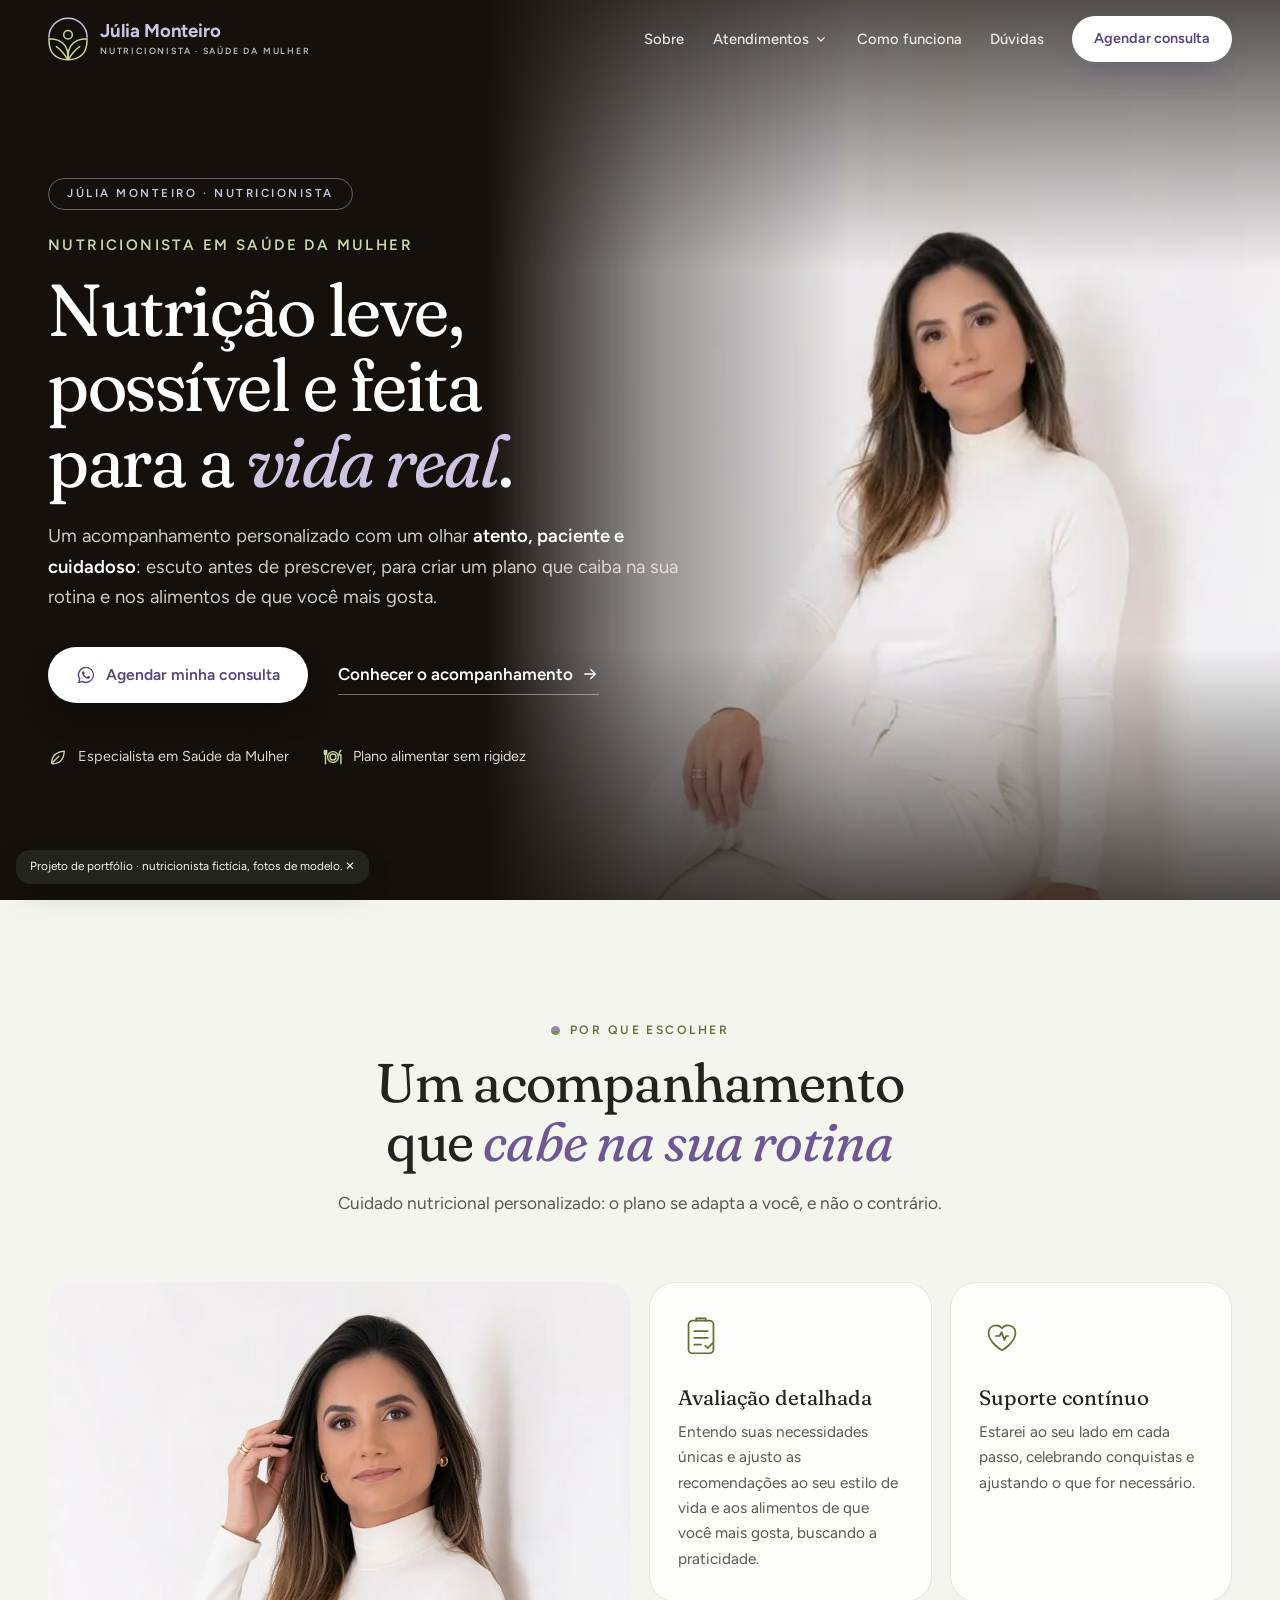
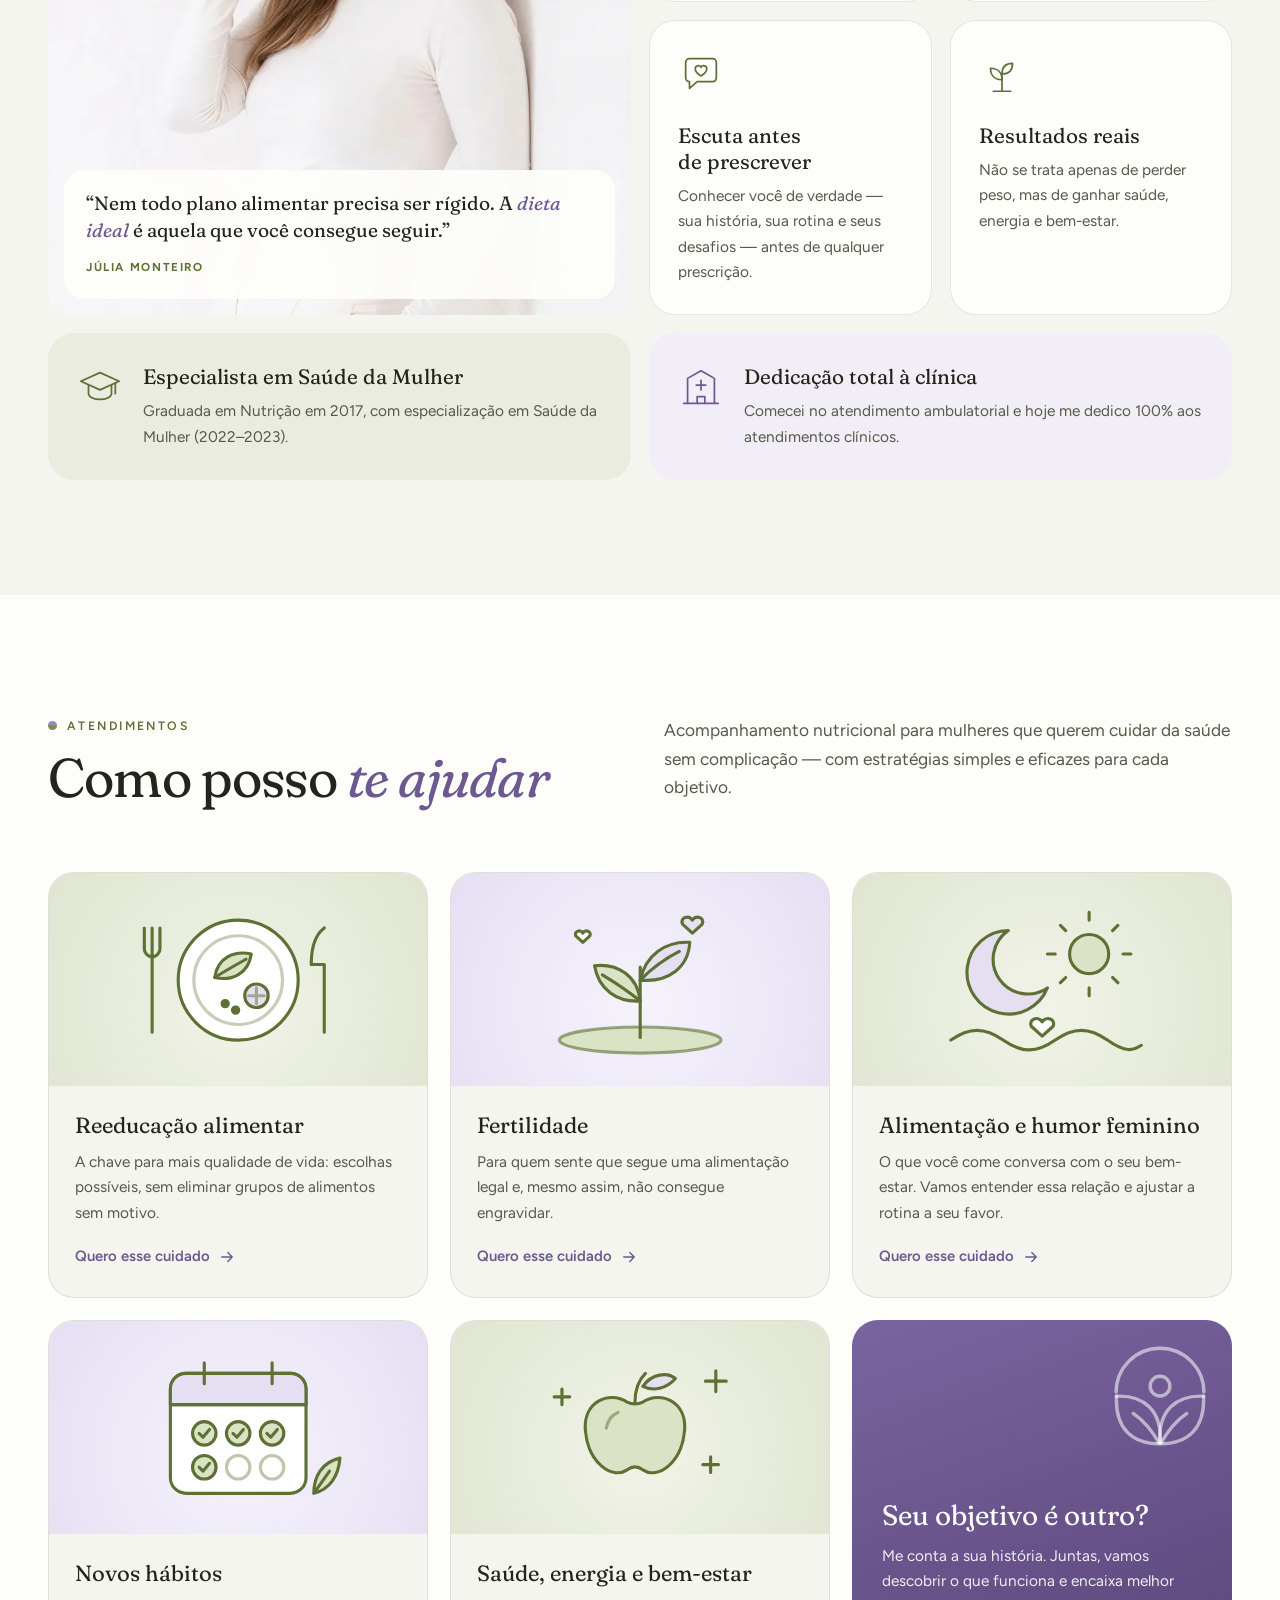
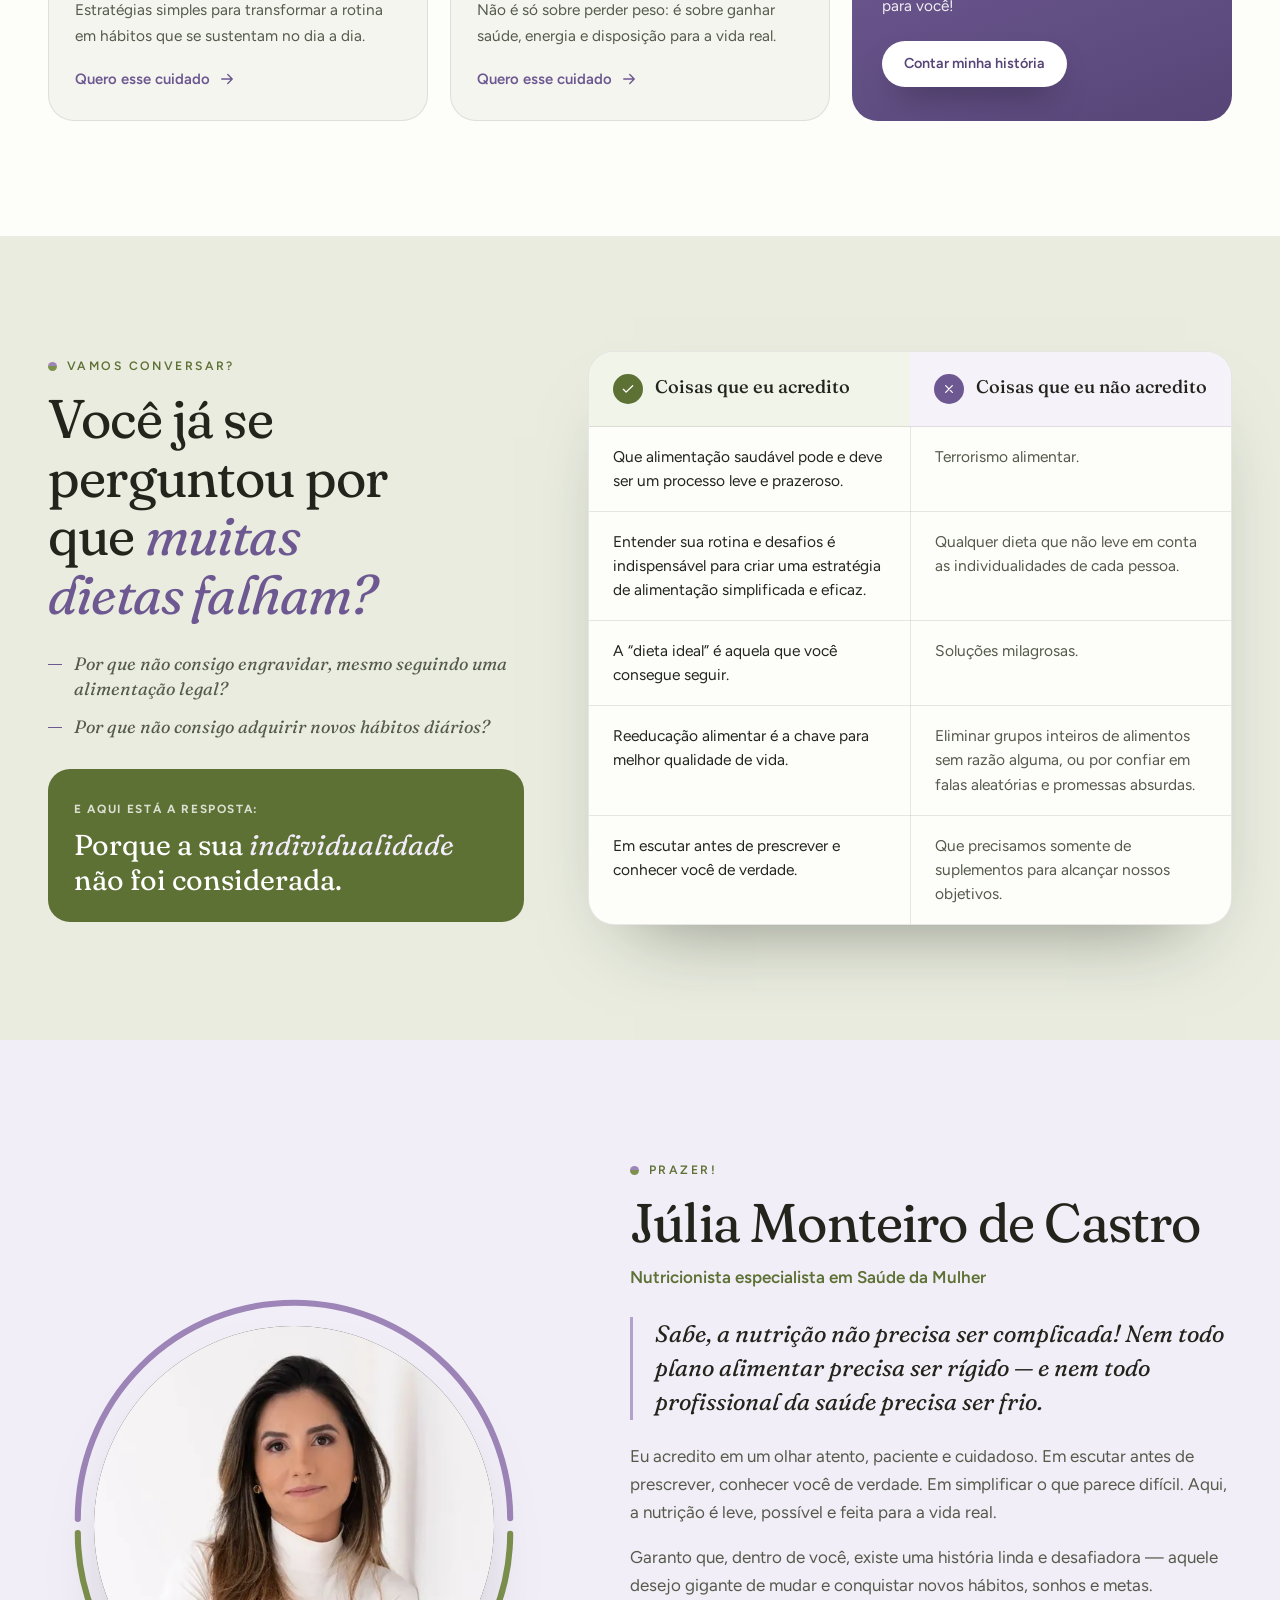
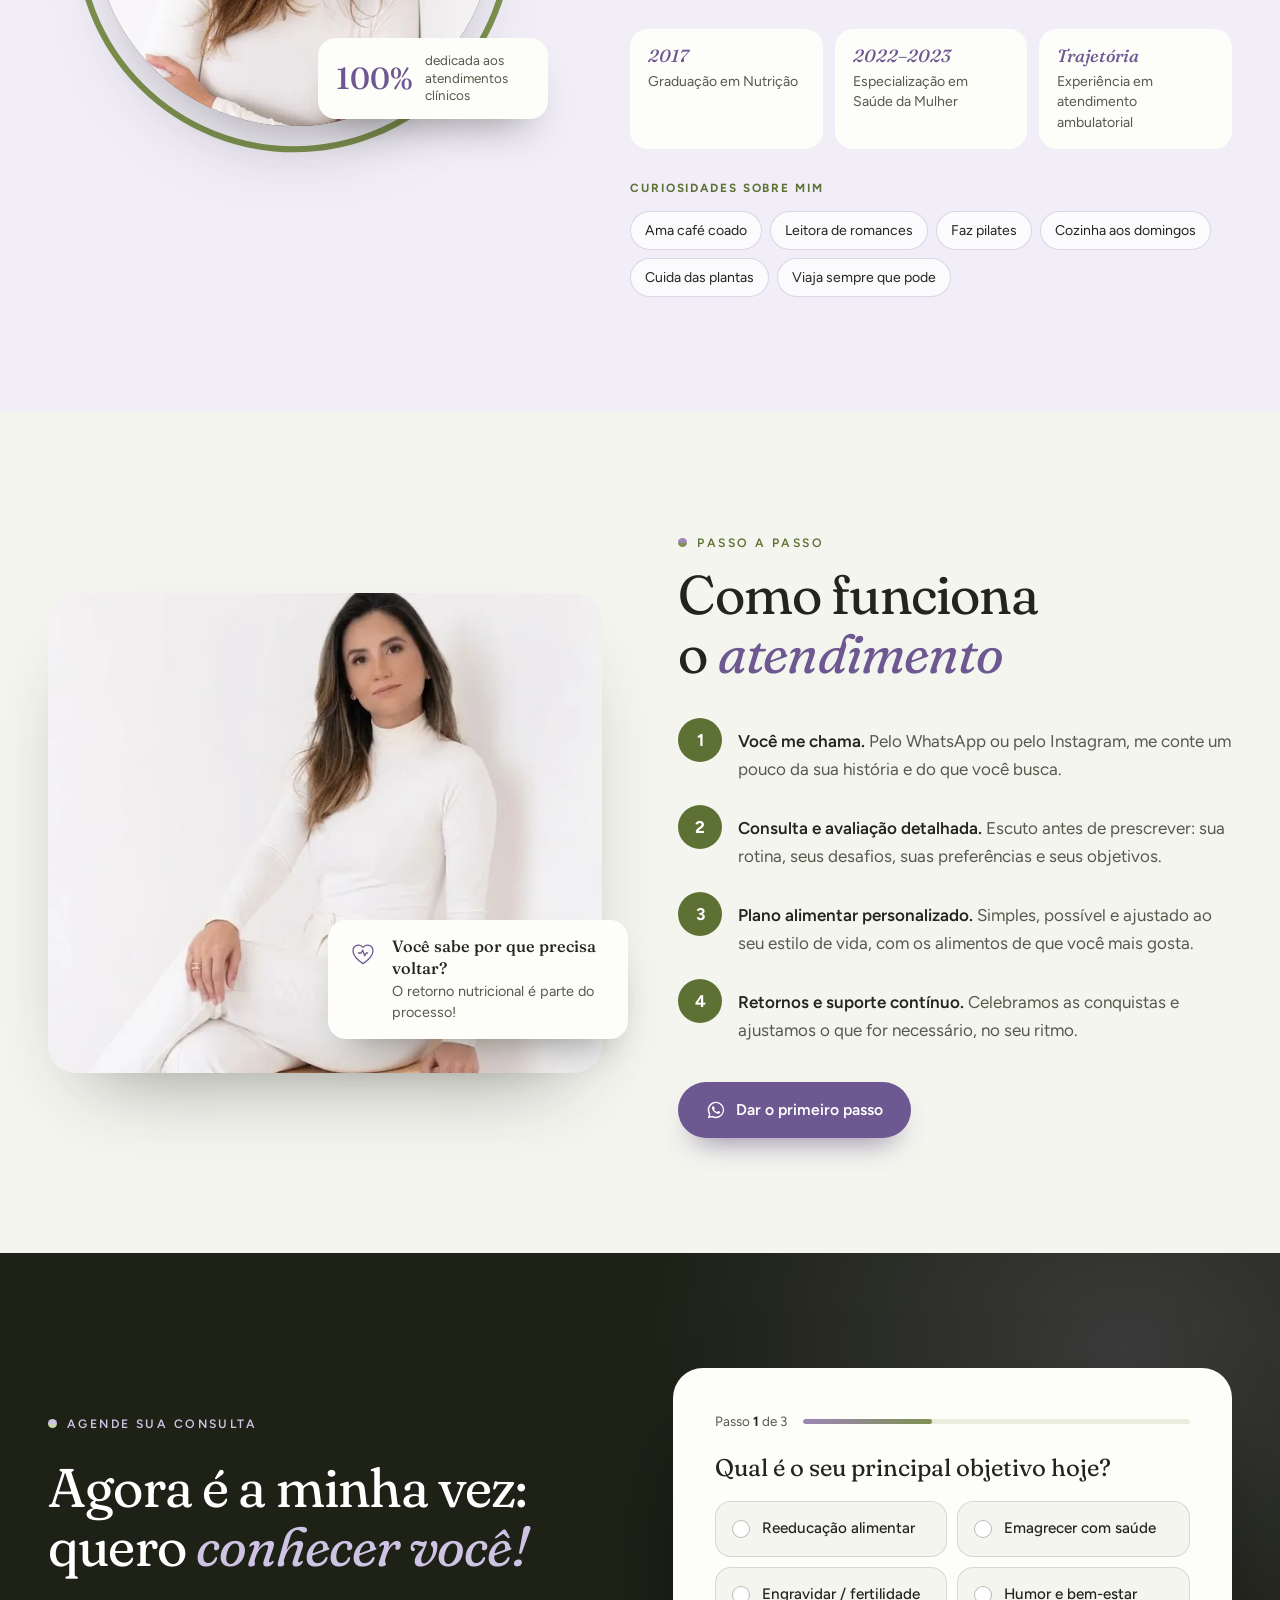
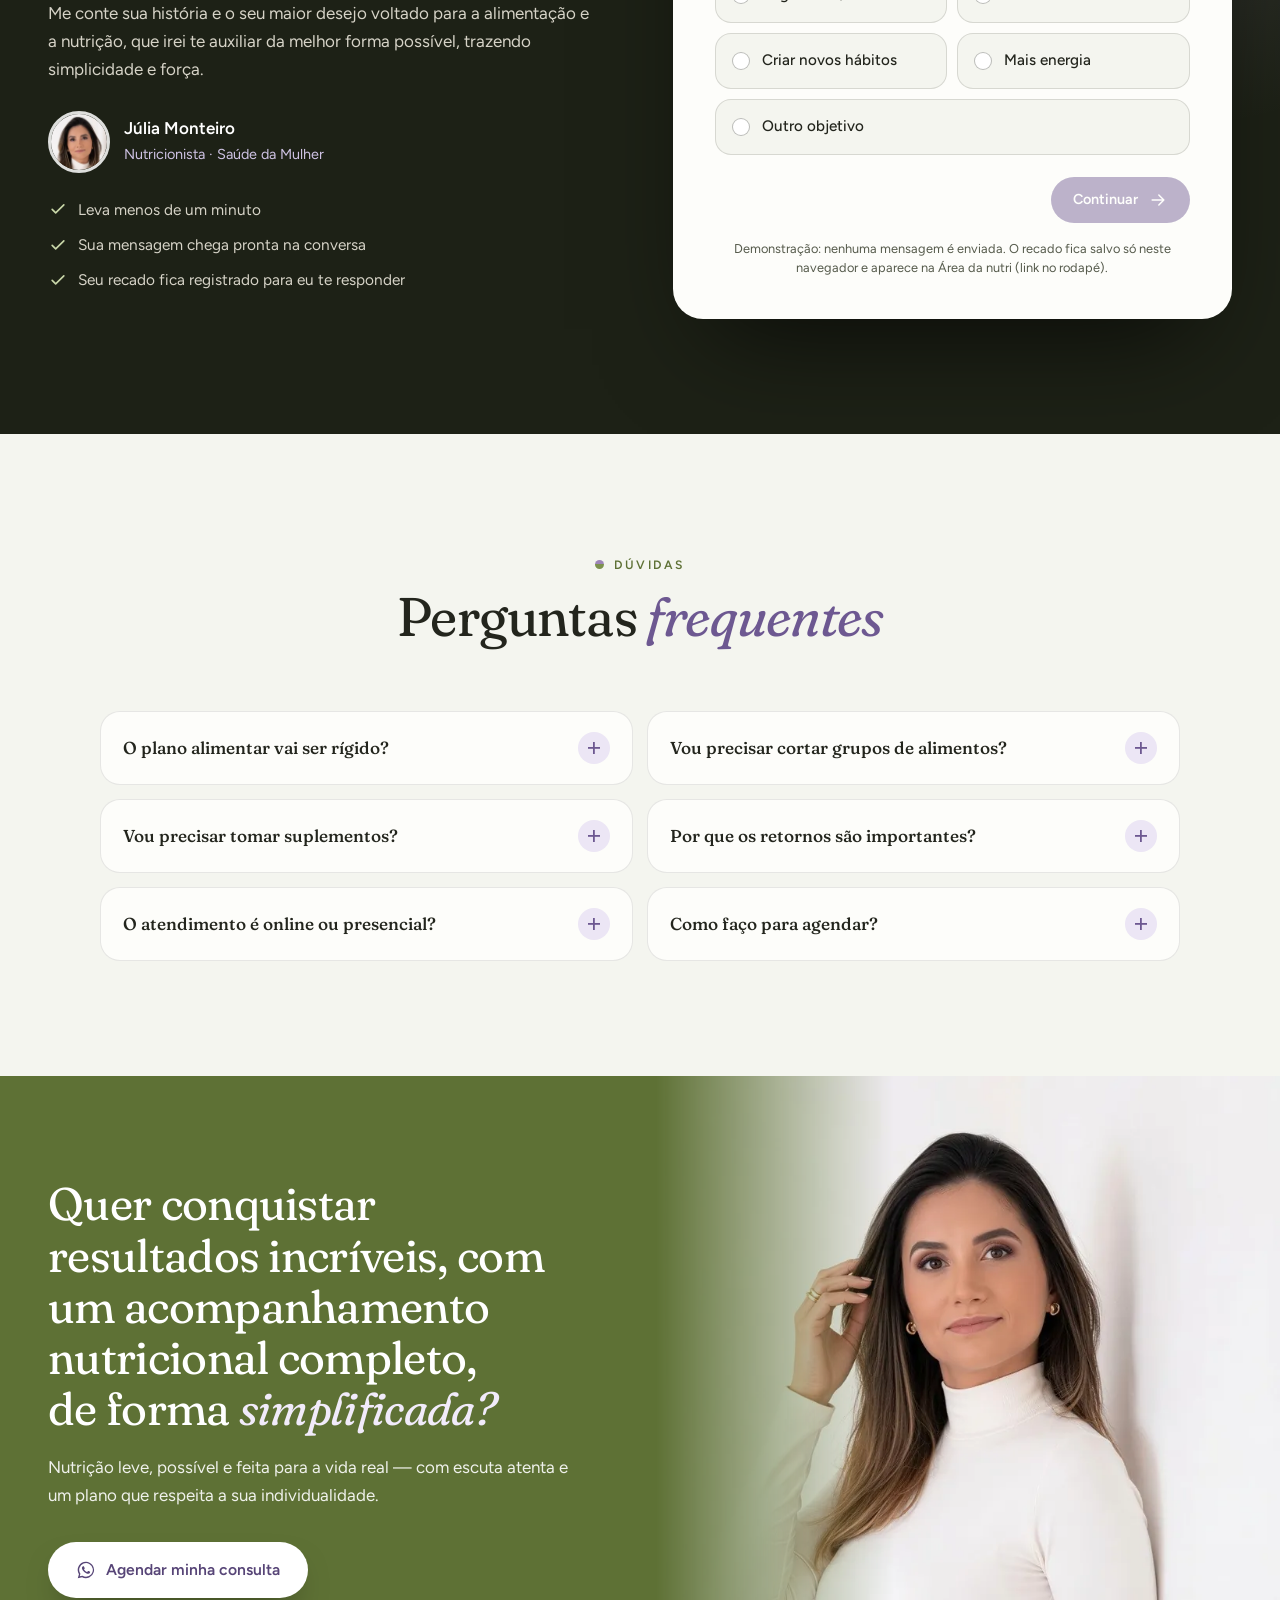
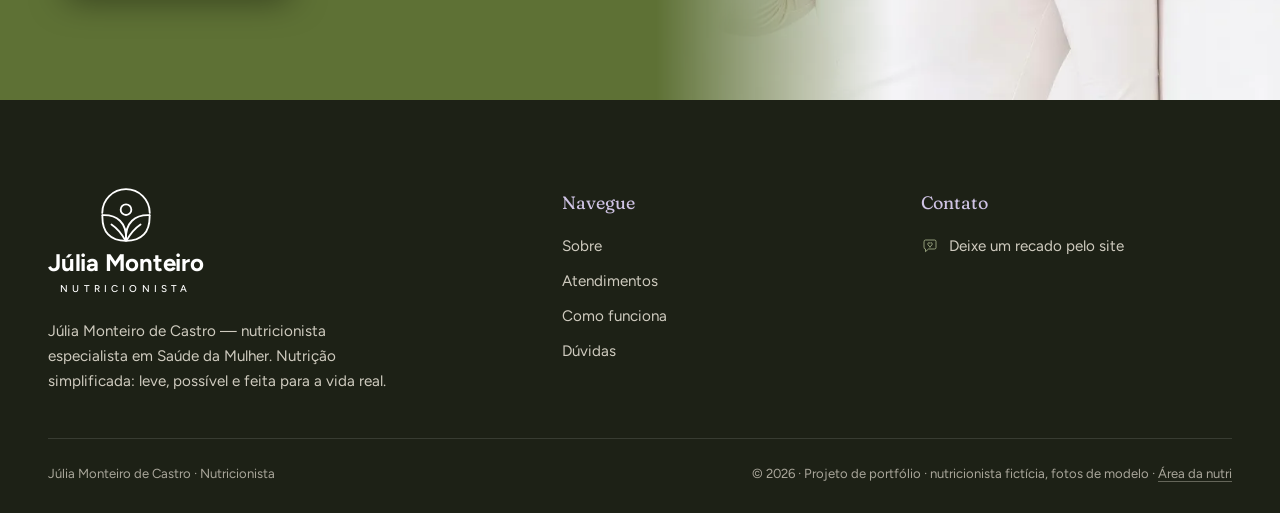
<file: index.html>
<!doctype html>
<html lang="pt-BR">
<head>
  <meta charset="utf-8">
  <meta name="viewport" content="width=device-width, initial-scale=1, viewport-fit=cover">
  <title>Júlia Monteiro | Nutricionista em Saúde da Mulher</title>
  <meta name="description" content="Nutricionista especialista em Saúde da Mulher. Acompanhamento nutricional personalizado, leve e possível, feito para a sua rotina: reeducação alimentar, fertilidade, humor e bem-estar. Agende sua consulta.">
  <!-- Prévia: tirar o noindex quando o site tiver domínio próprio -->
  <meta name="robots" content="noindex, nofollow">
  <meta name="theme-color" content="#15100c">
  <link rel="icon" href="assets/img/favicon.svg" type="image/svg+xml">
  <link rel="apple-touch-icon" href="assets/img/icone-180.png">

  <meta property="og:type" content="website">
  <meta property="og:locale" content="pt_BR">
  <meta property="og:title" content="Júlia Monteiro | Nutricionista em Saúde da Mulher">
  <meta property="og:description" content="Nutrição leve, possível e feita para a vida real. Acompanhamento personalizado com especialista em Saúde da Mulher.">
  <meta property="og:image" content="assets/img/og.jpg">
  <meta property="og:image:width" content="1200">
  <meta property="og:image:height" content="630">
  <meta name="twitter:card" content="summary_large_image">

  <link rel="preconnect" href="https://fonts.googleapis.com">
  <link rel="preconnect" href="https://fonts.gstatic.com" crossorigin>
  <link href="https://fonts.googleapis.com/css2?family=Figtree:ital,wght@0,400;0,500;0,600;0,700;1,400&family=Fraunces:ital,opsz,wght,SOFT@0,9..144,300..600,0..100;1,9..144,300..600,0..100&display=swap" rel="stylesheet">
  <link rel="preload" as="image" href="assets/img/topo.webp" type="image/webp" fetchpriority="high">
  <link rel="stylesheet" href="css/style.css?v=6">

  <script type="application/ld+json">
  {
    "@context": "https://schema.org",
    "@type": "MedicalBusiness",
    "name": "Júlia Monteiro | Nutricionista",
    "description": "Acompanhamento nutricional personalizado com nutricionista especialista em Saúde da Mulher.",
    "medicalSpecialty": "DietNutrition",
    "image": "assets/img/og.jpg",
    "logo": "assets/img/simbolo.svg",
    "founder": {
      "@type": "Person",
      "name": "Júlia Monteiro de Castro",
      "jobTitle": "Nutricionista especialista em Saúde da Mulher"
    }
  }
  </script>
  <script>document.documentElement.classList.add('js')</script>
</head>
<body>
  <svg width="0" height="0" style="position:absolute" aria-hidden="true" focusable="false">
    <symbol id="i-simbolo" viewBox="37.2 29.2 636.5 690.5"><g fill="none" stroke-linecap="round" stroke-linejoin="round" stroke-width="23.5"><path style="stroke:var(--logo-p,#9d85b8)" d="M52 347.5A303.5 303.5 0 0 1 659 347.5"/><g style="stroke:var(--logo-g,#7d914e)"><path d="M54.2 375.8C44.5 594 157.8 705 355.5 705C553.2 705 666.5 594 656.8 375.8"/><path d="M54.2 375.8C234.5 367 372 468.5 355.5 698"/><path d="M656.8 375.8C476.5 367 339 468.5 355.5 698"/><path d="M169.8 495.2C248.5 547.8 303.8 620.8 347.5 699.2"/><path d="M541.2 495.2C462.5 547.8 407.2 620.8 363.5 699.2"/><circle cx="355.5" cy="306.2" r="68.2"/></g></g></symbol>
    <!-- ícones de linha -->
    <symbol id="i-folha" viewBox="0 0 24 24"><path fill="none" stroke="currentColor" stroke-width="1.7" stroke-linecap="round" stroke-linejoin="round" d="M4.5 19.5c0-8 5-13.5 15-14.5-.5 10-6 15-14 15M4.5 19.5 13 11"/></symbol>
    <symbol id="i-check" viewBox="0 0 24 24"><path fill="none" stroke="currentColor" stroke-width="2" stroke-linecap="round" stroke-linejoin="round" d="m5 12.5 4.2 4.2L19 7"/></symbol>
    <symbol id="i-x" viewBox="0 0 24 24"><path fill="none" stroke="currentColor" stroke-width="1.9" stroke-linecap="round" d="M7 7l10 10M17 7 7 17"/></symbol>
    <symbol id="i-seta" viewBox="0 0 24 24"><path fill="none" stroke="currentColor" stroke-width="1.8" stroke-linecap="round" stroke-linejoin="round" d="M5 12h14M13 6l6 6-6 6"/></symbol>
    <symbol id="i-volta" viewBox="0 0 24 24"><path fill="none" stroke="currentColor" stroke-width="1.8" stroke-linecap="round" stroke-linejoin="round" d="M19 12H5M11 6l-6 6 6 6"/></symbol>
    <symbol id="i-baixo" viewBox="0 0 24 24"><path fill="none" stroke="currentColor" stroke-width="1.8" stroke-linecap="round" stroke-linejoin="round" d="m7 10 5 5 5-5"/></symbol>
    <symbol id="i-pin" viewBox="0 0 24 24"><g fill="none" stroke="currentColor" stroke-width="1.7" stroke-linecap="round" stroke-linejoin="round"><path d="M12 21s-6.5-6.1-6.5-11.2a6.5 6.5 0 0 1 13 0C18.5 14.9 12 21 12 21Z"/><circle cx="12" cy="9.8" r="2.4"/></g></symbol>
    <symbol id="i-tela" viewBox="0 0 24 24"><g fill="none" stroke="currentColor" stroke-width="1.7" stroke-linecap="round" stroke-linejoin="round"><rect x="3" y="4.5" width="18" height="12" rx="2.5"/><path d="M9 20h6M12 16.5V20"/></g></symbol>
    <symbol id="i-id" viewBox="0 0 24 24"><g fill="none" stroke="currentColor" stroke-width="1.7" stroke-linecap="round" stroke-linejoin="round"><rect x="3" y="5" width="18" height="14" rx="2.5"/><circle cx="8.5" cy="11" r="2"/><path d="M5.8 16c.6-1.4 1.6-2 2.7-2s2.1.6 2.7 2M14 10h4M14 13.5h3"/></g></symbol>
    <symbol id="i-prato" viewBox="0 0 24 24"><g fill="none" stroke="currentColor" stroke-width="1.7" stroke-linecap="round"><circle cx="12" cy="12" r="6.5"/><circle cx="12" cy="12" r="3.6"/><path d="M3 4v6.5M3 4v16M1.6 4v3.8a1.4 1.4 0 0 0 2.8 0V4M21.5 4c-1.6 1.2-2 3.5-2 5.5h2V20"/></g></symbol>
    <symbol id="i-whats" viewBox="0 0 24 24"><path fill="currentColor" d="M12.04 2a9.9 9.9 0 0 0-8.5 15l-1.4 5 5.1-1.3A9.9 9.9 0 1 0 12.04 2Zm0 18.1a8.2 8.2 0 0 1-4.2-1.15l-.3-.18-3.04.8.81-2.96-.2-.31a8.2 8.2 0 1 1 6.93 3.8Zm4.5-6.14c-.25-.12-1.46-.72-1.69-.8-.23-.08-.39-.12-.55.12-.17.25-.64.8-.78.97-.14.16-.29.18-.53.06a6.7 6.7 0 0 1-3.34-2.92c-.25-.43.25-.4.72-1.34.08-.16.04-.3-.02-.43-.06-.12-.55-1.33-.76-1.82-.2-.48-.4-.41-.55-.42h-.47a.9.9 0 0 0-.65.3 2.7 2.7 0 0 0-.85 2.02 4.7 4.7 0 0 0 .99 2.5 10.8 10.8 0 0 0 4.14 3.66c1.54.66 2.14.72 2.91.6.47-.07 1.46-.6 1.66-1.17.2-.58.2-1.07.15-1.17-.06-.1-.22-.16-.47-.28Z"/></symbol>
    <symbol id="i-insta" viewBox="0 0 24 24"><g fill="none" stroke="currentColor" stroke-width="1.7"><rect x="3.5" y="3.5" width="17" height="17" rx="5"/><circle cx="12" cy="12" r="4"/><circle cx="17.2" cy="6.8" r=".6" fill="currentColor"/></g></symbol>
    <symbol id="i-avaliacao" viewBox="0 0 48 48"><g fill="none" stroke="currentColor" stroke-width="1.8" stroke-linecap="round" stroke-linejoin="round"><rect x="11" y="8" width="26" height="34" rx="4"/><path d="M19 8V5.5h10V8M17 19h14M17 26h14M17 33h7"/><path d="m28.5 34 2.6 2.6 5-5.2"/></g></symbol>
    <symbol id="i-suporte" viewBox="0 0 48 48"><g fill="none" stroke="currentColor" stroke-width="1.8" stroke-linecap="round" stroke-linejoin="round"><path d="M24 39s-14-8.2-14-18.2A7.8 7.8 0 0 1 24 16a7.8 7.8 0 0 1 14 4.8C38 30.8 24 39 24 39Z"/><path d="M17.5 24h4l2-4 3 8 2-4h2"/></g></symbol>
    <symbol id="i-resultado" viewBox="0 0 48 48"><g fill="none" stroke="currentColor" stroke-width="1.8" stroke-linecap="round" stroke-linejoin="round"><path d="M24 42V24"/><path d="M24 30c-8 0-12-5-12-12 8 0 12 5 12 12ZM24 24c0-7 4-11 11-11 0 7-4 11-11 11Z"/><path d="M15 42h18"/></g></symbol>
    <symbol id="i-escuta" viewBox="0 0 48 48"><g fill="none" stroke="currentColor" stroke-width="1.8" stroke-linecap="round" stroke-linejoin="round"><path d="M8 12a4 4 0 0 1 4-4h24a4 4 0 0 1 4 4v16a4 4 0 0 1-4 4H20l-8 7v-7a4 4 0 0 1-4-4Z"/><path d="M24 26s-6-3.4-6-7.4a3.2 3.2 0 0 1 6-1.6 3.2 3.2 0 0 1 6 1.6C30 22.6 24 26 24 26Z"/></g></symbol>
    <symbol id="i-formacao" viewBox="0 0 48 48"><g fill="none" stroke="currentColor" stroke-width="1.8" stroke-linecap="round" stroke-linejoin="round"><path d="m4 18 20-9 20 9-20 9Z"/><path d="M12 22v9c0 3 5.4 6 12 6s12-3 12-6v-9M40 20v11"/></g></symbol>
    <symbol id="i-clinica" viewBox="0 0 48 48"><g fill="none" stroke="currentColor" stroke-width="1.8" stroke-linecap="round" stroke-linejoin="round"><path d="M10 41V15l14-8 14 8v26M6 41h36"/><path d="M24 17v10M19 22h10M20 41v-7h8v7"/></g></symbol>
    <!-- ilustrações dos atendimentos -->
    <symbol id="il-prato" viewBox="0 0 220 150"><g fill="none" stroke="#5e7135" stroke-width="2.4" stroke-linecap="round" stroke-linejoin="round"><circle cx="110" cy="76" r="46" fill="#fff"/><circle cx="110" cy="76" r="34" stroke-opacity=".35"/><path d="M92 74c2-15 15-21 28-18-2 15-15 21-28 18Z" fill="#dbe3c6"/><path d="M92 74c8-5 15-9 24-14"/><circle cx="124" cy="88" r="9" fill="#e6dff2"/><path d="M118 88h12M124 82v12" stroke-opacity=".5"/><circle cx="100" cy="94" r="2.4" fill="#5e7135"/><circle cx="108" cy="99" r="2.4" fill="#5e7135"/><path d="M44 36v80M38 36v16a6 6 0 0 0 12 0V36"/><path d="M176 36c-8 6-10 18-10 28h10v52"/></g></symbol>
    <symbol id="il-broto" viewBox="0 0 220 150"><g fill="none" stroke="#5e7135" stroke-width="2.4" stroke-linecap="round" stroke-linejoin="round"><ellipse cx="110" cy="122" rx="62" ry="10" fill="#dbe3c6" stroke-opacity=".6"/><path d="M110 120V66"/><path d="M110 92c-18 1-32-9-35-27 18-2 33 8 35 27Z" fill="#dbe3c6"/><path d="M110 92c-10-8-19-14-29-20"/><path d="M110 76c4-19 19-30 38-29-1 19-16 31-38 29Z" fill="#e6dff2"/><path d="M110 76c9-9 18-16 30-22"/><path d="M150 30c-2.6-4.2-9.6-2.2-7.6 3l7.6 7 7.6-7c2-5.2-5-7.2-7.6-3Z" fill="#e6dff2"/><path d="M66 40c-1.8-3-6.8-1.6-5.4 2.1L66 47l5.4-4.9c1.4-3.7-3.6-5.1-5.4-2.1Z" fill="#fff"/></g></symbol>
    <symbol id="il-humor" viewBox="0 0 220 150"><g fill="none" stroke="#5e7135" stroke-width="2.4" stroke-linecap="round" stroke-linejoin="round"><path d="M84 38a32 32 0 1 0 30 44 26 26 0 0 1-30-44Z" fill="#e6dff2"/><circle cx="146" cy="56" r="15" fill="#dbe3c6"/><path d="M146 30v-6M146 88v-6M120 56h-6M178 56h-6M128 38l-4-4M168 78l-4-4M164 38l4-4M124 78l4-4"/><path d="M40 122c14-10 26-10 40 0s26 10 40 0 26-10 40 0 20 8 26 4"/><path d="M110 108c-2.8-4.6-10.6-2.4-8.4 3.4l8.4 7.6 8.4-7.6c2.2-5.8-5.6-8-8.4-3.4Z" fill="#fff"/></g></symbol>
    <symbol id="il-habitos" viewBox="0 0 220 150"><g fill="none" stroke="#5e7135" stroke-width="2.4" stroke-linecap="round" stroke-linejoin="round"><rect x="58" y="34" width="104" height="92" rx="12" fill="#fff"/><path d="M58 58h104" /><path d="M70 34h80a12 12 0 0 1 12 12v12H58V46a12 12 0 0 1 12-12Z" fill="#e6dff2"/><path d="M84 26v16M136 26v16"/><circle cx="84" cy="80" r="9" fill="#dbe3c6"/><path d="m80 80 3 3 5-6"/><circle cx="110" cy="80" r="9" fill="#dbe3c6"/><path d="m106 80 3 3 5-6"/><circle cx="136" cy="80" r="9" fill="#dbe3c6"/><path d="m132 80 3 3 5-6"/><circle cx="84" cy="106" r="9" fill="#dbe3c6"/><path d="m80 106 3 3 5-6"/><circle cx="110" cy="106" r="9" stroke-opacity=".4"/><circle cx="136" cy="106" r="9" stroke-opacity=".4"/><path d="M168 126c0-14 7-24 20-27-1 14-8 24-20 27ZM168 126l12-17" fill="#dbe3c6"/></g></symbol>
    <symbol id="il-energia" viewBox="0 0 220 150"><g fill="none" stroke="#5e7135" stroke-width="2.4" stroke-linecap="round" stroke-linejoin="round"><path d="M100 56c-14-9-34 0-32 22 2 24 20 38 32 30 4-3 8-3 12 0 12 8 30-6 32-30 2-22-18-31-32-22-4 2-8 2-12 0Z" fill="#dbe3c6"/><path d="M106 56c0-10 3-17 8-22"/><path d="M112 44c7-10 19-11 25-6-7 8-17 10-25 6Z" fill="#e6dff2"/><path d="M84 76c1-6 4-10 9-12" stroke-opacity=".5"/><path d="M168 32v16M160 40h16M50 46v12M44 52h12M164 98v12M158 104h12"/></g></symbol>
    <symbol id="il-online" viewBox="0 0 220 150"><g fill="none" stroke="#5e7135" stroke-width="2.4" stroke-linecap="round" stroke-linejoin="round"><rect x="48" y="22" width="124" height="84" rx="10" fill="#fff"/><path d="M34 112h152l-9 12H43Z" fill="#dbe3c6"/><circle cx="110" cy="56" r="13" fill="#e6dff2"/><path d="M84 106c3-16 13-25 26-25s23 9 26 25" fill="#e6dff2"/><rect x="138" y="32" width="24" height="17" rx="4" fill="#dbe3c6"/><path d="M60 34h22M60 42h14" stroke-opacity=".45"/><path d="M180 40c-1.6-2.6-6-1.4-4.8 1.8l4.8 4.4 4.8-4.4c1.2-3.2-3.2-4.4-4.8-1.8Z" fill="#e6dff2"/></g></symbol>
  </svg>

  <a class="skip" href="#conteudo">Pular para o conteúdo</a>

  <header class="hdr" id="topo">
    <div class="wrap hdr__in">
      <a class="brand" href="#topo" aria-label="Júlia Monteiro, Nutricionista — início">
        <svg class="brand__sym" aria-hidden="true"><use href="#i-simbolo"/></svg>
        <span class="brand__txt" aria-hidden="true">
          <span class="brand__nome">Júlia Monteiro</span>
          <span class="brand__cargo">Nutricionista · Saúde da Mulher</span>
        </span>
      </a>
      <nav class="nav" id="menu" aria-label="Seções">
        <a href="#sobre">Sobre</a>
        <div class="dd">
          <button class="dd__btn" type="button" aria-expanded="false" aria-controls="dd-atend">Atendimentos <svg aria-hidden="true"><use href="#i-baixo"/></svg></button>
          <div class="dd__panel" id="dd-atend">
            <span class="dd__title">Como posso te ajudar</span>
            <a href="#at-reeducacao">Reeducação alimentar</a>
            <a href="#at-fertilidade">Fertilidade</a>
            <a href="#at-humor">Alimentação e humor</a>
            <a href="#at-habitos">Novos hábitos</a>
            <a href="#at-energia">Saúde, energia e bem-estar</a>
          </div>
        </div>
        <a href="#como-funciona">Como funciona</a>
        <a href="#onde">Onde atendo</a>
        <a href="#duvidas">Dúvidas</a>
        <a class="nav__tel" href="#agendar" data-cta="tel" data-cfg-wrap="whatsapp"><svg aria-hidden="true"><use href="#i-whats"/></svg><span data-cfg="whatsappTexto" data-silent></span></a>
        <a class="btn btn--sm nav__cta" href="#agendar" data-cta="menu">Agendar consulta</a>
      </nav>
      <button class="burger" type="button" aria-expanded="false" aria-controls="menu" aria-label="Abrir menu"><span></span><span></span></button>
    </div>
  </header>

  <main id="conteudo">

    <!-- ===== TOPO (foto em tela cheia) ===== -->
    <section class="hero" aria-labelledby="hero-t">
      <picture class="hero__bg">
        <source srcset="assets/img/topo.webp" type="image/webp">
        <img src="assets/img/topo.jpg" width="700" height="1193" alt="Foto ilustrativa: modelo de roupa clara sentada num banquinho de madeira" fetchpriority="high">
      </picture>
      <div class="wrap hero__in">
        <p class="pill">Júlia Monteiro · Nutricionista</p>
        <h1 id="hero-t" class="hero__h">
          <span class="hero__kicker">Nutricionista em Saúde da Mulher</span>
          Nutrição leve, possível e feita para a <em>vida real</em>.
        </h1>
        <p class="hero__lead">Um acompanhamento personalizado com um olhar <strong>atento, paciente e cuidadoso</strong>: escuto antes de prescrever, para criar um plano que caiba na sua rotina e nos alimentos de que você mais gosta.</p>
        <div class="hero__ctas">
          <a class="btn btn--white" href="#agendar" data-cta="topo"><svg class="btn__ic" aria-hidden="true"><use href="#i-whats"/></svg>Agendar minha consulta</a>
          <a class="hero__link" href="#por-que">Conhecer o acompanhamento <svg aria-hidden="true"><use href="#i-seta"/></svg></a>
        </div>
        <ul class="badges" aria-label="Destaques">
          <li><svg aria-hidden="true"><use href="#i-folha"/></svg>Especialista em Saúde da Mulher</li>
          <li><svg aria-hidden="true"><use href="#i-prato"/></svg>Plano alimentar sem rigidez</li>
          <li><svg aria-hidden="true"><use href="#i-tela"/></svg><span>Atendimento: <span data-cfg="atendimentoCurto"></span></span></li>
          <li><svg aria-hidden="true"><use href="#i-id"/></svg><span>Nutricionista · <span data-cfg="crn"></span></span></li>
        </ul>
      </div>
    </section>

    <!-- ===== POR QUE ESCOLHER (mosaico) ===== -->
    <section class="sec por-que" id="por-que" aria-labelledby="pq-t">
      <div class="wrap">
        <header class="sec-head sec-head--center">
          <p class="kicker reveal">Por que escolher</p>
          <h2 id="pq-t" class="h2 reveal">Um acompanhamento que <em>cabe na sua rotina</em></h2>
          <p class="sec-head__sub reveal">Cuidado nutricional personalizado: o plano se adapta a você, e não o contrário.</p>
        </header>
        <div class="bento">
          <figure class="tile tile--photo reveal">
            <picture>
              <source srcset="assets/img/mosaico.webp" type="image/webp">
              <img src="assets/img/mosaico.jpg" width="900" height="1268" alt="Foto ilustrativa: modelo sorrindo, encostada numa parede clara, com a mão no cabelo" loading="lazy">
            </picture>
            <figcaption>
              <p>“Nem todo plano alimentar precisa ser rígido. A <em>dieta ideal</em> é aquela que você consegue seguir.”</p>
              <span>Júlia Monteiro</span>
            </figcaption>
          </figure>
          <article class="tile reveal">
            <svg class="tile__ic" aria-hidden="true"><use href="#i-avaliacao"/></svg>
            <h3>Avaliação detalhada</h3>
            <p>Entendo suas necessidades únicas e ajusto as recomendações ao seu estilo de vida e aos alimentos de que você mais gosta, buscando a praticidade.</p>
          </article>
          <article class="tile reveal">
            <svg class="tile__ic" aria-hidden="true"><use href="#i-suporte"/></svg>
            <h3>Suporte contínuo</h3>
            <p>Estarei ao seu lado em cada passo, celebrando conquistas e ajustando o que for necessário.</p>
          </article>
          <article class="tile reveal">
            <svg class="tile__ic" aria-hidden="true"><use href="#i-escuta"/></svg>
            <h3>Escuta antes de prescrever</h3>
            <p>Conhecer você de verdade — sua história, sua rotina e seus desafios — antes de qualquer prescrição.</p>
          </article>
          <article class="tile reveal">
            <svg class="tile__ic" aria-hidden="true"><use href="#i-resultado"/></svg>
            <h3>Resultados reais</h3>
            <p>Não se trata apenas de perder peso, mas de ganhar saúde, energia e bem-estar.</p>
          </article>
          <article class="tile tile--wide tile--sage reveal">
            <svg class="tile__ic" aria-hidden="true"><use href="#i-formacao"/></svg>
            <div>
              <h3>Especialista em Saúde da Mulher</h3>
              <p>Graduada em Nutrição em 2017, com especialização em Saúde da Mulher (2022–2023).</p>
            </div>
          </article>
          <article class="tile tile--wide tile--lav reveal">
            <svg class="tile__ic" aria-hidden="true"><use href="#i-clinica"/></svg>
            <div>
              <h3>Dedicação total à clínica</h3>
              <p>Comecei no atendimento ambulatorial e hoje me dedico 100% aos atendimentos clínicos.</p>
            </div>
          </article>
        </div>
      </div>
    </section>

    <!-- ===== ATENDIMENTOS ===== -->
    <section class="sec atend" id="atendimentos" aria-labelledby="at-t">
      <div class="wrap">
        <header class="sec-head sec-head--split">
          <div>
            <p class="kicker reveal">Atendimentos</p>
            <h2 id="at-t" class="h2 reveal">Como posso <em>te ajudar</em></h2>
          </div>
          <p class="sec-head__sub reveal">Acompanhamento nutricional para mulheres que querem cuidar da saúde sem complicação — com estratégias simples e eficazes para cada objetivo.</p>
        </header>
        <div class="cards">
          <article class="card reveal" id="at-reeducacao">
            <div class="card__art card__art--sage"><svg aria-hidden="true"><use href="#il-prato"/></svg></div>
            <div class="card__body">
              <h3>Reeducação alimentar</h3>
              <p>A chave para mais qualidade de vida: escolhas possíveis, sem eliminar grupos de alimentos sem motivo.</p>
              <a class="card__link" href="#agendar" data-objetivo="Reeducação alimentar">Quero esse cuidado <svg aria-hidden="true"><use href="#i-seta"/></svg></a>
            </div>
          </article>
          <article class="card reveal" id="at-fertilidade">
            <div class="card__art card__art--lav"><svg aria-hidden="true"><use href="#il-broto"/></svg></div>
            <div class="card__body">
              <h3>Fertilidade</h3>
              <p>Para quem sente que segue uma alimentação legal e, mesmo assim, não consegue engravidar.</p>
              <a class="card__link" href="#agendar" data-objetivo="Engravidar / fertilidade">Quero esse cuidado <svg aria-hidden="true"><use href="#i-seta"/></svg></a>
            </div>
          </article>
          <article class="card reveal" id="at-humor">
            <div class="card__art card__art--sage"><svg aria-hidden="true"><use href="#il-humor"/></svg></div>
            <div class="card__body">
              <h3>Alimentação e humor feminino</h3>
              <p>O que você come conversa com o seu bem-estar. Vamos entender essa relação e ajustar a rotina a seu favor.</p>
              <a class="card__link" href="#agendar" data-objetivo="Humor e bem-estar">Quero esse cuidado <svg aria-hidden="true"><use href="#i-seta"/></svg></a>
            </div>
          </article>
          <article class="card reveal" id="at-habitos">
            <div class="card__art card__art--lav"><svg aria-hidden="true"><use href="#il-habitos"/></svg></div>
            <div class="card__body">
              <h3>Novos hábitos</h3>
              <p>Estratégias simples para transformar a rotina em hábitos que se sustentam no dia a dia.</p>
              <a class="card__link" href="#agendar" data-objetivo="Criar novos hábitos">Quero esse cuidado <svg aria-hidden="true"><use href="#i-seta"/></svg></a>
            </div>
          </article>
          <article class="card reveal" id="at-energia">
            <div class="card__art card__art--sage"><svg aria-hidden="true"><use href="#il-energia"/></svg></div>
            <div class="card__body">
              <h3>Saúde, energia e bem-estar</h3>
              <p>Não é só sobre perder peso: é sobre ganhar saúde, energia e disposição para a vida real.</p>
              <a class="card__link" href="#agendar" data-objetivo="Mais energia e bem-estar">Quero esse cuidado <svg aria-hidden="true"><use href="#i-seta"/></svg></a>
            </div>
          </article>
          <article class="card card--cta reveal">
            <svg class="card--cta__sym" aria-hidden="true"><use href="#i-simbolo"/></svg>
            <h3>Seu objetivo é outro?</h3>
            <p>Me conta a sua história. Juntas, vamos descobrir o que funciona e encaixa melhor para você!</p>
            <a class="btn btn--white btn--sm" href="#agendar" data-objetivo="Outro objetivo">Contar minha história</a>
          </article>
        </div>
      </div>
    </section>

    <!-- ===== DIETAS × ACREDITO ===== -->
    <section class="sec crencas" id="crencas" aria-labelledby="cr-t">
      <div class="wrap crencas__grid">
        <div class="crencas__head">
          <p class="kicker reveal">Vamos conversar?</p>
          <h2 id="cr-t" class="h2 reveal">Você já se perguntou por que <em>muitas dietas falham?</em></h2>
          <ul class="duvidas-dor reveal">
            <li>Por que não consigo engravidar, mesmo seguindo uma alimentação legal?</li>
            <li>Por que não consigo adquirir novos hábitos diários?</li>
          </ul>
          <div class="resposta reveal">
            <span>E aqui está a resposta:</span>
            <p>Porque a sua <em>individualidade</em> não foi considerada.</p>
          </div>
        </div>
        <div class="compare reveal">
          <table>
            <caption class="sr-only">No que a Júlia acredita e no que não acredita</caption>
            <thead>
              <tr>
                <th scope="col"><span class="compare__ic compare__ic--sim"><svg aria-hidden="true"><use href="#i-check"/></svg></span>Coisas que eu acredito</th>
                <th scope="col"><span class="compare__ic compare__ic--nao"><svg aria-hidden="true"><use href="#i-x"/></svg></span>Coisas que eu não acredito</th>
              </tr>
            </thead>
            <tbody>
              <tr><td>Que alimentação saudável pode e deve ser um processo leve e prazeroso.</td><td>Terrorismo alimentar.</td></tr>
              <tr><td>Entender sua rotina e desafios é indispensável para criar uma estratégia de alimentação simplificada e eficaz.</td><td>Qualquer dieta que não leve em conta as individualidades de cada pessoa.</td></tr>
              <tr><td>A “dieta ideal” é aquela que você consegue seguir.</td><td>Soluções milagrosas.</td></tr>
              <tr><td>Reeducação alimentar é a chave para melhor qualidade de vida.</td><td>Eliminar grupos inteiros de alimentos sem razão alguma, ou por confiar em falas aleatórias e promessas absurdas.</td></tr>
              <tr><td>Em escutar antes de prescrever e conhecer você de verdade.</td><td>Que precisamos somente de suplementos para alcançar nossos objetivos.</td></tr>
            </tbody>
          </table>
        </div>
      </div>
    </section>

    <!-- ===== SOBRE ===== -->
    <section class="sec sobre" id="sobre" aria-labelledby="sobre-t">
      <div class="wrap sobre__grid">
        <figure class="retrato reveal">
          <svg class="retrato__anel" viewBox="0 0 200 200" aria-hidden="true">
            <path class="retrato__p" pathLength="1" d="M8 97 A92 92 0 0 1 192 97"/>
            <path class="retrato__g" pathLength="1" d="M8 103 A92 92 0 0 0 192 103"/>
          </svg>
          <div class="retrato__foto">
            <picture>
              <source srcset="assets/img/sobre.webp" type="image/webp">
              <img src="assets/img/sobre.jpg" width="540" height="761" alt="Foto ilustrativa: modelo de blusa branca com os braços cruzados" loading="lazy">
            </picture>
          </div>
          <figcaption class="retrato__selo"><b>100%</b><span>dedicada aos atendimentos clínicos</span></figcaption>
        </figure>
        <div class="sobre__txt">
          <p class="kicker reveal">Prazer!</p>
          <h2 id="sobre-t" class="h2 reveal">Júlia Monteiro de Castro</h2>
          <p class="sobre__cargo reveal">Nutricionista especialista em Saúde da Mulher<span class="crn" data-cfg="crn" data-prefix=" · "></span></p>
          <blockquote class="sobre__quote reveal">Sabe, a nutrição não precisa ser complicada! Nem todo plano alimentar precisa ser rígido — e nem todo profissional da saúde precisa ser frio.</blockquote>
          <p class="reveal">Eu acredito em um olhar atento, paciente e cuidadoso. Em escutar antes de prescrever, conhecer você de verdade. Em simplificar o que parece difícil. Aqui, a nutrição é leve, possível e feita para a vida real.</p>
          <p class="reveal">Garanto que, dentro de você, existe uma história linda e desafiadora — aquele desejo gigante de mudar e conquistar novos hábitos, sonhos e metas.</p>
          <dl class="fatos reveal">
            <div><dt>2017</dt><dd>Graduação em Nutrição</dd></div>
            <div><dt>2022–2023</dt><dd>Especialização em Saúde da Mulher</dd></div>
            <div><dt>Trajetória</dt><dd>Experiência em atendimento ambulatorial</dd></div>
          </dl>
          <div class="curiosidades reveal">
            <span class="curiosidades__t">Curiosidades sobre mim</span>
            <ul>
              <li>Ama café coado</li><li>Leitora de romances</li><li>Faz pilates</li><li>Cozinha aos domingos</li><li>Cuida das plantas</li><li>Viaja sempre que pode</li>
            </ul>
          </div>
        </div>
      </div>
    </section>

    <!-- ===== COMO FUNCIONA ===== -->
    <section class="sec funciona" id="como-funciona" aria-labelledby="func-t">
      <div class="wrap funciona__grid">
        <figure class="funciona__foto reveal">
          <picture>
            <source srcset="assets/img/funciona.webp" type="image/webp">
            <img src="assets/img/funciona.jpg" width="700" height="610" alt="Foto ilustrativa: modelo sentada, sorrindo, com as mãos sobre o joelho" loading="lazy">
          </picture>
          <figcaption class="funciona__nota">
            <svg aria-hidden="true"><use href="#i-suporte"/></svg>
            <span><b>Você sabe por que precisa voltar?</b> O retorno nutricional é parte do processo!</span>
          </figcaption>
        </figure>
        <div>
          <p class="kicker reveal">Passo a passo</p>
          <h2 id="func-t" class="h2 reveal">Como funciona o <em>atendimento</em></h2>
          <ol class="passos">
            <li class="reveal"><span class="passo__n">1</span><p><b>Você me chama.</b> Pelo WhatsApp ou pelo Instagram, me conte um pouco da sua história e do que você busca.</p></li>
            <li class="reveal"><span class="passo__n">2</span><p><b>Consulta e avaliação detalhada.</b> Escuto antes de prescrever: sua rotina, seus desafios, suas preferências e seus objetivos.</p></li>
            <li class="reveal"><span class="passo__n">3</span><p><b>Plano alimentar personalizado.</b> Simples, possível e ajustado ao seu estilo de vida, com os alimentos de que você mais gosta.</p></li>
            <li class="reveal"><span class="passo__n">4</span><p><b>Retornos e suporte contínuo.</b> Celebramos as conquistas e ajustamos o que for necessário, no seu ritmo.</p></li>
          </ol>
          <a class="btn reveal" href="#agendar" data-cta="passos"><svg class="btn__ic" aria-hidden="true"><use href="#i-whats"/></svg>Dar o primeiro passo</a>
        </div>
      </div>
    </section>

    <!-- ===== AGENDAR (quiz em 3 passos) ===== -->
    <section class="sec agendar" id="agendar" aria-labelledby="ag-t">
      <div class="wrap agendar__grid">
        <div class="agendar__txt">
          <p class="kicker kicker--light reveal">Agende sua consulta</p>
          <h2 id="ag-t" class="h2 reveal">Agora é a minha vez: quero <em>conhecer você!</em></h2>
          <p class="reveal">Me conte sua história e o seu maior desejo voltado para a alimentação e a nutrição, que irei te auxiliar da melhor forma possível, trazendo simplicidade e força.</p>
          <div class="perfil reveal">
            <picture>
              <source srcset="assets/img/avatar.webp" type="image/webp">
              <img src="assets/img/avatar.jpg" width="240" height="240" alt="" loading="lazy">
            </picture>
            <div><b>Júlia Monteiro</b><span>Nutricionista · Saúde da Mulher</span></div>
          </div>
          <ul class="agendar__lista reveal">
            <li><svg aria-hidden="true"><use href="#i-check"/></svg>Leva menos de um minuto</li>
            <li><svg aria-hidden="true"><use href="#i-check"/></svg>Sua mensagem chega pronta na conversa</li>
            <li><svg aria-hidden="true"><use href="#i-check"/></svg>Seu recado fica registrado para eu te responder</li>
          </ul>
        </div>

        <form class="quiz reveal" id="quiz" novalidate>
          <div class="quiz__top" aria-hidden="true">
            <span>Passo <b data-step-n>1</b> de 3</span>
            <span class="quiz__bar"><i></i></span>
          </div>

          <fieldset class="quiz__step" data-step="1">
            <legend tabindex="-1">Qual é o seu principal objetivo hoje?</legend>
            <div class="opts">
              <label class="opt"><input type="radio" name="objetivo" value="Reeducação alimentar"><span>Reeducação alimentar</span></label>
              <label class="opt"><input type="radio" name="objetivo" value="Emagrecer com saúde"><span>Emagrecer com saúde</span></label>
              <label class="opt"><input type="radio" name="objetivo" value="Engravidar / fertilidade"><span>Engravidar / fertilidade</span></label>
              <label class="opt"><input type="radio" name="objetivo" value="Humor e bem-estar"><span>Humor e bem-estar</span></label>
              <label class="opt"><input type="radio" name="objetivo" value="Criar novos hábitos"><span>Criar novos hábitos</span></label>
              <label class="opt"><input type="radio" name="objetivo" value="Mais energia e bem-estar"><span>Mais energia</span></label>
              <label class="opt opt--full"><input type="radio" name="objetivo" value="Outro objetivo"><span>Outro objetivo</span></label>
            </div>
            <div class="quiz__nav"><span></span><button class="btn btn--sm" type="button" data-next>Continuar <svg class="btn__ic" aria-hidden="true"><use href="#i-seta"/></svg></button></div>
          </fieldset>

          <fieldset class="quiz__step" data-step="2">
            <legend tabindex="-1">Como tem sido a sua relação com dietas?</legend>
            <div class="opts opts--list">
              <label class="opt"><input type="radio" name="dietas" value="Já fiz várias dietas e não consegui manter"><span>Já fiz várias dietas e não consegui manter</span></label>
              <label class="opt"><input type="radio" name="dietas" value="Comecei algumas vezes, mas parei no meio"><span>Comecei algumas vezes, mas parei no meio</span></label>
              <label class="opt"><input type="radio" name="dietas" value="Nunca fiz acompanhamento nutricional"><span>Nunca fiz acompanhamento nutricional</span></label>
              <label class="opt"><input type="radio" name="dietas" value="Prefiro contar na consulta"><span>Prefiro contar na consulta</span></label>
            </div>
            <div class="quiz__nav"><button class="quiz__back" type="button" data-back><svg aria-hidden="true"><use href="#i-volta"/></svg>Voltar</button><button class="btn btn--sm" type="button" data-next>Continuar <svg class="btn__ic" aria-hidden="true"><use href="#i-seta"/></svg></button></div>
          </fieldset>

          <fieldset class="quiz__step" data-step="3">
            <legend tabindex="-1">Para eu te conhecer melhor</legend>
            <div class="chips" id="modalidade" hidden>
              <span class="chips__t">Como prefere ser atendida?</span>
            </div>
            <label class="field"><span>Seu nome</span><input type="text" name="nome" autocomplete="given-name" maxlength="60" placeholder="Como posso te chamar?"></label>
            <label class="field"><span>Seu WhatsApp <i>(opcional, para eu te responder)</i></span><input type="tel" name="telefone" autocomplete="tel" inputmode="tel" maxlength="20" placeholder="(11) 91234-5678"></label>
            <label class="field"><span>Quer me contar algo mais? <i>(opcional)</i></span><textarea name="historia" rows="3" maxlength="600" placeholder="Sua rotina, o que mais deseja mudar…"></textarea></label>
            <div class="quiz__nav"><button class="quiz__back" type="button" data-back><svg aria-hidden="true"><use href="#i-volta"/></svg>Voltar</button><button class="btn" type="submit"><svg class="btn__ic" aria-hidden="true" data-form-ic><use href="#i-whats"/></svg><span data-form-label>Enviar pelo WhatsApp</span></button></div>
          </fieldset>

          <p class="quiz__erro" role="alert" aria-live="assertive"></p>
          <p class="quiz__nota" data-form-nota>Sua mensagem abre direto na conversa com a nutricionista.</p>
        </form>
      </div>
    </section>

    <!-- ===== ONDE ATENDO ===== -->
    <section class="sec onde" id="onde" aria-labelledby="onde-t">
      <div class="wrap">
        <header class="sec-head sec-head--center">
          <p class="kicker reveal">Onde atendo</p>
          <h2 id="onde-t" class="h2 reveal">Onde e como eu <em>atendo</em></h2>
          <p class="sec-head__sub reveal" data-onde-sub>As opções de atendimento serão confirmadas em breve. Me chame para saber mais.</p>
        </header>
        <div class="onde__grid" data-onde></div>
      </div>
    </section>

    <!-- ===== DÚVIDAS ===== -->
    <section class="sec duvidas" id="duvidas" aria-labelledby="duv-t">
      <div class="wrap">
        <header class="sec-head sec-head--center">
          <p class="kicker reveal">Dúvidas</p>
          <h2 id="duv-t" class="h2 reveal">Perguntas <em>frequentes</em></h2>
        </header>
        <div class="faq">
          <details class="reveal"><summary>O plano alimentar vai ser rígido?</summary><p>Não. Nem todo plano alimentar precisa ser rígido! A “dieta ideal” é aquela que você consegue seguir — por isso o plano é montado a partir da sua rotina, dos seus desafios e dos alimentos de que você mais gosta.</p></details>
          <details class="reveal"><summary>Vou precisar cortar grupos de alimentos?</summary><p>Não sem uma razão. Eliminar grupos inteiros de alimentos sem motivo, por falas aleatórias ou promessas absurdas, não faz parte do meu trabalho.</p></details>
          <details class="reveal"><summary>Vou precisar tomar suplementos?</summary><p>Suplemento não é atalho nem solução milagrosa. A base do acompanhamento é a sua alimentação do dia a dia; qualquer outra indicação é avaliada individualmente.</p></details>
          <details class="reveal"><summary>Por que os retornos são importantes?</summary><p>Porque o retorno nutricional é parte do processo. É nele que acompanhamos a sua evolução, celebramos as conquistas e ajustamos o que for necessário.</p></details>
          <details class="reveal"><summary>O atendimento é online ou presencial?</summary><p><span data-cfg="atendimentoFaq">Me chama no WhatsApp ou no Instagram que eu te explico as opções de atendimento disponíveis.</span></p></details>
          <details class="reveal"><summary>Como faço para agendar?</summary><p>É só responder às três perguntinhas em “Agende sua consulta” e enviar a mensagem — ou tocar em “Agendar consulta” em qualquer parte do site. Eu te respondo para combinarmos o melhor horário.</p></details>
        </div>
      </div>
    </section>

    <!-- ===== FAIXA FINAL ===== -->
    <section class="final" aria-labelledby="final-t">
      <div class="wrap final__in">
        <div class="final__txt">
          <h2 id="final-t" class="h2">Quer conquistar resultados incríveis, com um acompanhamento nutricional completo, de forma <em>simplificada?</em></h2>
          <p>Nutrição leve, possível e feita para a vida real — com escuta atenta e um plano que respeita a sua individualidade.</p>
          <a class="btn btn--white" href="#agendar" data-cta="final"><svg class="btn__ic" aria-hidden="true"><use href="#i-whats"/></svg>Agendar minha consulta</a>
        </div>
      </div>
      <picture class="final__foto">
        <source srcset="assets/img/final.webp" type="image/webp">
        <img src="assets/img/final.jpg" width="800" height="800" alt="" loading="lazy">
      </picture>
    </section>
  </main>

  <footer class="rodape">
    <div class="wrap rodape__grid">
      <div class="rodape__marca">
        <span class="rodape__logo" role="img" aria-label="Júlia Monteiro — Nutricionista">
          <svg aria-hidden="true"><use href="#i-simbolo"/></svg>
          <b aria-hidden="true">Júlia Monteiro</b>
          <small aria-hidden="true">Nutricionista</small>
        </span>
        <p>Júlia Monteiro de Castro — nutricionista especialista em Saúde da Mulher. Nutrição simplificada: leve, possível e feita para a vida real.</p>
      </div>
      <div>
        <h3>Navegue</h3>
        <nav class="rodape__nav" aria-label="Rodapé">
          <a href="#sobre">Sobre</a>
          <a href="#atendimentos">Atendimentos</a>
          <a href="#como-funciona">Como funciona</a>
          <a href="#onde">Onde atendo</a>
          <a href="#duvidas">Dúvidas</a>
        </nav>
      </div>
      <div>
        <h3>Contato</h3>
        <ul class="rodape__contato">
          <li data-cfg-wrap="whatsapp"><svg aria-hidden="true"><use href="#i-whats"/></svg><a href="#agendar" data-cta="rodape"><span data-cfg="whatsappTexto"></span></a></li>
          <li><svg aria-hidden="true"><use href="#i-insta"/></svg><a href="https://www.instagram.com/" target="_blank" rel="noopener">Instagram</a></li>
          <li><svg aria-hidden="true"><use href="#i-escuta"/></svg><a href="#agendar" data-cta="rodape-recado">Deixe um recado pelo site</a></li>
          <li data-cfg-wrap="cidade"><svg aria-hidden="true"><use href="#i-pin"/></svg><span data-cfg="cidade"></span></li>
        </ul>
      </div>
    </div>
    <div class="wrap rodape__base">
      <p>Júlia Monteiro de Castro · Nutricionista<span data-cfg="crn" data-prefix=" · "></span></p>
      <p>© <span data-ano>2026</span> · Projeto de portfólio · nutricionista fictícia, fotos de modelo · <a class="rodape__area" href="painel.html">Área da nutri</a></p>
    </div>
  </footer>

  <a class="fab" href="#agendar" data-cta="flutuante" aria-label="Agendar consulta">
    <svg aria-hidden="true" data-fab-ic><use href="#i-whats"/></svg>
    <span class="fab__tip">Agendar consulta</span>
  </a>
  <div class="toast" role="status" aria-live="polite"></div>

  <script src="js/config.js?v=6"></script>
  <script src="js/db.js?v=2"></script>
  <script src="js/main.js?v=5"></script>
</body>
</html>
</file>
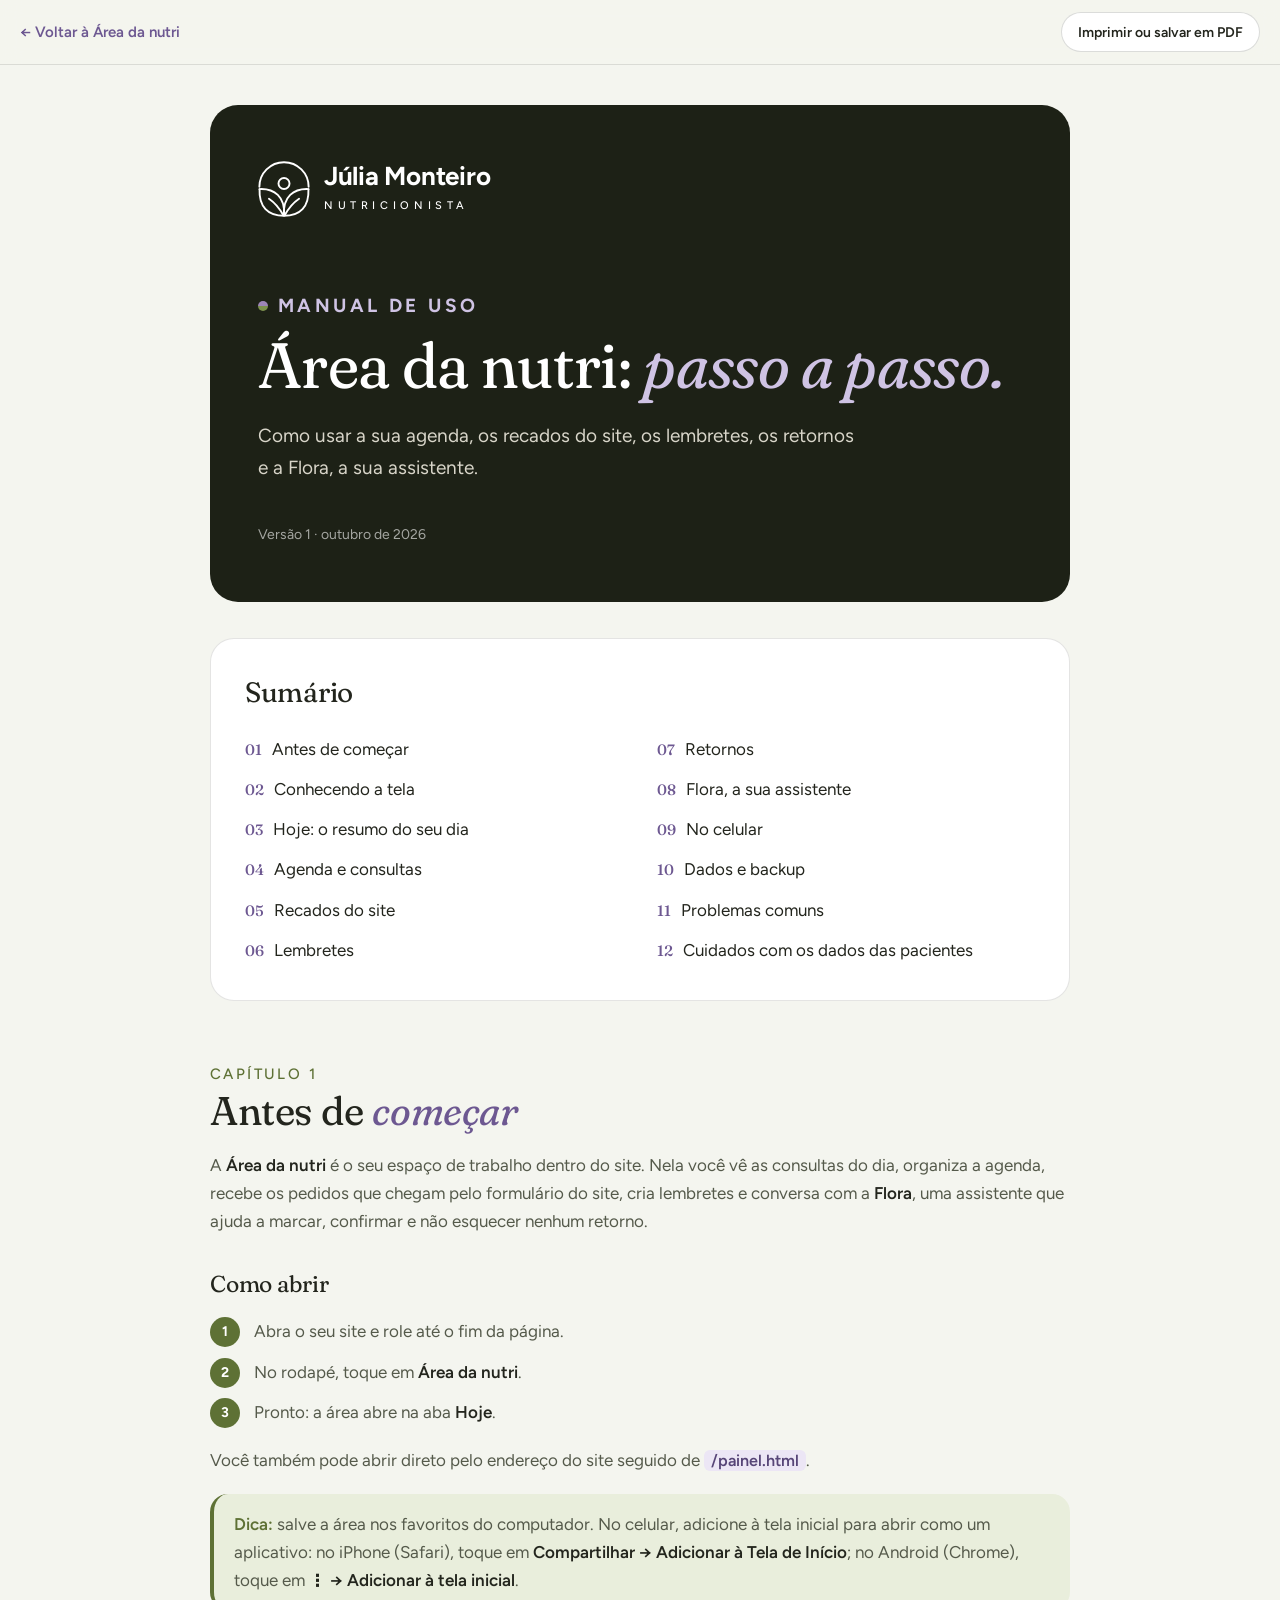
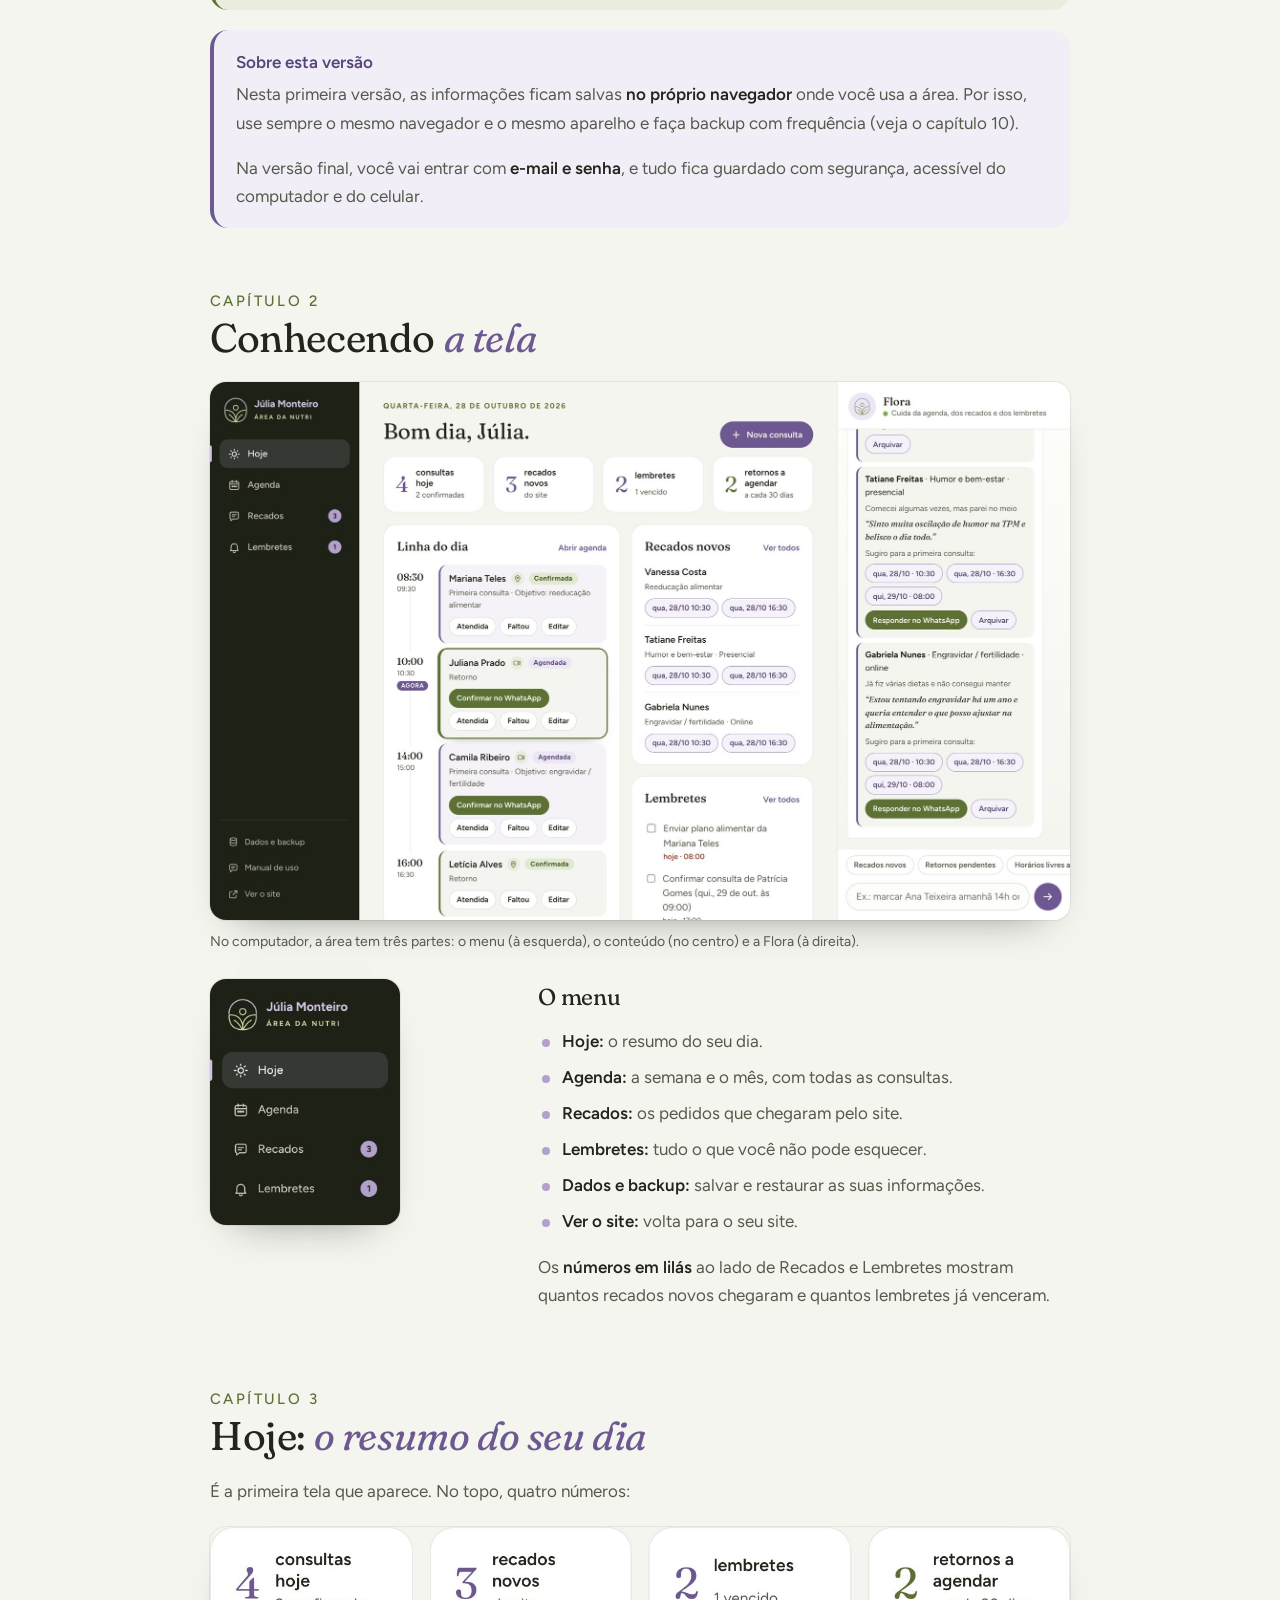
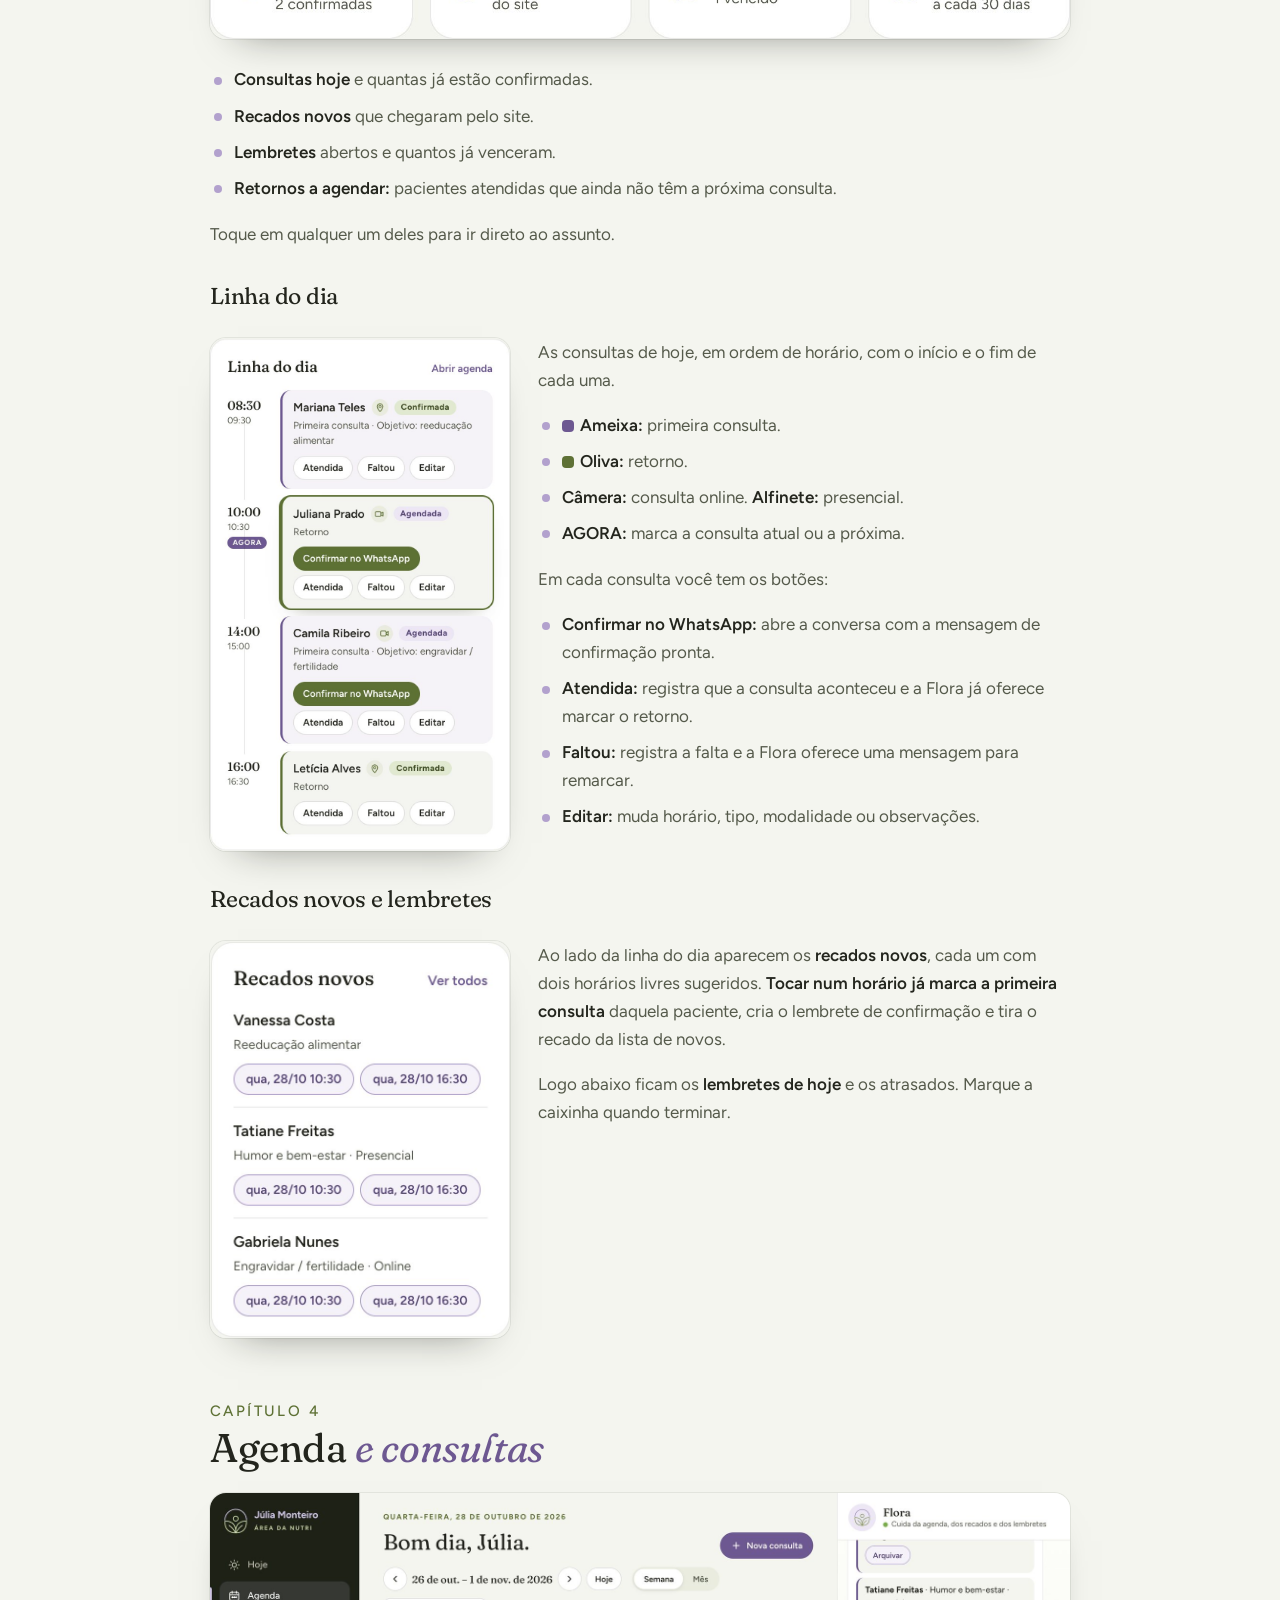
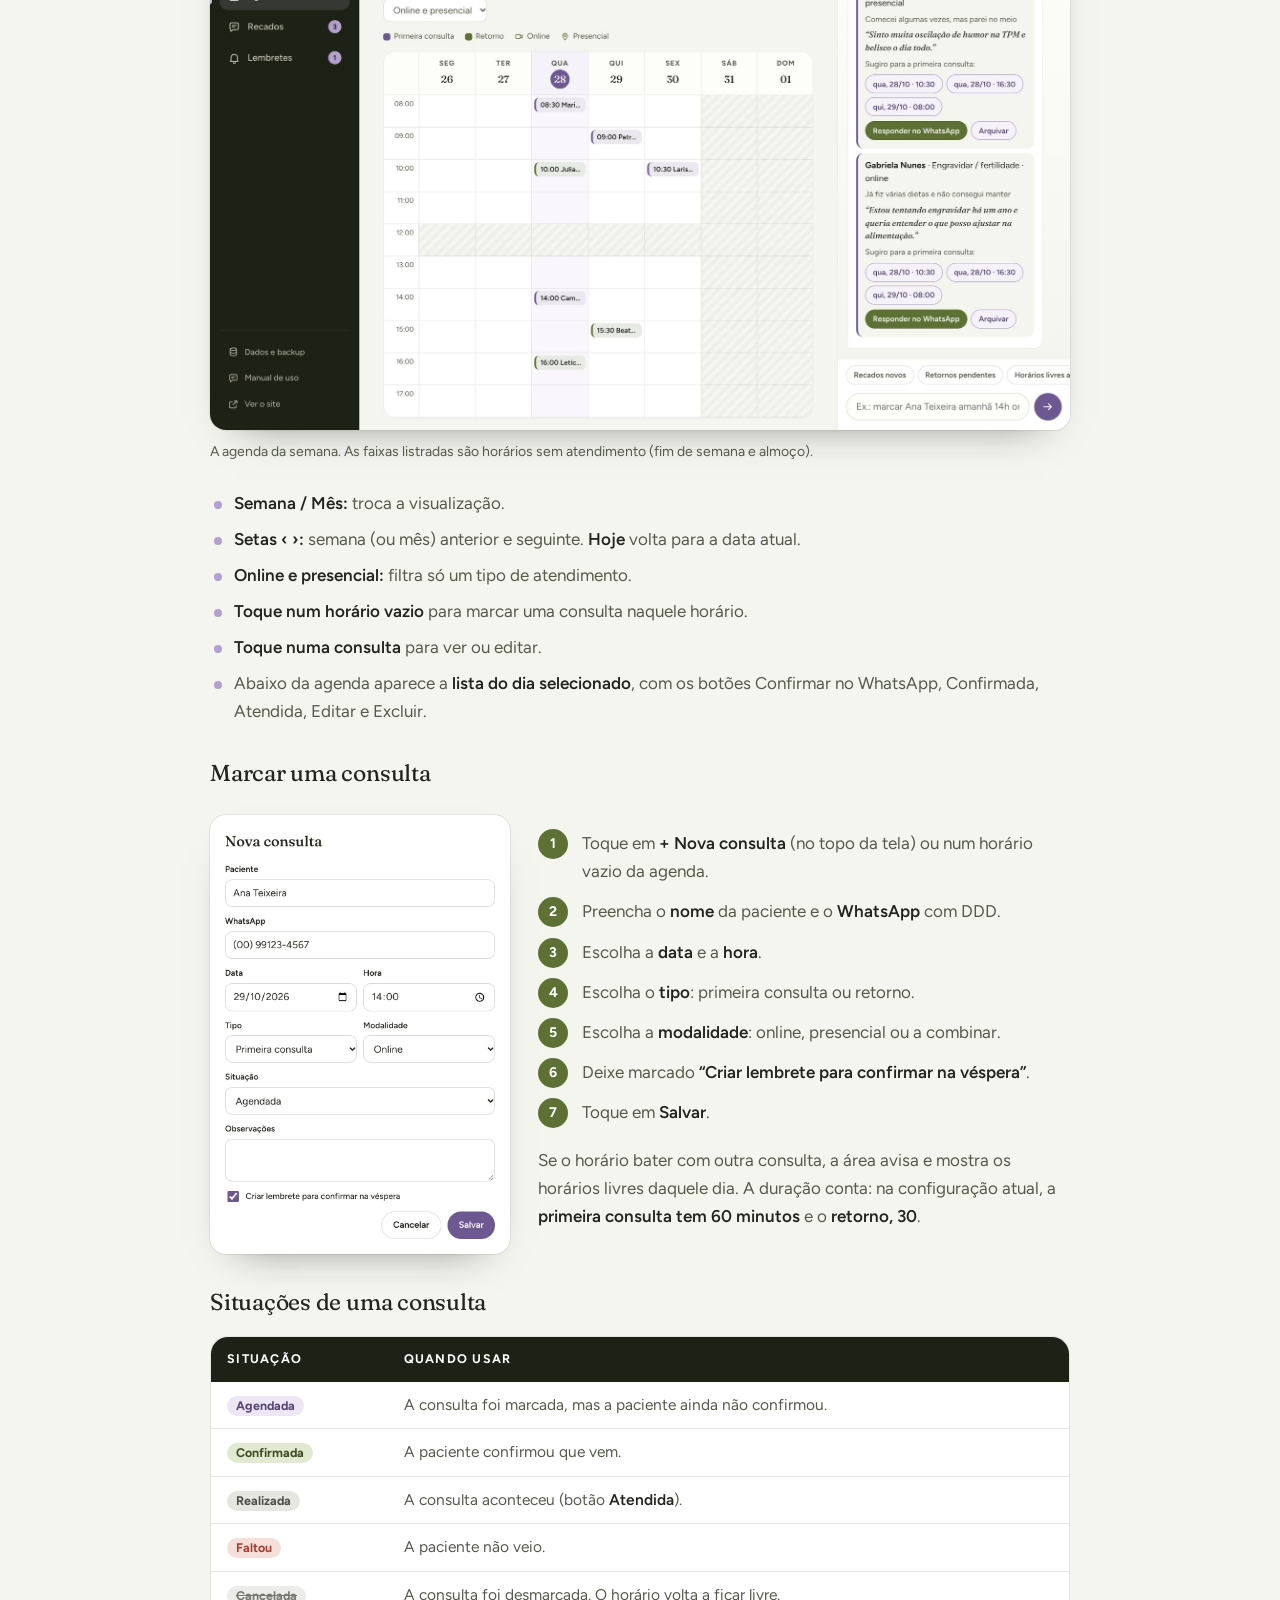
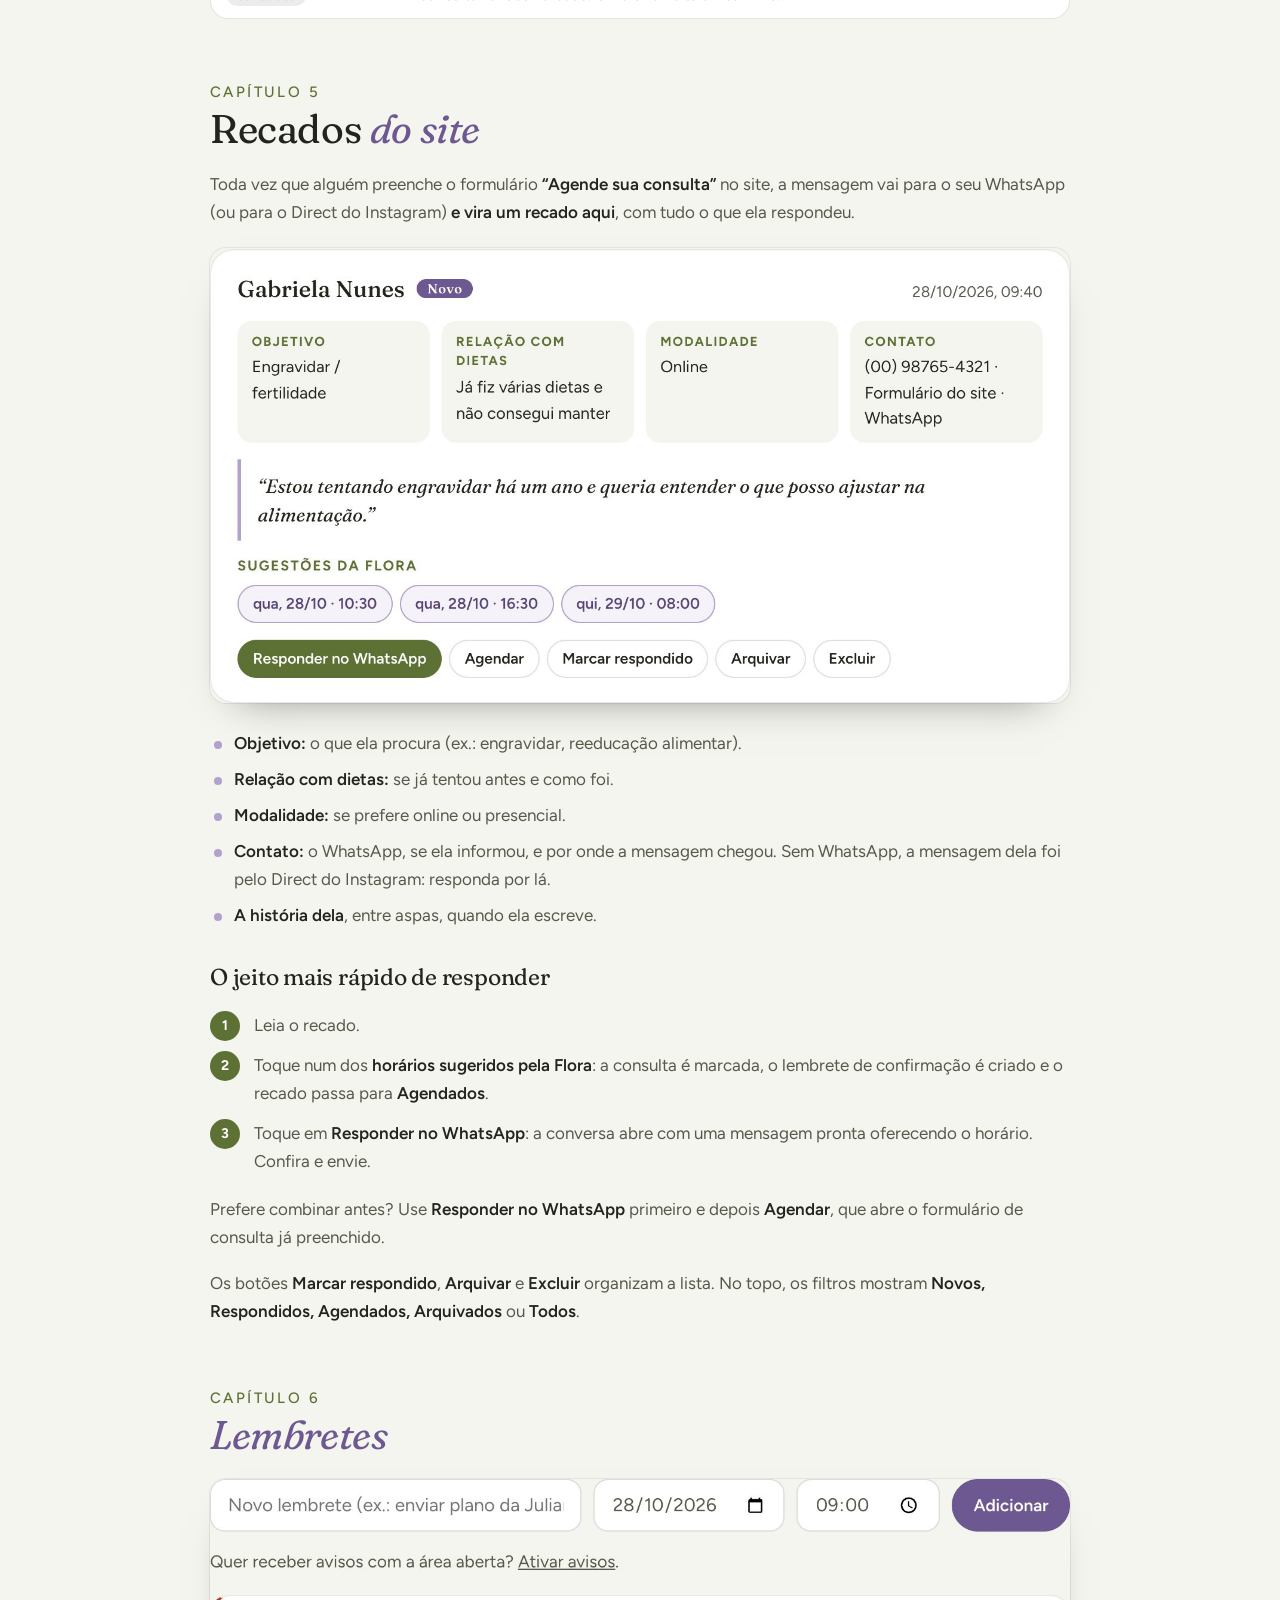
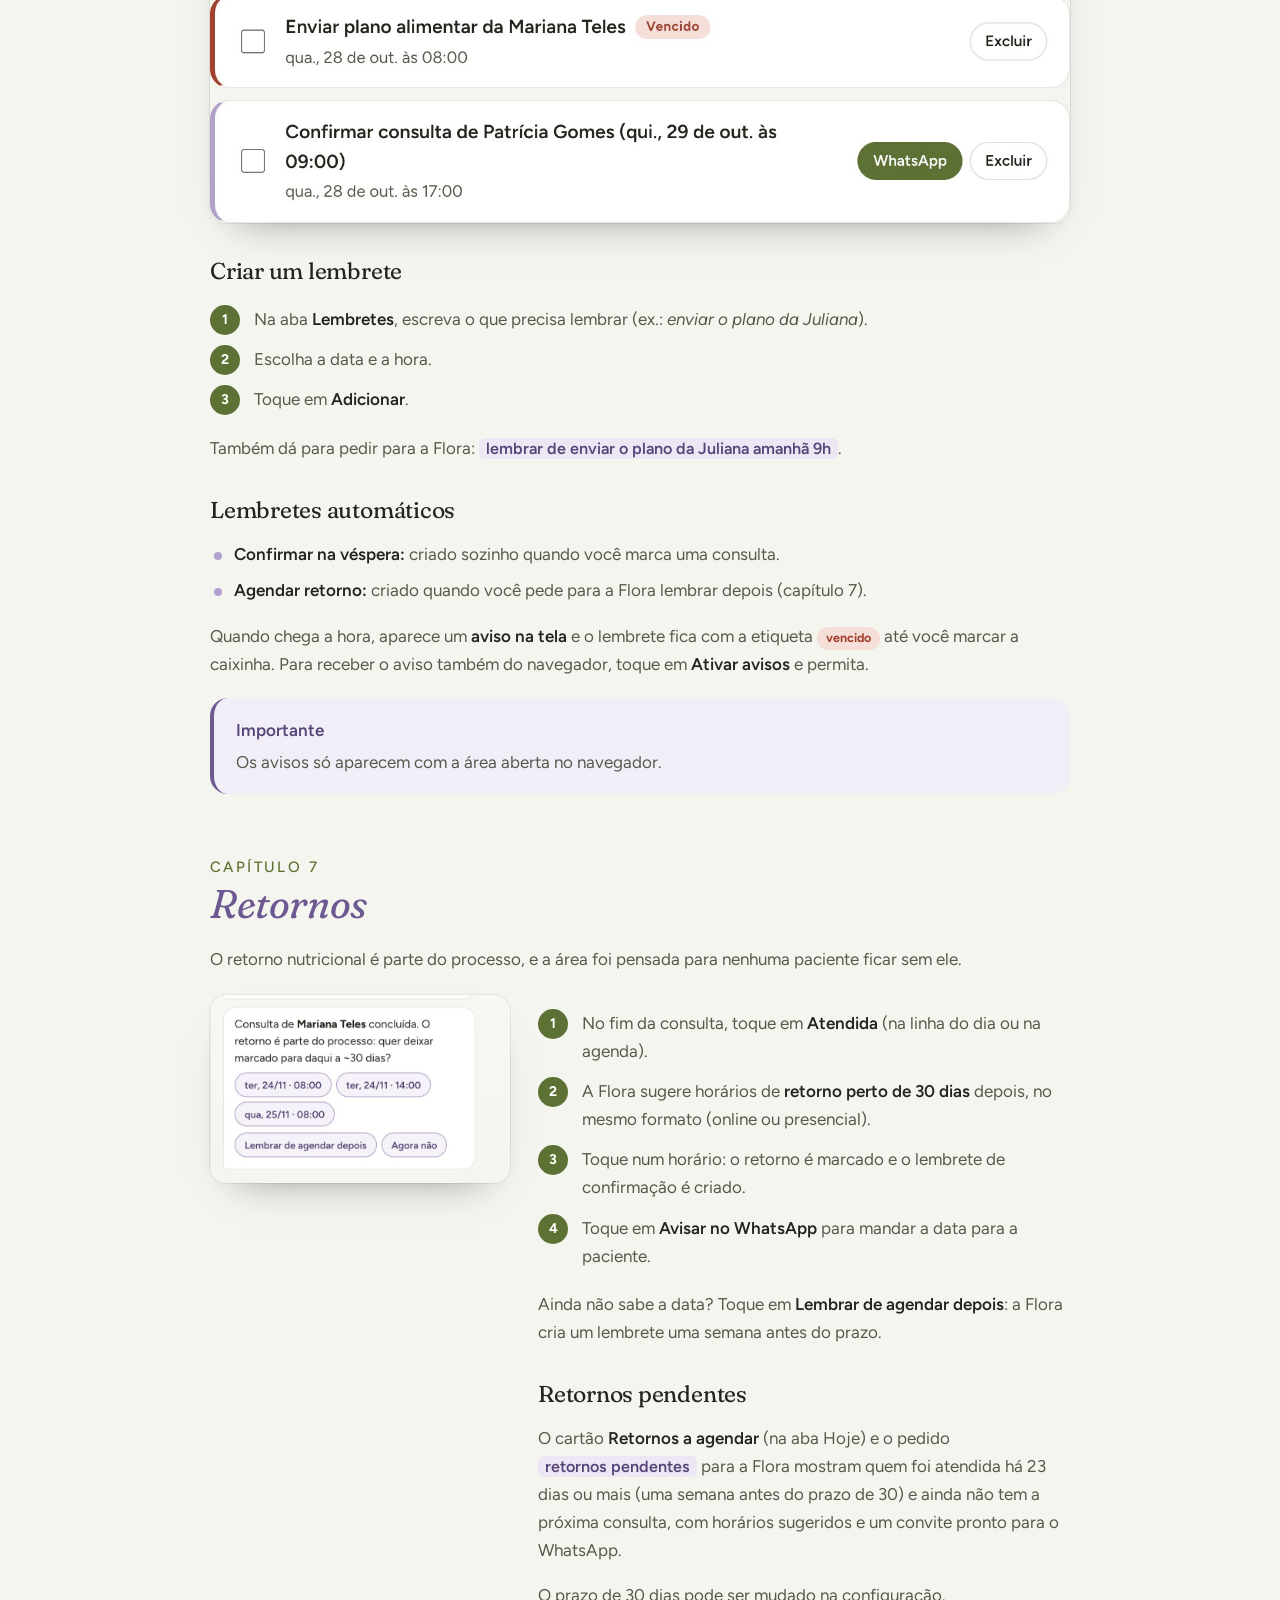
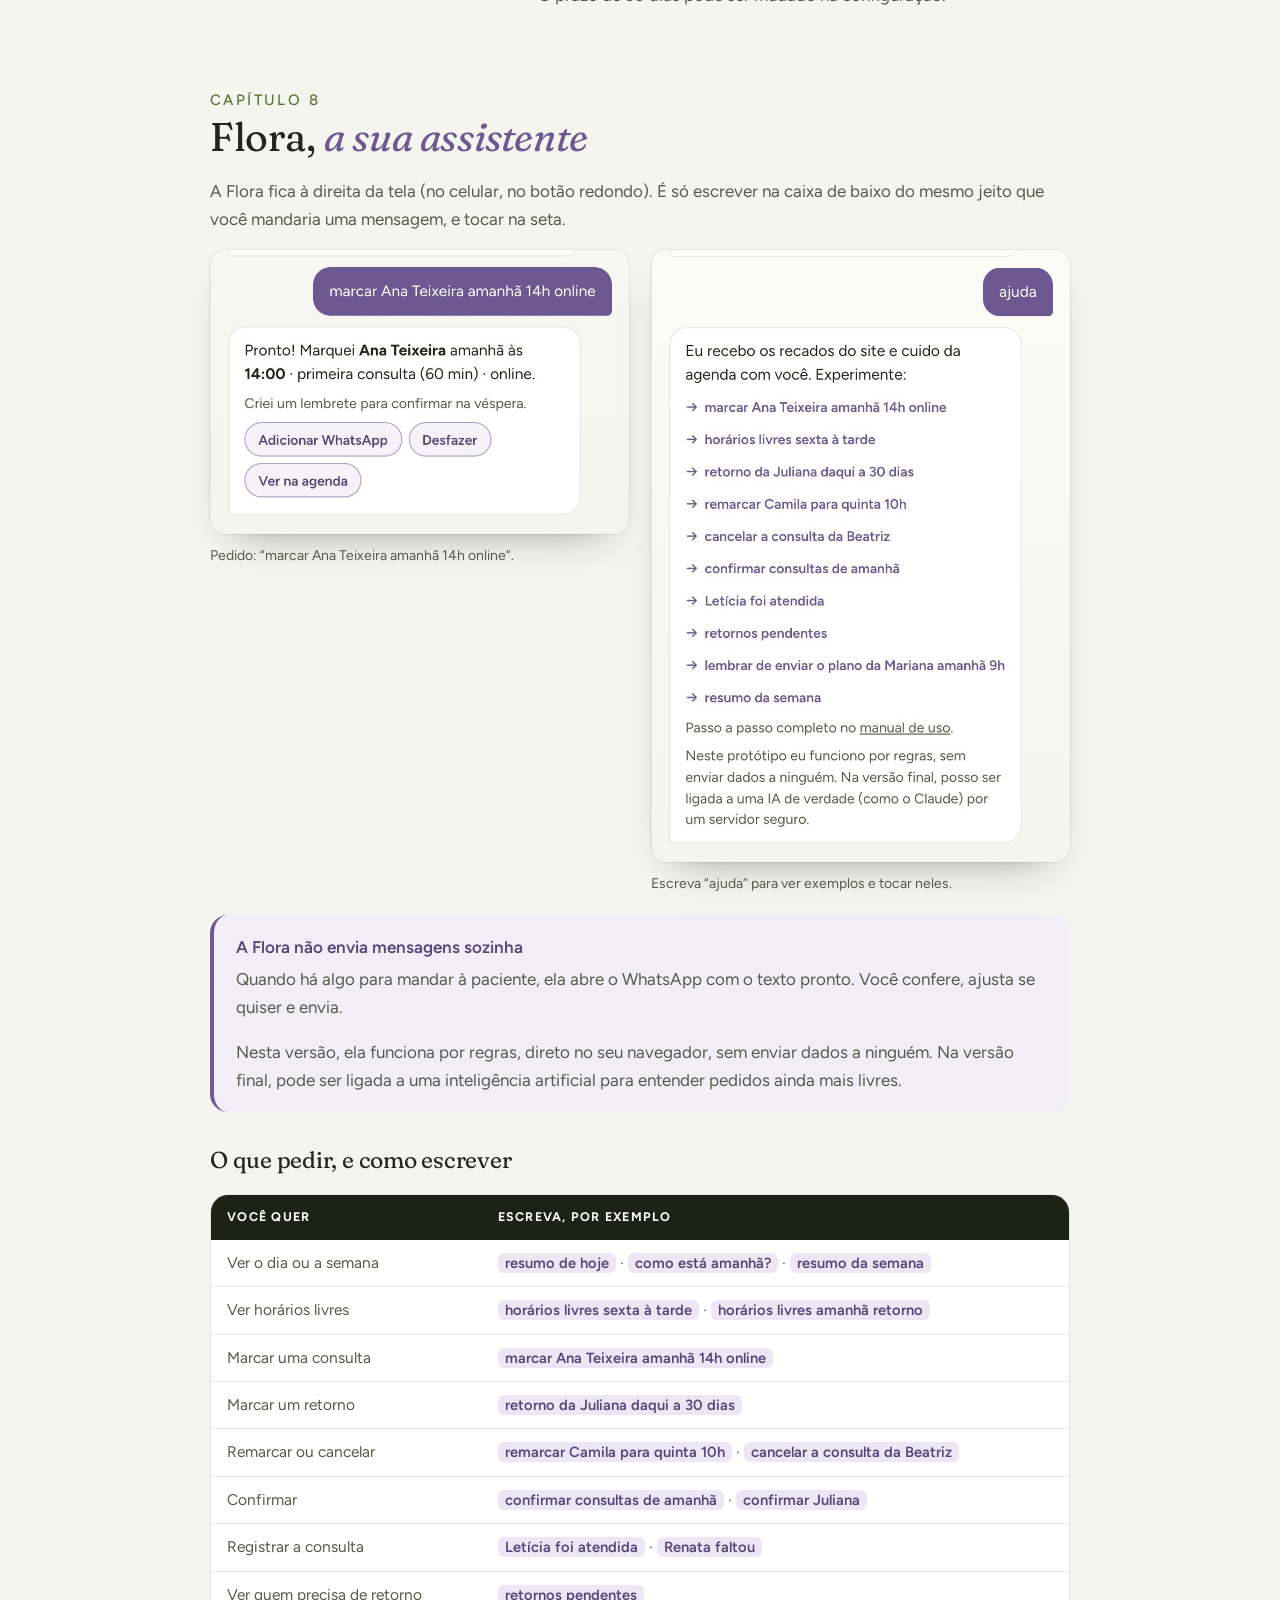
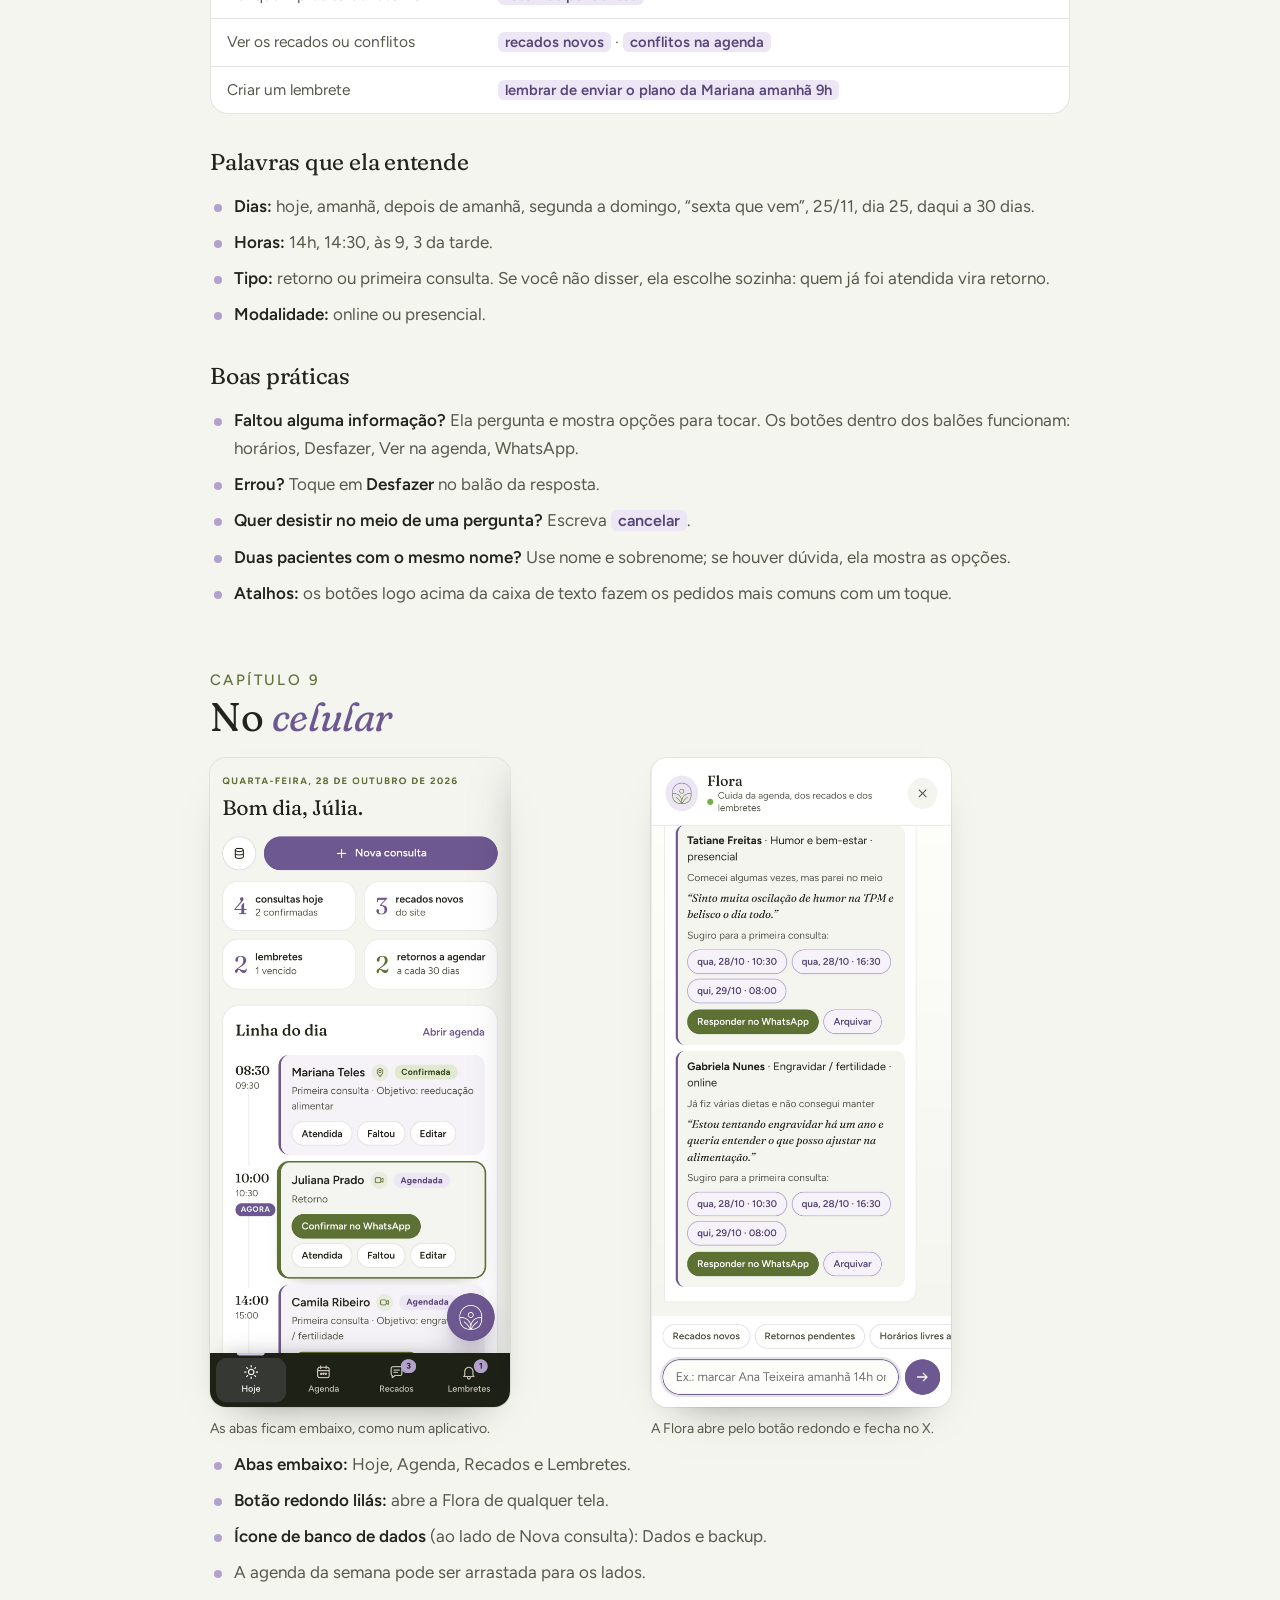
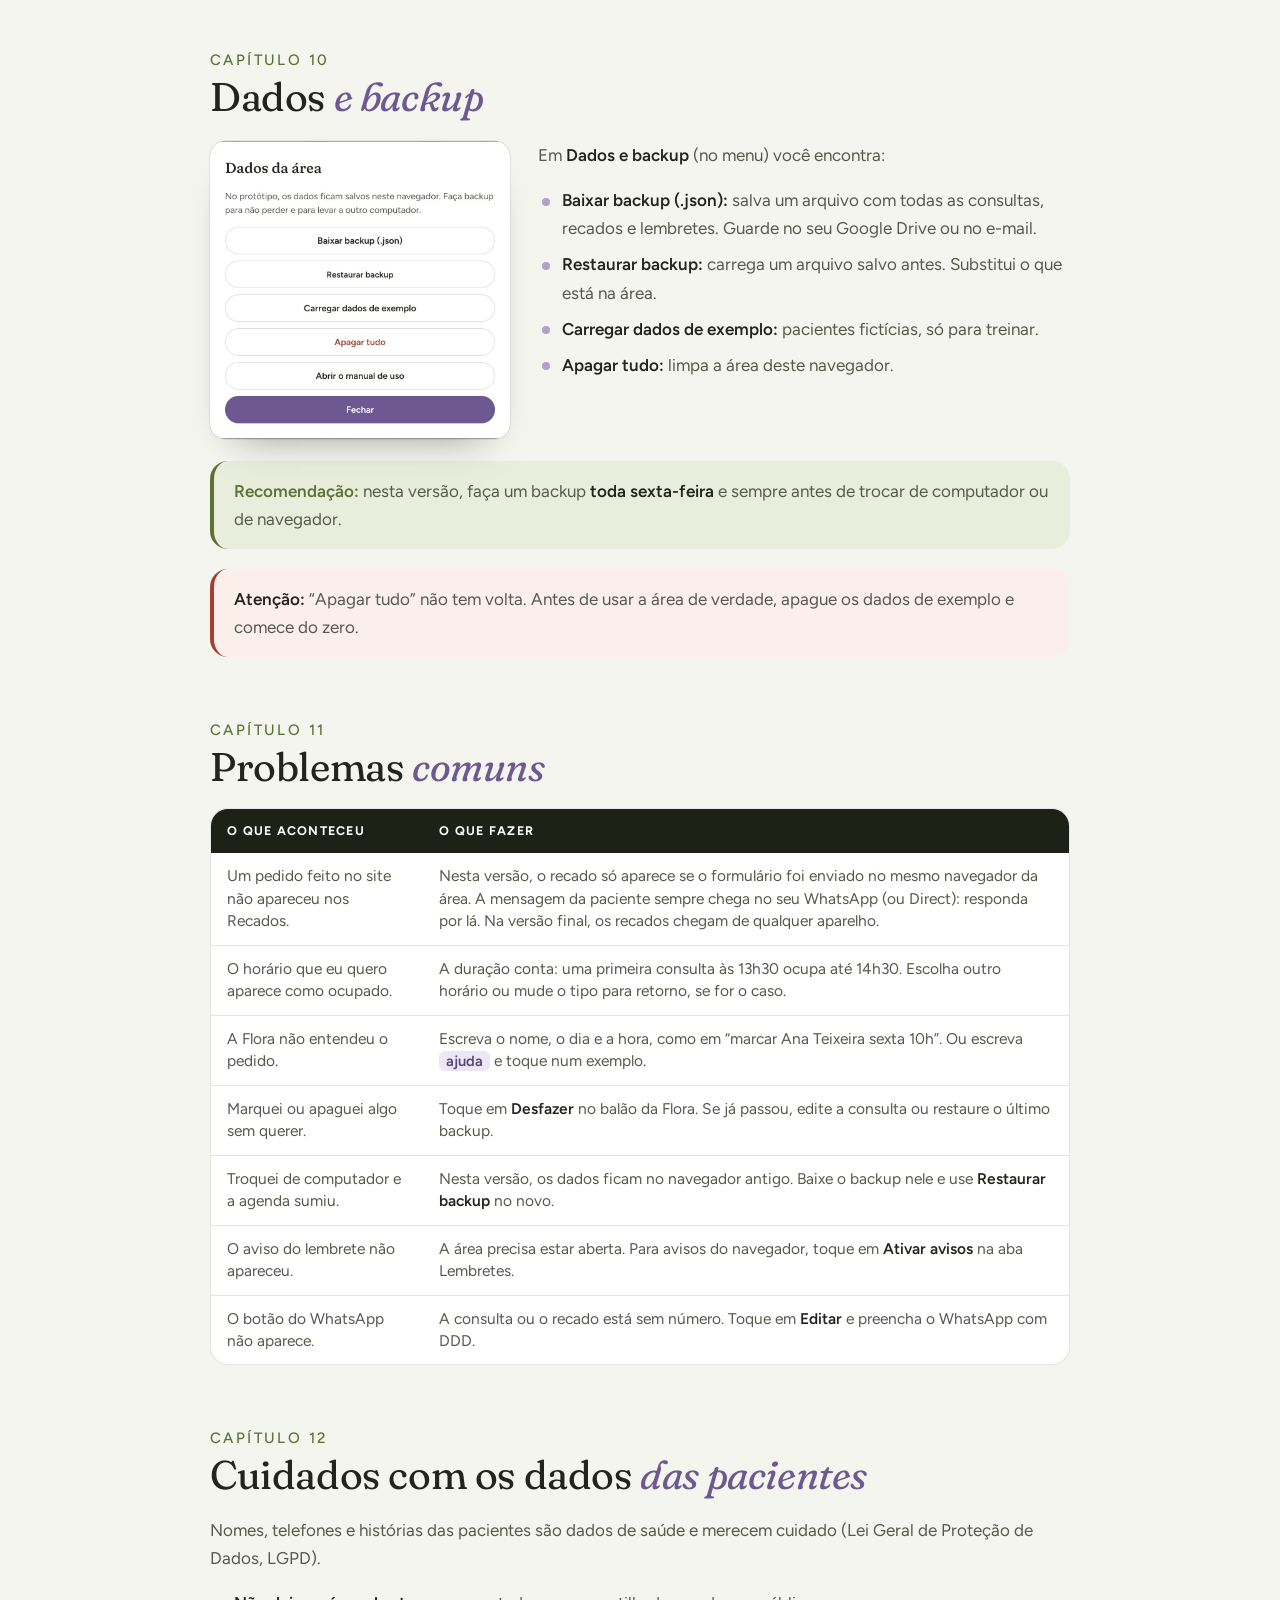
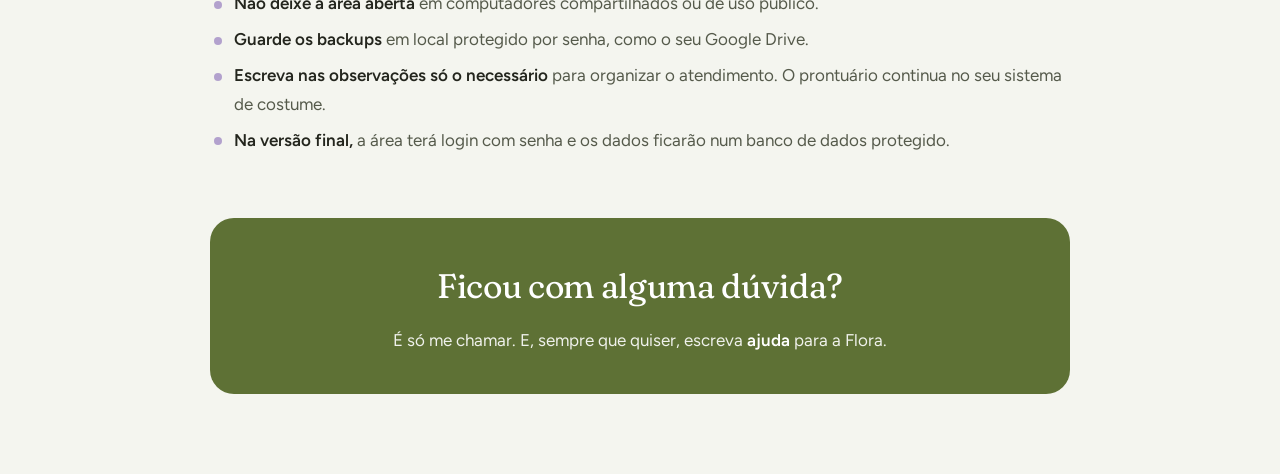
<file: manual.html>
<!doctype html>
<html lang="pt-BR">
<head>
  <meta charset="utf-8">
  <meta name="viewport" content="width=device-width, initial-scale=1">
  <meta name="robots" content="noindex, nofollow">
  <meta name="theme-color" content="#1d2116">
  <title>Manual da Área da nutri · Júlia Monteiro (demonstração)</title>
  <link rel="icon" href="assets/img/favicon.svg" type="image/svg+xml">
  <link rel="preconnect" href="https://fonts.googleapis.com">
  <link rel="preconnect" href="https://fonts.gstatic.com" crossorigin>
  <link href="https://fonts.googleapis.com/css2?family=Figtree:ital,wght@0,400;0,500;0,600;0,700;1,400&family=Fraunces:ital,opsz,wght,SOFT@0,9..144,300..600,0..100;1,9..144,300..600,0..100&display=swap" rel="stylesheet">
  <style>
    :root {
      --bg: #f4f5ef; --bg-2: #e9ecdf; --lav-bg: #f2eef8; --white: #fdfdfa;
      --ink: #23251d; --ink-2: #555a4b; --line: rgba(35,37,29,.12);
      --olive: #7d914e; --olive-600: #5e7135; --olive-l: #c8d6a8; --forest: #1d2116;
      --plum: #6d5891; --plum-700: #574577; --lav: #b2a1cd; --lav-500: #9d85b8; --lav-300: #cfc3e4; --lav-100: #ece6f5;
      --serif: "Fraunces", Georgia, serif; --sans: "Figtree", system-ui, -apple-system, "Segoe UI", sans-serif;
      color-scheme: light;
    }
    * { box-sizing: border-box; }
    html { -webkit-text-size-adjust: 100%; }
    body { margin: 0; background: var(--bg); color: var(--ink-2); font: 400 17px/1.65 var(--sans); -webkit-font-smoothing: antialiased; -webkit-print-color-adjust: exact; print-color-adjust: exact; }
    img { display: block; max-width: 100%; height: auto; }
    a { color: var(--plum); }
    h1, h2, h3 { margin: 0; color: var(--ink); font-family: var(--serif); font-weight: 400; font-variation-settings: "SOFT" 60; letter-spacing: -.01em; }
    h2 em, h1 em { color: var(--plum); font-style: italic; }
    p { margin: 0 0 1em; }
    b, strong { color: var(--ink); font-weight: 600; }

    .barra-topo { position: sticky; top: 0; z-index: 5; display: flex; justify-content: space-between; align-items: center; gap: 12px; padding: 12px 20px; background: rgba(244,245,239,.94); backdrop-filter: blur(10px); border-bottom: 1px solid var(--line); font-size: 15px; }
    .barra-topo a { font-weight: 600; text-decoration: none; }
    .barra-topo button { min-height: 40px; padding: 0 16px; border-radius: 999px; border: 1px solid rgba(35,37,29,.16); background: #fff; font: 600 14px var(--sans); color: var(--ink); cursor: pointer; }
    .doc { max-width: 900px; margin: 0 auto; padding: 40px 20px 80px; }

    .capa { padding: 56px 48px; border-radius: 28px; background: var(--forest); color: #d8d5c9; }
    .capa__marca { display: flex; width: fit-content; align-items: center; gap: 14px; margin-bottom: 56px; --logo-p: #fff; --logo-g: #fff; }
    .capa__marca svg { width: 52px; height: 56px; }
    .capa__marca b { display: block; font: 700 26px/1 var(--sans); letter-spacing: -.01em; color: #fff; }
    .capa .capa__marca small { display: block; margin: 8px 0 0; font-size: 11px; font-weight: 500; letter-spacing: .42em; text-transform: uppercase; color: #fff; }
    .capa .kicker { color: var(--lav-300); }
    .capa h1 { color: #fff; font-size: clamp(40px, 6vw, 64px); line-height: 1.04; }
    .capa h1 em { color: var(--lav-300); }
    .capa p { margin-top: 22px; font-size: 19px; max-width: 32em; }
    .capa small { display: block; margin-top: 40px; font-size: 14px; color: rgba(255,255,255,.6); }

    .kicker { display: inline-flex; align-items: center; gap: 10px; margin: 0 0 14px; font: 700 13px/1.2 var(--sans); letter-spacing: .18em; text-transform: uppercase; color: var(--olive-600); }
    .kicker::before { content: ""; width: 10px; height: 10px; border-radius: 50%; background: linear-gradient(180deg, var(--lav-500) 50%, var(--olive) 50%); }

    .sumario { margin: 36px 0 0; padding: 30px 34px; border-radius: 24px; background: #fff; border: 1px solid var(--line); }
    .sumario h2 { font-size: 28px; margin-bottom: 14px; }
    .sumario ol { margin: 0; padding: 0; list-style: none; columns: 2; column-gap: 34px; counter-reset: s; }
    .sumario li { counter-increment: s; padding: 6px 0; break-inside: avoid; }
    .sumario li::before { content: counter(s, decimal-leading-zero); margin-right: 10px; font: 500 15px var(--serif); color: var(--plum); }
    .sumario a { color: var(--ink); text-decoration: none; }

    section.cap { margin-top: 64px; }
    .cap > h2 { font-size: clamp(30px, 4vw, 40px); line-height: 1.12; margin-bottom: 18px; }
    .cap h3 { font-size: 23px; margin: 30px 0 10px; }
    .num-cap { display: block; margin-bottom: 6px; font: 500 15px var(--sans); letter-spacing: .16em; text-transform: uppercase; color: var(--olive-600); }

    figure { margin: 22px 0 26px; }
    figure img { border-radius: 16px; box-shadow: 0 20px 40px -28px rgba(20,22,15,.55), 0 0 0 1px rgba(35,37,29,.08); }
    figcaption { margin-top: 10px; font-size: 14px; color: var(--ink-2); }
    .dupla { display: grid; grid-template-columns: 1fr 1fr; gap: 22px; align-items: start; }
    .dupla figure { margin: 0; }
    .estreita img { max-width: 360px; }
    .lado { display: grid; grid-template-columns: 300px 1fr; gap: 28px; align-items: start; margin: 22px 0; }
    .lado figure { margin: 0; }

    ol.passos { list-style: none; margin: 14px 0 20px; padding: 0; counter-reset: p; display: grid; gap: 12px; }
    ol.passos li { counter-increment: p; position: relative; padding-left: 44px; }
    ol.passos li::before { content: counter(p); position: absolute; left: 0; top: 0; width: 30px; height: 30px; border-radius: 50%; background: var(--olive-600); color: #fff; font: 700 14px/30px var(--sans); text-align: center; }
    ul.lista { margin: 10px 0 18px; padding-left: 0; list-style: none; display: grid; gap: 8px; }
    ul.lista li { position: relative; padding-left: 24px; }
    ul.lista li::before { content: ""; position: absolute; left: 4px; top: .68em; width: 8px; height: 8px; border-radius: 50%; background: var(--lav); }

    table { width: 100%; border-collapse: separate; border-spacing: 0; margin: 14px 0 22px; background: #fff; border: 1px solid var(--line); border-radius: 18px; overflow: hidden; font-size: 15.5px; }
    th { padding: 12px 16px; text-align: left; background: var(--forest); color: #fff; font-size: 12.5px; font-weight: 700; letter-spacing: .1em; text-transform: uppercase; }
    td { padding: 12px 16px; vertical-align: top; border-top: 1px solid var(--line); line-height: 1.45; }
    tbody tr:first-child td { border-top: 0; }
    td code, p code, li code { font-family: var(--sans); font-weight: 600; font-size: .95em; color: var(--plum-700); background: var(--lav-100); padding: 1px 7px; border-radius: 6px; white-space: nowrap; }
    .tag { display: inline-block; padding: 1px 9px; border-radius: 999px; font-size: 12.5px; font-weight: 700; }
    .t-ag { background: var(--lav-100); color: var(--plum-700); } .t-co { background: #e1ead0; color: #3f4d22; }
    .t-re { background: #e6e6e1; color: #4d4f47; } .t-fa { background: #f6dfd9; color: #a3402f; } .t-ca { background: #ececea; color: #77786f; text-decoration: line-through; }
    .cor { display: inline-block; width: 12px; height: 12px; border-radius: 4px; vertical-align: -1px; margin-right: 6px; }

    .nota { margin: 20px 0; padding: 18px 22px; border-radius: 18px; background: var(--lav-bg); border-left: 4px solid var(--plum); }
    .nota > b:first-child { display: block; margin-bottom: 4px; color: var(--plum-700); }
    .nota p:last-child { margin-bottom: 0; }
    .dica { margin: 20px 0; padding: 16px 20px; border-radius: 18px; background: #e9eedc; border-left: 4px solid var(--olive-600); }
    .dica > b:first-child { color: var(--olive-600); }
    .alerta { margin: 20px 0; padding: 16px 20px; border-radius: 18px; background: #fbefec; border-left: 4px solid #a3402f; }
    .fim { margin-top: 64px; padding: 40px; border-radius: 24px; background: var(--olive-600); color: rgba(255,255,255,.9); text-align: center; }
    .fim h2 { color: #fff; font-size: 34px; }
    .fim p { margin: 12px 0 0; }

    @media (max-width: 680px) {
      body { font-size: 16px; }
      .capa { padding: 40px 26px; }
      .sumario ol { columns: 1; }
      .dupla, .lado { grid-template-columns: 1fr; }
      table { font-size: 14px; }
      th, td { padding: 10px 12px; }
    }

    /* ---------- impressão / PDF (A4) ---------- */
    @page { size: A4; margin: 15mm 15mm 16mm; }
    @media print {
      body { background: #fff; font-size: 10.6pt; line-height: 1.55; }
      .barra-topo { display: none; }
      .doc { max-width: none; padding: 0; }
      .capa { min-height: 258mm; border-radius: 6mm; margin: 0; padding: 26mm 20mm; display: flex; flex-direction: column; justify-content: center; }
      .capa__marca svg { width: 15mm; height: 16mm; }
      .capa h1 { font-size: 40pt; }
      .capa p { font-size: 13pt; }
      .sumario { break-before: page; margin-top: 0; border: 0; padding: 0; }
      .sumario h2 { font-size: 22pt; margin-bottom: 8mm; }
      .sumario ol { columns: 1; font-size: 13pt; }
      .sumario li { padding: 2.2mm 0; border-bottom: 1px solid var(--line); }
      section.cap { break-before: page; margin-top: 0; }
      .cap > h2 { font-size: 24pt; }
      .cap h3 { font-size: 14pt; margin-top: 6mm; break-after: avoid; }
      figure, table, .nota, .dica, .alerta, .lado, .dupla { break-inside: avoid; }
      .pdf-menor img { max-width: 82%; }
      #celular .dupla img { max-width: 62mm !important; }
      .lado { grid-template-columns: 64mm 1fr; gap: 8mm; }
      figure img { box-shadow: 0 0 0 1px rgba(35,37,29,.14); }
      figcaption { font-size: 8.8pt; }
      table { font-size: 9.6pt; }
      th { font-size: 8pt; }
      .fim { break-inside: avoid; }
      a { color: var(--plum); text-decoration: none; }
    }
  </style>
</head>
<body>
  <svg width="0" height="0" style="position:absolute" aria-hidden="true" focusable="false">
    <symbol id="i-simbolo" viewBox="37.2 29.2 636.5 690.5"><g fill="none" stroke-linecap="round" stroke-linejoin="round" stroke-width="23.5"><path style="stroke:var(--logo-p,#9d85b8)" d="M52 347.5A303.5 303.5 0 0 1 659 347.5"/><g style="stroke:var(--logo-g,#7d914e)"><path d="M54.2 375.8C44.5 594 157.8 705 355.5 705C553.2 705 666.5 594 656.8 375.8"/><path d="M54.2 375.8C234.5 367 372 468.5 355.5 698"/><path d="M656.8 375.8C476.5 367 339 468.5 355.5 698"/><path d="M169.8 495.2C248.5 547.8 303.8 620.8 347.5 699.2"/><path d="M541.2 495.2C462.5 547.8 407.2 620.8 363.5 699.2"/><circle cx="355.5" cy="306.2" r="68.2"/></g></g></symbol>
  </svg>
  <div class="barra-topo">
    <a href="painel.html">← Voltar à Área da nutri</a>
    <button type="button" data-imprimir>Imprimir ou salvar em PDF</button>
  </div>

  <main class="doc">
    <header class="capa">
      <span class="capa__marca" role="img" aria-label="Júlia Monteiro — Nutricionista">
        <svg aria-hidden="true"><use href="#i-simbolo"/></svg>
        <span aria-hidden="true"><b>Júlia Monteiro</b><small>Nutricionista</small></span>
      </span>
      <p class="kicker">Manual de uso</p>
      <h1>Área da nutri: <em>passo a passo.</em></h1>
      <p>Como usar a sua agenda, os recados do site, os lembretes, os retornos e a Flora, a sua assistente.</p>
      <small>Versão 1 · outubro de 2026</small>
    </header>

    <nav class="sumario" aria-label="Sumário">
      <h2>Sumário</h2>
      <ol>
        <li><a href="#comecar">Antes de começar</a></li>
        <li><a href="#tela">Conhecendo a tela</a></li>
        <li><a href="#hoje">Hoje: o resumo do seu dia</a></li>
        <li><a href="#agenda">Agenda e consultas</a></li>
        <li><a href="#recados">Recados do site</a></li>
        <li><a href="#lembretes">Lembretes</a></li>
        <li><a href="#retornos">Retornos</a></li>
        <li><a href="#flora">Flora, a sua assistente</a></li>
        <li><a href="#celular">No celular</a></li>
        <li><a href="#dados">Dados e backup</a></li>
        <li><a href="#problemas">Problemas comuns</a></li>
        <li><a href="#cuidados">Cuidados com os dados das pacientes</a></li>
      </ol>
    </nav>

    <!-- 1 -->
    <section class="cap" id="comecar">
      <span class="num-cap">Capítulo 1</span>
      <h2>Antes de <em>começar</em></h2>
      <p>A <b>Área da nutri</b> é o seu espaço de trabalho dentro do site. Nela você vê as consultas do dia, organiza a agenda, recebe os pedidos que chegam pelo formulário do site, cria lembretes e conversa com a <b>Flora</b>, uma assistente que ajuda a marcar, confirmar e não esquecer nenhum retorno.</p>

      <h3>Como abrir</h3>
      <ol class="passos">
        <li>Abra o seu site e role até o fim da página.</li>
        <li>No rodapé, toque em <b>Área da nutri</b>.</li>
        <li>Pronto: a área abre na aba <b>Hoje</b>.</li>
      </ol>
      <p>Você também pode abrir direto pelo endereço do site seguido de <code>/painel.html</code>.</p>

      <div class="dica"><b>Dica:</b> salve a área nos favoritos do computador. No celular, adicione à tela inicial para abrir como um aplicativo: no iPhone (Safari), toque em <b>Compartilhar → Adicionar à Tela de Início</b>; no Android (Chrome), toque em <b>⋮ → Adicionar à tela inicial</b>.</div>

      <div class="nota">
        <b>Sobre esta versão</b>
        <p>Nesta primeira versão, as informações ficam salvas <b>no próprio navegador</b> onde você usa a área. Por isso, use sempre o mesmo navegador e o mesmo aparelho e faça backup com frequência (veja o capítulo 10).</p>
        <p>Na versão final, você vai entrar com <b>e-mail e senha</b>, e tudo fica guardado com segurança, acessível do computador e do celular.</p>
      </div>
    </section>

    <!-- 2 -->
    <section class="cap" id="tela">
      <span class="num-cap">Capítulo 2</span>
      <h2>Conhecendo <em>a tela</em></h2>
      <figure>
        <img src="assets/manual/visao-geral.jpg" alt="Tela da Área da nutri no computador, com o menu à esquerda, o resumo do dia no centro e a Flora à direita" width="1800" height="1125">
        <figcaption>No computador, a área tem três partes: o menu (à esquerda), o conteúdo (no centro) e a Flora (à direita).</figcaption>
      </figure>
      <div class="lado">
        <figure class="estreita"><img src="assets/manual/menu.jpg" alt="Menu lateral com as opções Hoje, Agenda, Recados e Lembretes" width="500" height="648" style="max-width:190px;"></figure>
        <div>
          <h3 style="margin-top:0;">O menu</h3>
          <ul class="lista">
            <li><b>Hoje:</b> o resumo do seu dia.</li>
            <li><b>Agenda:</b> a semana e o mês, com todas as consultas.</li>
            <li><b>Recados:</b> os pedidos que chegaram pelo site.</li>
            <li><b>Lembretes:</b> tudo o que você não pode esquecer.</li>
            <li><b>Dados e backup:</b> salvar e restaurar as suas informações.</li>
            <li><b>Ver o site:</b> volta para o seu site.</li>
          </ul>
          <p>Os <b>números em lilás</b> ao lado de Recados e Lembretes mostram quantos recados novos chegaram e quantos lembretes já venceram.</p>
        </div>
      </div>
    </section>

    <!-- 3 -->
    <section class="cap" id="hoje">
      <span class="num-cap">Capítulo 3</span>
      <h2>Hoje: <em>o resumo do seu dia</em></h2>
      <p>É a primeira tela que aparece. No topo, quatro números:</p>
      <figure><img src="assets/manual/numeros.jpg" alt="Quatro cartões: consultas hoje, recados novos, lembretes e retornos a agendar" width="1440" height="188"></figure>
      <ul class="lista">
        <li><b>Consultas hoje</b> e quantas já estão confirmadas.</li>
        <li><b>Recados novos</b> que chegaram pelo site.</li>
        <li><b>Lembretes</b> abertos e quantos já venceram.</li>
        <li><b>Retornos a agendar:</b> pacientes atendidas que ainda não têm a próxima consulta.</li>
      </ul>
      <p>Toque em qualquer um deles para ir direto ao assunto.</p>

      <h3>Linha do dia</h3>
      <div class="lado">
        <figure><img src="assets/manual/linha-dia.jpg" alt="Linha do dia com as consultas em ordem de horário" width="794" height="1358"></figure>
        <div>
          <p>As consultas de hoje, em ordem de horário, com o início e o fim de cada uma.</p>
          <ul class="lista">
            <li><span class="cor" style="background:#6d5891"></span><b>Ameixa:</b> primeira consulta.</li>
            <li><span class="cor" style="background:#5e7135"></span><b>Oliva:</b> retorno.</li>
            <li><b>Câmera:</b> consulta online. <b>Alfinete:</b> presencial.</li>
            <li><b>AGORA:</b> marca a consulta atual ou a próxima.</li>
          </ul>
          <p>Em cada consulta você tem os botões:</p>
          <ul class="lista">
            <li><b>Confirmar no WhatsApp:</b> abre a conversa com a mensagem de confirmação pronta.</li>
            <li><b>Atendida:</b> registra que a consulta aconteceu e a Flora já oferece marcar o retorno.</li>
            <li><b>Faltou:</b> registra a falta e a Flora oferece uma mensagem para remarcar.</li>
            <li><b>Editar:</b> muda horário, tipo, modalidade ou observações.</li>
          </ul>
        </div>
      </div>

      <h3>Recados novos e lembretes</h3>
      <div class="lado">
        <figure><img src="assets/manual/recados-novos.jpg" alt="Cartão de recados novos com horários sugeridos" width="612" height="810"></figure>
        <div>
          <p>Ao lado da linha do dia aparecem os <b>recados novos</b>, cada um com dois horários livres sugeridos. <b>Tocar num horário já marca a primeira consulta</b> daquela paciente, cria o lembrete de confirmação e tira o recado da lista de novos.</p>
          <p>Logo abaixo ficam os <b>lembretes de hoje</b> e os atrasados. Marque a caixinha quando terminar.</p>
        </div>
      </div>
    </section>

    <!-- 4 -->
    <section class="cap" id="agenda">
      <span class="num-cap">Capítulo 4</span>
      <h2>Agenda <em>e consultas</em></h2>
      <figure class="pdf-menor">
        <img src="assets/manual/agenda.jpg" alt="Agenda da semana com as consultas coloridas por tipo" width="1800" height="1125">
        <figcaption>A agenda da semana. As faixas listradas são horários sem atendimento (fim de semana e almoço).</figcaption>
      </figure>
      <ul class="lista">
        <li><b>Semana / Mês:</b> troca a visualização.</li>
        <li><b>Setas ‹ ›:</b> semana (ou mês) anterior e seguinte. <b>Hoje</b> volta para a data atual.</li>
        <li><b>Online e presencial:</b> filtra só um tipo de atendimento.</li>
        <li><b>Toque num horário vazio</b> para marcar uma consulta naquele horário.</li>
        <li><b>Toque numa consulta</b> para ver ou editar.</li>
        <li>Abaixo da agenda aparece a <b>lista do dia selecionado</b>, com os botões Confirmar no WhatsApp, Confirmada, Atendida, Editar e Excluir.</li>
      </ul>

      <h3>Marcar uma consulta</h3>
      <div class="lado">
        <figure><img src="assets/manual/nova-consulta.jpg" alt="Formulário de nova consulta" width="960" height="1404"></figure>
        <div>
          <ol class="passos">
            <li>Toque em <b>+ Nova consulta</b> (no topo da tela) ou num horário vazio da agenda.</li>
            <li>Preencha o <b>nome</b> da paciente e o <b>WhatsApp</b> com DDD.</li>
            <li>Escolha a <b>data</b> e a <b>hora</b>.</li>
            <li>Escolha o <b>tipo</b>: primeira consulta ou retorno.</li>
            <li>Escolha a <b>modalidade</b>: online, presencial ou a combinar.</li>
            <li>Deixe marcado <b>“Criar lembrete para confirmar na véspera”</b>.</li>
            <li>Toque em <b>Salvar</b>.</li>
          </ol>
          <p>Se o horário bater com outra consulta, a área avisa e mostra os horários livres daquele dia. A duração conta: na configuração atual, a <b>primeira consulta tem 60 minutos</b> e o <b>retorno, 30</b>.</p>
        </div>
      </div>

      <h3>Situações de uma consulta</h3>
      <table>
        <thead><tr><th>Situação</th><th>Quando usar</th></tr></thead>
        <tbody>
          <tr><td><span class="tag t-ag">Agendada</span></td><td>A consulta foi marcada, mas a paciente ainda não confirmou.</td></tr>
          <tr><td><span class="tag t-co">Confirmada</span></td><td>A paciente confirmou que vem.</td></tr>
          <tr><td><span class="tag t-re">Realizada</span></td><td>A consulta aconteceu (botão <b>Atendida</b>).</td></tr>
          <tr><td><span class="tag t-fa">Faltou</span></td><td>A paciente não veio.</td></tr>
          <tr><td><span class="tag t-ca">Cancelada</span></td><td>A consulta foi desmarcada. O horário volta a ficar livre.</td></tr>
        </tbody>
      </table>
    </section>

    <!-- 5 -->
    <section class="cap" id="recados">
      <span class="num-cap">Capítulo 5</span>
      <h2>Recados <em>do site</em></h2>
      <p>Toda vez que alguém preenche o formulário <b>“Agende sua consulta”</b> no site, a mensagem vai para o seu WhatsApp (ou para o Direct do Instagram) <b>e vira um recado aqui</b>, com tudo o que ela respondeu.</p>
      <figure class="pdf-menor"><img src="assets/manual/recado.jpg" alt="Recado de uma paciente com objetivo, relação com dietas, modalidade, contato e história" width="1440" height="762"></figure>
      <ul class="lista">
        <li><b>Objetivo:</b> o que ela procura (ex.: engravidar, reeducação alimentar).</li>
        <li><b>Relação com dietas:</b> se já tentou antes e como foi.</li>
        <li><b>Modalidade:</b> se prefere online ou presencial.</li>
        <li><b>Contato:</b> o WhatsApp, se ela informou, e por onde a mensagem chegou. Sem WhatsApp, a mensagem dela foi pelo Direct do Instagram: responda por lá.</li>
        <li><b>A história dela</b>, entre aspas, quando ela escreve.</li>
      </ul>

      <h3>O jeito mais rápido de responder</h3>
      <ol class="passos">
        <li>Leia o recado.</li>
        <li>Toque num dos <b>horários sugeridos pela Flora</b>: a consulta é marcada, o lembrete de confirmação é criado e o recado passa para <b>Agendados</b>.</li>
        <li>Toque em <b>Responder no WhatsApp</b>: a conversa abre com uma mensagem pronta oferecendo o horário. Confira e envie.</li>
      </ol>
      <p>Prefere combinar antes? Use <b>Responder no WhatsApp</b> primeiro e depois <b>Agendar</b>, que abre o formulário de consulta já preenchido.</p>
      <p>Os botões <b>Marcar respondido</b>, <b>Arquivar</b> e <b>Excluir</b> organizam a lista. No topo, os filtros mostram <b>Novos, Respondidos, Agendados, Arquivados</b> ou <b>Todos</b>.</p>
    </section>

    <!-- 6 -->
    <section class="cap" id="lembretes">
      <span class="num-cap">Capítulo 6</span>
      <h2><em>Lembretes</em></h2>
      <figure><img src="assets/manual/lembretes.jpg" alt="Tela de lembretes com o campo para criar um novo e a lista" width="1440" height="576"></figure>
      <h3>Criar um lembrete</h3>
      <ol class="passos">
        <li>Na aba <b>Lembretes</b>, escreva o que precisa lembrar (ex.: <i>enviar o plano da Juliana</i>).</li>
        <li>Escolha a data e a hora.</li>
        <li>Toque em <b>Adicionar</b>.</li>
      </ol>
      <p>Também dá para pedir para a Flora: <code>lembrar de enviar o plano da Juliana amanhã 9h</code>.</p>
      <h3>Lembretes automáticos</h3>
      <ul class="lista">
        <li><b>Confirmar na véspera:</b> criado sozinho quando você marca uma consulta.</li>
        <li><b>Agendar retorno:</b> criado quando você pede para a Flora lembrar depois (capítulo 7).</li>
      </ul>
      <p>Quando chega a hora, aparece um <b>aviso na tela</b> e o lembrete fica com a etiqueta <span class="tag t-fa">vencido</span> até você marcar a caixinha. Para receber o aviso também do navegador, toque em <b>Ativar avisos</b> e permita.</p>
      <div class="nota"><b>Importante</b><p>Os avisos só aparecem com a área aberta no navegador.</p></div>
    </section>

    <!-- 7 -->
    <section class="cap" id="retornos">
      <span class="num-cap">Capítulo 7</span>
      <h2><em>Retornos</em></h2>
      <p>O retorno nutricional é parte do processo, e a área foi pensada para nenhuma paciente ficar sem ele.</p>
      <div class="lado">
        <figure><img src="assets/manual/flora-retorno.jpg" alt="Flora sugerindo horários de retorno depois de uma consulta" width="780" height="488"></figure>
        <div>
          <ol class="passos">
            <li>No fim da consulta, toque em <b>Atendida</b> (na linha do dia ou na agenda).</li>
            <li>A Flora sugere horários de <b>retorno perto de 30 dias</b> depois, no mesmo formato (online ou presencial).</li>
            <li>Toque num horário: o retorno é marcado e o lembrete de confirmação é criado.</li>
            <li>Toque em <b>Avisar no WhatsApp</b> para mandar a data para a paciente.</li>
          </ol>
          <p>Ainda não sabe a data? Toque em <b>Lembrar de agendar depois</b>: a Flora cria um lembrete uma semana antes do prazo.</p>
          <h3>Retornos pendentes</h3>
          <p>O cartão <b>Retornos a agendar</b> (na aba Hoje) e o pedido <code>retornos pendentes</code> para a Flora mostram quem foi atendida há 23 dias ou mais (uma semana antes do prazo de 30) e ainda não tem a próxima consulta, com horários sugeridos e um convite pronto para o WhatsApp.</p>
          <p>O prazo de 30 dias pode ser mudado na configuração.</p>
        </div>
      </div>
    </section>

    <!-- 8 -->
    <section class="cap" id="flora">
      <span class="num-cap">Capítulo 8</span>
      <h2>Flora, <em>a sua assistente</em></h2>
      <p>A Flora fica à direita da tela (no celular, no botão redondo). É só escrever na caixa de baixo do mesmo jeito que você mandaria uma mensagem, e tocar na seta.</p>
      <div class="dupla">
        <figure><img src="assets/manual/flora-marcar.jpg" alt="Flora marcando uma consulta pedida por escrito" width="780" height="528"><figcaption>Pedido: “marcar Ana Teixeira amanhã 14h online”.</figcaption></figure>
        <figure><img src="assets/manual/flora-ajuda.jpg" alt="Lista de exemplos que a Flora mostra quando você pede ajuda" width="780" height="1138"><figcaption>Escreva “ajuda” para ver exemplos e tocar neles.</figcaption></figure>
      </div>

      <div class="nota">
        <b>A Flora não envia mensagens sozinha</b>
        <p>Quando há algo para mandar à paciente, ela abre o WhatsApp com o texto pronto. Você confere, ajusta se quiser e envia.</p>
        <p>Nesta versão, ela funciona por regras, direto no seu navegador, sem enviar dados a ninguém. Na versão final, pode ser ligada a uma inteligência artificial para entender pedidos ainda mais livres.</p>
      </div>

      <h3>O que pedir, e como escrever</h3>
      <table>
        <thead><tr><th>Você quer</th><th>Escreva, por exemplo</th></tr></thead>
        <tbody>
          <tr><td>Ver o dia ou a semana</td><td><code>resumo de hoje</code> · <code>como está amanhã?</code> · <code>resumo da semana</code></td></tr>
          <tr><td>Ver horários livres</td><td><code>horários livres sexta à tarde</code> · <code>horários livres amanhã retorno</code></td></tr>
          <tr><td>Marcar uma consulta</td><td><code>marcar Ana Teixeira amanhã 14h online</code></td></tr>
          <tr><td>Marcar um retorno</td><td><code>retorno da Juliana daqui a 30 dias</code></td></tr>
          <tr><td>Remarcar ou cancelar</td><td><code>remarcar Camila para quinta 10h</code> · <code>cancelar a consulta da Beatriz</code></td></tr>
          <tr><td>Confirmar</td><td><code>confirmar consultas de amanhã</code> · <code>confirmar Juliana</code></td></tr>
          <tr><td>Registrar a consulta</td><td><code>Letícia foi atendida</code> · <code>Renata faltou</code></td></tr>
          <tr><td>Ver quem precisa de retorno</td><td><code>retornos pendentes</code></td></tr>
          <tr><td>Ver os recados ou conflitos</td><td><code>recados novos</code> · <code>conflitos na agenda</code></td></tr>
          <tr><td>Criar um lembrete</td><td><code>lembrar de enviar o plano da Mariana amanhã 9h</code></td></tr>
        </tbody>
      </table>

      <h3>Palavras que ela entende</h3>
      <ul class="lista">
        <li><b>Dias:</b> hoje, amanhã, depois de amanhã, segunda a domingo, “sexta que vem”, 25/11, dia 25, daqui a 30 dias.</li>
        <li><b>Horas:</b> 14h, 14:30, às 9, 3 da tarde.</li>
        <li><b>Tipo:</b> retorno ou primeira consulta. Se você não disser, ela escolhe sozinha: quem já foi atendida vira retorno.</li>
        <li><b>Modalidade:</b> online ou presencial.</li>
      </ul>

      <h3>Boas práticas</h3>
      <ul class="lista">
        <li><b>Faltou alguma informação?</b> Ela pergunta e mostra opções para tocar. Os botões dentro dos balões funcionam: horários, Desfazer, Ver na agenda, WhatsApp.</li>
        <li><b>Errou?</b> Toque em <b>Desfazer</b> no balão da resposta.</li>
        <li><b>Quer desistir no meio de uma pergunta?</b> Escreva <code>cancelar</code>.</li>
        <li><b>Duas pacientes com o mesmo nome?</b> Use nome e sobrenome; se houver dúvida, ela mostra as opções.</li>
        <li><b>Atalhos:</b> os botões logo acima da caixa de texto fazem os pedidos mais comuns com um toque.</li>
      </ul>
    </section>

    <!-- 9 -->
    <section class="cap" id="celular">
      <span class="num-cap">Capítulo 9</span>
      <h2>No <em>celular</em></h2>
      <div class="dupla">
        <figure><img src="assets/manual/celular.jpg" alt="Área da nutri no celular, com as abas na parte de baixo" width="1170" height="2532" style="max-width:300px;"><figcaption>As abas ficam embaixo, como num aplicativo.</figcaption></figure>
        <figure><img src="assets/manual/celular-flora.jpg" alt="Flora aberta no celular" width="1170" height="2532" style="max-width:300px;"><figcaption>A Flora abre pelo botão redondo e fecha no X.</figcaption></figure>
      </div>
      <ul class="lista">
        <li><b>Abas embaixo:</b> Hoje, Agenda, Recados e Lembretes.</li>
        <li><b>Botão redondo lilás:</b> abre a Flora de qualquer tela.</li>
        <li><b>Ícone de banco de dados</b> (ao lado de Nova consulta): Dados e backup.</li>
        <li>A agenda da semana pode ser arrastada para os lados.</li>
      </ul>
    </section>

    <!-- 10 -->
    <section class="cap" id="dados">
      <span class="num-cap">Capítulo 10</span>
      <h2>Dados <em>e backup</em></h2>
      <div class="lado">
        <figure><img src="assets/manual/dados.jpg" alt="Janela Dados da área com os botões de backup" width="960" height="952"></figure>
        <div>
          <p>Em <b>Dados e backup</b> (no menu) você encontra:</p>
          <ul class="lista">
            <li><b>Baixar backup (.json):</b> salva um arquivo com todas as consultas, recados e lembretes. Guarde no seu Google Drive ou no e-mail.</li>
            <li><b>Restaurar backup:</b> carrega um arquivo salvo antes. Substitui o que está na área.</li>
            <li><b>Carregar dados de exemplo:</b> pacientes fictícias, só para treinar.</li>
            <li><b>Apagar tudo:</b> limpa a área deste navegador.</li>
          </ul>
        </div>
      </div>
      <div class="dica"><b>Recomendação:</b> nesta versão, faça um backup <b>toda sexta-feira</b> e sempre antes de trocar de computador ou de navegador.</div>
      <div class="alerta"><b>Atenção:</b> “Apagar tudo” não tem volta. Antes de usar a área de verdade, apague os dados de exemplo e comece do zero.</div>
    </section>

    <!-- 11 -->
    <section class="cap" id="problemas">
      <span class="num-cap">Capítulo 11</span>
      <h2>Problemas <em>comuns</em></h2>
      <table>
        <thead><tr><th>O que aconteceu</th><th>O que fazer</th></tr></thead>
        <tbody>
          <tr><td>Um pedido feito no site não apareceu nos Recados.</td><td>Nesta versão, o recado só aparece se o formulário foi enviado no mesmo navegador da área. A mensagem da paciente sempre chega no seu WhatsApp (ou Direct): responda por lá. Na versão final, os recados chegam de qualquer aparelho.</td></tr>
          <tr><td>O horário que eu quero aparece como ocupado.</td><td>A duração conta: uma primeira consulta às 13h30 ocupa até 14h30. Escolha outro horário ou mude o tipo para retorno, se for o caso.</td></tr>
          <tr><td>A Flora não entendeu o pedido.</td><td>Escreva o nome, o dia e a hora, como em “marcar Ana Teixeira sexta 10h”. Ou escreva <code>ajuda</code> e toque num exemplo.</td></tr>
          <tr><td>Marquei ou apaguei algo sem querer.</td><td>Toque em <b>Desfazer</b> no balão da Flora. Se já passou, edite a consulta ou restaure o último backup.</td></tr>
          <tr><td>Troquei de computador e a agenda sumiu.</td><td>Nesta versão, os dados ficam no navegador antigo. Baixe o backup nele e use <b>Restaurar backup</b> no novo.</td></tr>
          <tr><td>O aviso do lembrete não apareceu.</td><td>A área precisa estar aberta. Para avisos do navegador, toque em <b>Ativar avisos</b> na aba Lembretes.</td></tr>
          <tr><td>O botão do WhatsApp não aparece.</td><td>A consulta ou o recado está sem número. Toque em <b>Editar</b> e preencha o WhatsApp com DDD.</td></tr>
        </tbody>
      </table>
    </section>

    <!-- 12 -->
    <section class="cap" id="cuidados">
      <span class="num-cap">Capítulo 12</span>
      <h2>Cuidados com os dados <em>das pacientes</em></h2>
      <p>Nomes, telefones e histórias das pacientes são dados de saúde e merecem cuidado (Lei Geral de Proteção de Dados, LGPD).</p>
      <ul class="lista">
        <li><b>Não deixe a área aberta</b> em computadores compartilhados ou de uso público.</li>
        <li><b>Guarde os backups</b> em local protegido por senha, como o seu Google Drive.</li>
        <li><b>Escreva nas observações só o necessário</b> para organizar o atendimento. O prontuário continua no seu sistema de costume.</li>
        <li><b>Na versão final,</b> a área terá login com senha e os dados ficarão num banco de dados protegido.</li>
      </ul>
    </section>

    <footer class="fim">
      <h2>Ficou com alguma dúvida?</h2>
      <p>É só me chamar. E, sempre que quiser, escreva <b style="color:#fff">ajuda</b> para a Flora.</p>
    </footer>
  </main>
  <script src="js/manual.js"></script>
</body>
</html>
</file>
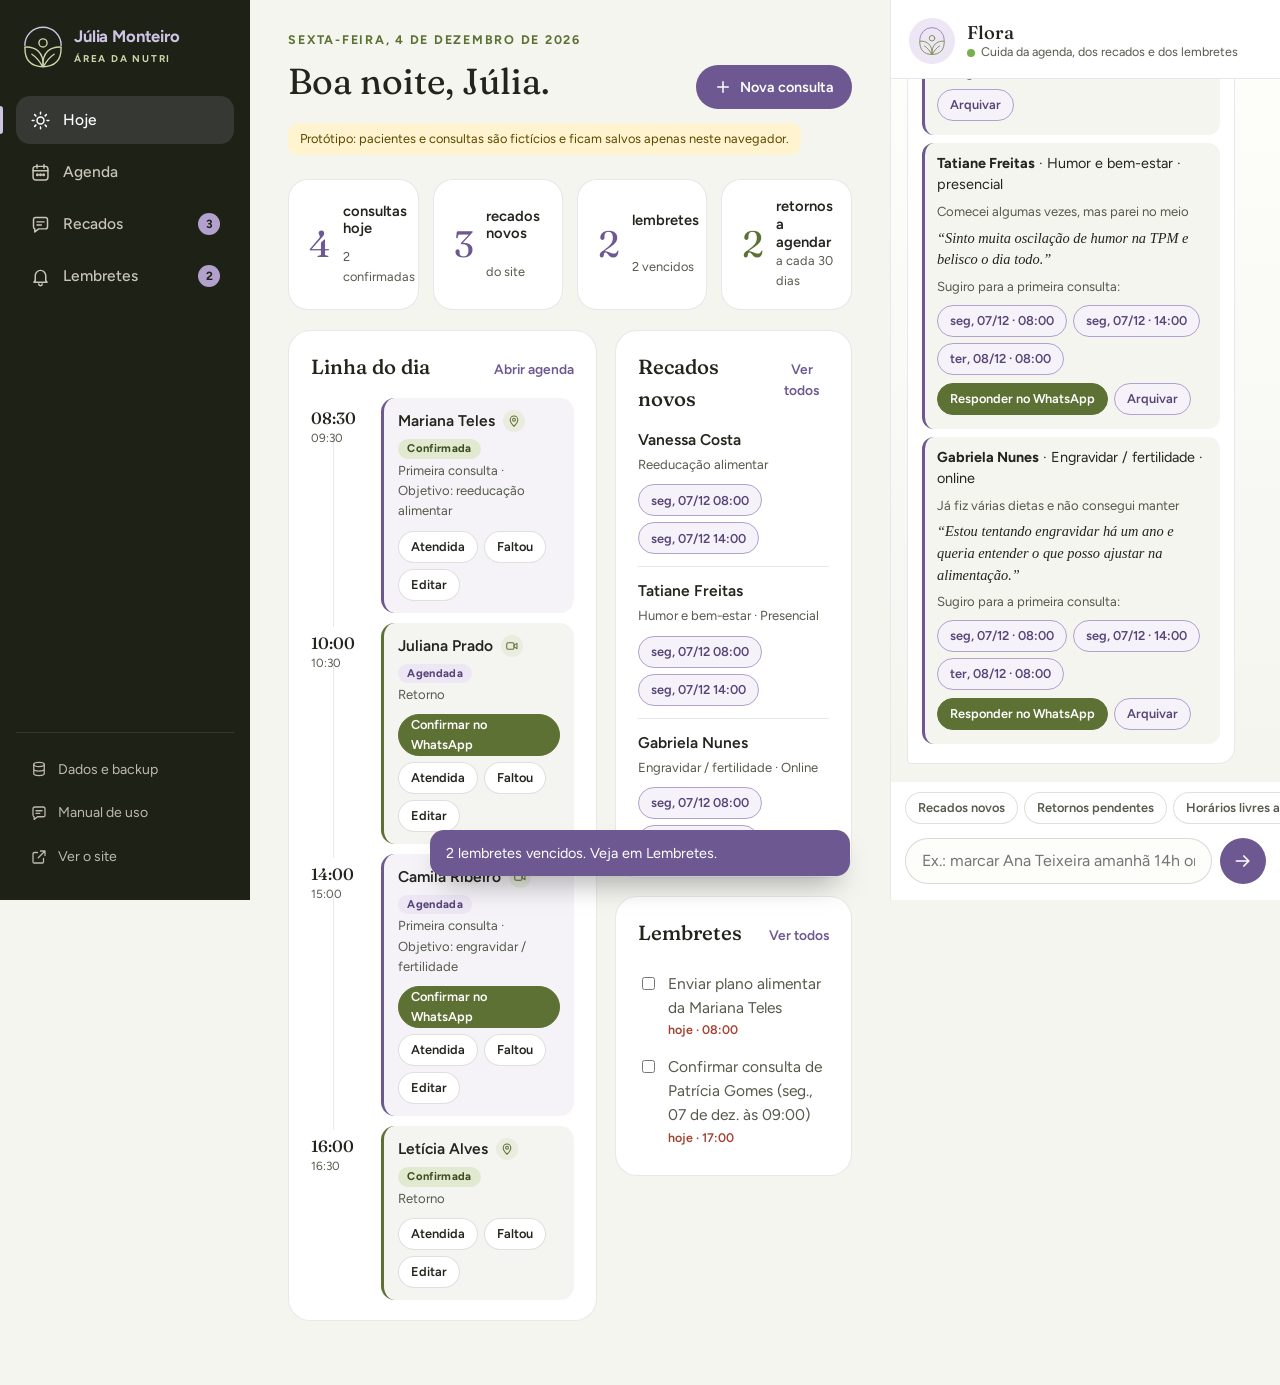
<file: painel.html>
<!doctype html>
<html lang="pt-BR">
<head>
  <meta charset="utf-8">
  <meta name="viewport" content="width=device-width, initial-scale=1, viewport-fit=cover">
  <meta name="robots" content="noindex, nofollow">
  <meta name="theme-color" content="#1d2116">
  <title>Área da nutri · Júlia Monteiro (demonstração)</title>
  <link rel="icon" href="assets/img/favicon.svg" type="image/svg+xml">
  <link rel="preconnect" href="https://fonts.googleapis.com">
  <link rel="preconnect" href="https://fonts.gstatic.com" crossorigin>
  <link href="https://fonts.googleapis.com/css2?family=Figtree:ital,wght@0,400;0,500;0,600;0,700;1,400&family=Fraunces:ital,opsz,wght,SOFT@0,9..144,300..600,0..100;1,9..144,300..600,0..100&display=swap" rel="stylesheet">
  <link rel="stylesheet" href="css/painel.css?v=3">
</head>
<body>
  <svg width="0" height="0" style="position:absolute" aria-hidden="true" focusable="false">
    <symbol id="i-simbolo" viewBox="37.2 29.2 636.5 690.5"><g fill="none" stroke-linecap="round" stroke-linejoin="round" stroke-width="23.5"><path style="stroke:var(--logo-p,#9d85b8)" d="M52 347.5A303.5 303.5 0 0 1 659 347.5"/><g style="stroke:var(--logo-g,#7d914e)"><path d="M54.2 375.8C44.5 594 157.8 705 355.5 705C553.2 705 666.5 594 656.8 375.8"/><path d="M54.2 375.8C234.5 367 372 468.5 355.5 698"/><path d="M656.8 375.8C476.5 367 339 468.5 355.5 698"/><path d="M169.8 495.2C248.5 547.8 303.8 620.8 347.5 699.2"/><path d="M541.2 495.2C462.5 547.8 407.2 620.8 363.5 699.2"/><circle cx="355.5" cy="306.2" r="68.2"/></g></g></symbol>
    <symbol id="p-hoje" viewBox="0 0 24 24"><g fill="none" stroke="currentColor" stroke-width="1.7" stroke-linecap="round" stroke-linejoin="round"><circle cx="12" cy="12" r="4"/><path d="M12 2.5v2M12 19.5v2M2.5 12h2M19.5 12h2M5.3 5.3l1.4 1.4M17.3 17.3l1.4 1.4M5.3 18.7l1.4-1.4M17.3 6.7l1.4-1.4"/></g></symbol>
    <symbol id="p-agenda" viewBox="0 0 24 24"><g fill="none" stroke="currentColor" stroke-width="1.7" stroke-linecap="round" stroke-linejoin="round"><rect x="3.5" y="5" width="17" height="15.5" rx="3"/><path d="M3.5 10h17M8 3v4M16 3v4"/><circle cx="8.5" cy="14.5" r=".9" fill="currentColor"/><circle cx="12" cy="14.5" r=".9" fill="currentColor"/><circle cx="15.5" cy="14.5" r=".9" fill="currentColor"/></g></symbol>
    <symbol id="p-recado" viewBox="0 0 24 24"><g fill="none" stroke="currentColor" stroke-width="1.7" stroke-linecap="round" stroke-linejoin="round"><path d="M4 6.5A2.5 2.5 0 0 1 6.5 4h11A2.5 2.5 0 0 1 20 6.5v8a2.5 2.5 0 0 1-2.5 2.5H10l-4.5 3.5V17A2.5 2.5 0 0 1 4 14.5Z"/><path d="M8 9h8M8 12.5h5"/></g></symbol>
    <symbol id="p-sino" viewBox="0 0 24 24"><g fill="none" stroke="currentColor" stroke-width="1.7" stroke-linecap="round" stroke-linejoin="round"><path d="M6 16.5V11a6 6 0 0 1 12 0v5.5l1.5 2h-15Z"/><path d="M10 20.5a2 2 0 0 0 4 0"/></g></symbol>
    <symbol id="p-dados" viewBox="0 0 24 24"><g fill="none" stroke="currentColor" stroke-width="1.7" stroke-linecap="round"><ellipse cx="12" cy="6" rx="7" ry="2.8"/><path d="M5 6v6c0 1.5 3.1 2.8 7 2.8s7-1.3 7-2.8V6M5 12v6c0 1.5 3.1 2.8 7 2.8s7-1.3 7-2.8v-6"/></g></symbol>
    <symbol id="p-site" viewBox="0 0 24 24"><g fill="none" stroke="currentColor" stroke-width="1.7" stroke-linecap="round" stroke-linejoin="round"><path d="M14 4h6v6M20 4l-9 9"/><path d="M18 14v4.5a1.5 1.5 0 0 1-1.5 1.5h-11A1.5 1.5 0 0 1 4 18.5v-11A1.5 1.5 0 0 1 5.5 6H10"/></g></symbol>
    <symbol id="p-mais" viewBox="0 0 24 24"><path fill="none" stroke="currentColor" stroke-width="2" stroke-linecap="round" d="M12 5v14M5 12h14"/></symbol>
    <symbol id="p-enviar" viewBox="0 0 24 24"><path fill="none" stroke="currentColor" stroke-width="2" stroke-linecap="round" stroke-linejoin="round" d="M4 12h15M13 6l6 6-6 6"/></symbol>
    <symbol id="p-esq" viewBox="0 0 24 24"><path fill="none" stroke="currentColor" stroke-width="2" stroke-linecap="round" stroke-linejoin="round" d="m15 6-6 6 6 6"/></symbol>
    <symbol id="p-dir" viewBox="0 0 24 24"><path fill="none" stroke="currentColor" stroke-width="2" stroke-linecap="round" stroke-linejoin="round" d="m9 6 6 6-6 6"/></symbol>
    <symbol id="p-fechar" viewBox="0 0 24 24"><path fill="none" stroke="currentColor" stroke-width="2" stroke-linecap="round" d="M6 6l12 12M18 6 6 18"/></symbol>
    <symbol id="p-video" viewBox="0 0 24 24"><g fill="none" stroke="currentColor" stroke-width="1.8" stroke-linejoin="round"><rect x="3" y="6.5" width="12.5" height="11" rx="2.5"/><path d="m15.5 10.5 5-3v9l-5-3Z"/></g></symbol>
    <symbol id="p-pin" viewBox="0 0 24 24"><g fill="none" stroke="currentColor" stroke-width="1.8" stroke-linecap="round" stroke-linejoin="round"><path d="M12 21s-6.5-6.1-6.5-11.2a6.5 6.5 0 0 1 13 0C18.5 14.9 12 21 12 21Z"/><circle cx="12" cy="9.8" r="2.4"/></g></symbol>
    <symbol id="p-folha" viewBox="0 0 24 24"><path fill="none" stroke="currentColor" stroke-width="1.7" stroke-linecap="round" stroke-linejoin="round" d="M4.5 19.5c0-8 5-13.5 15-14.5-.5 10-6 15-14 15M4.5 19.5 13 11"/></symbol>
  </svg>

  <div class="app">
    <!-- ============ barra lateral (vira barra inferior no celular) ============ -->
    <aside class="side">
      <a class="side__brand" href="index.html" aria-label="Voltar ao site da Júlia Monteiro">
        <svg class="side__sym" aria-hidden="true"><use href="#i-simbolo"/></svg>
        <span>
          <b class="side__nome">Júlia Monteiro</b>
          <small>Área da nutri</small>
        </span>
      </a>
      <nav class="tabs" role="tablist" aria-label="Seções da área">
        <button role="tab" data-aba="hoje" aria-selected="true"><svg aria-hidden="true"><use href="#p-hoje"/></svg><span>Hoje</span></button>
        <button role="tab" data-aba="agenda" aria-selected="false"><svg aria-hidden="true"><use href="#p-agenda"/></svg><span>Agenda</span></button>
        <button role="tab" data-aba="recados" aria-selected="false"><svg aria-hidden="true"><use href="#p-recado"/></svg><span>Recados</span><b class="badge" id="nRec" hidden></b></button>
        <button role="tab" data-aba="lembretes" aria-selected="false"><svg aria-hidden="true"><use href="#p-sino"/></svg><span>Lembretes</span><b class="badge" id="nLemb" hidden></b></button>
      </nav>
      <div class="side__foot">
        <button class="side__link" id="btnDados" data-dados type="button"><svg aria-hidden="true"><use href="#p-dados"/></svg>Dados e backup</button>
        <a class="side__link" href="manual.html"><svg aria-hidden="true"><use href="#p-recado"/></svg>Manual de uso</a>
        <a class="side__link" href="index.html"><svg aria-hidden="true"><use href="#p-site"/></svg>Ver o site</a>
      </div>
    </aside>

    <!-- ============ conteúdo ============ -->
    <main class="main">
      <header class="topo">
        <div>
          <p class="topo__data" id="hojeData"></p>
          <h1 id="saudacao">Olá, Júlia.</h1>
        </div>
        <div class="topo__acoes">
          <button class="btn btn--line" id="abrirIa" type="button"><svg class="btn__ic" aria-hidden="true"><use href="#i-simbolo"/></svg><span>Falar com a <b data-ia-nome>Flora</b></span></button>
          <button class="btn btn--line btn--sq so-cel" data-dados type="button" aria-label="Dados e backup"><svg aria-hidden="true"><use href="#p-dados"/></svg></button>
          <button class="btn" id="novaConsulta" type="button"><svg class="btn__ic" aria-hidden="true"><use href="#p-mais"/></svg>Nova consulta</button>
        </div>
      </header>
      <p class="aviso">Protótipo: pacientes e consultas são fictícios e ficam salvos apenas neste navegador.</p>

      <!-- HOJE -->
      <section class="aba" id="aba-hoje">
        <div class="stats" id="stats"></div>
        <div class="hoje">
          <section class="card">
            <div class="card__head"><h2>Linha do dia</h2><button class="link" type="button" data-ir="agenda">Abrir agenda</button></div>
            <ol class="linha" id="linhaDia"></ol>
          </section>
          <div class="hoje__side">
            <section class="card">
              <div class="card__head"><h2>Recados novos</h2><button class="link" type="button" data-ir="recados">Ver todos</button></div>
              <div id="recNovos"></div>
            </section>
            <section class="card">
              <div class="card__head"><h2>Lembretes</h2><button class="link" type="button" data-ir="lembretes">Ver todos</button></div>
              <div id="lembHoje"></div>
            </section>
          </div>
        </div>
      </section>

      <!-- AGENDA -->
      <section class="aba" id="aba-agenda" hidden>
        <div class="barra">
          <div class="nav-per">
            <button class="btn btn--line btn--sq" id="navAnt" type="button" aria-label="Anterior"><svg aria-hidden="true"><use href="#p-esq"/></svg></button>
            <strong class="rotulo" id="rotulo"></strong>
            <button class="btn btn--line btn--sq" id="navProx" type="button" aria-label="Próximo"><svg aria-hidden="true"><use href="#p-dir"/></svg></button>
            <button class="btn btn--line btn--sm" id="navHoje" type="button">Hoje</button>
          </div>
          <div class="seg" role="group" aria-label="Visualização">
            <button type="button" data-v="semana" aria-pressed="true">Semana</button>
            <button type="button" data-v="mes" aria-pressed="false">Mês</button>
          </div>
          <label class="sr" for="filtroModo">Filtrar por modalidade</label>
          <select id="filtroModo"><option value="">Online e presencial</option><option>Online</option><option>Presencial</option></select>
        </div>
        <div class="legenda"><span class="lg lg--pri">Primeira consulta</span><span class="lg lg--ret">Retorno</span><span><svg aria-hidden="true"><use href="#p-video"/></svg>Online</span><span><svg aria-hidden="true"><use href="#p-pin"/></svg>Presencial</span></div>
        <div class="visao" id="visao"></div>
        <h2 class="tit-dia" id="titDia"></h2>
        <div class="lista" id="listaAgenda"></div>
      </section>

      <!-- RECADOS -->
      <section class="aba" id="aba-recados" hidden>
        <p class="dica">Pedidos que chegaram pelo formulário do site. A <b data-ia-nome>Flora</b> sugere horários livres de acordo com a modalidade escolhida.</p>
        <div class="filtros" id="filtroRec"></div>
        <div class="lista" id="listaRec"></div>
      </section>

      <!-- LEMBRETES -->
      <section class="aba" id="aba-lembretes" hidden>
        <form class="form-linha" id="formLemb">
          <label class="sr" for="lembTexto">Lembrete</label>
          <input id="lembTexto" name="texto" placeholder="Novo lembrete (ex.: enviar plano da Juliana)" required maxlength="140">
          <label class="sr" for="lembData">Data</label>
          <input id="lembData" type="date" name="data" required>
          <label class="sr" for="lembHora">Hora</label>
          <input id="lembHora" type="time" name="hora" required value="09:00">
          <button class="btn" type="submit">Adicionar</button>
        </form>
        <p class="dica" id="notifInfo"></p>
        <div class="lista" id="listaLemb"></div>
      </section>
    </main>

    <!-- ============ assistente ============ -->
    <aside class="ia" id="ia" aria-label="Assistente da área">
      <header class="ia__top">
        <span class="ia__av"><svg aria-hidden="true"><use href="#i-simbolo"/></svg></span>
        <div>
          <strong data-ia-nome>Flora</strong>
          <small><i></i>Cuida da agenda, dos recados e dos lembretes</small>
        </div>
        <button class="ia__fechar" id="fecharIa" type="button" aria-label="Fechar assistente"><svg aria-hidden="true"><use href="#p-fechar"/></svg></button>
      </header>
      <div class="ia__msgs" id="iaMsgs" aria-live="polite"></div>
      <div class="ia__chips" id="iaChips"></div>
      <form class="ia__form" id="iaForm">
        <label class="sr" for="iaIn">Peça algo para a assistente</label>
        <input id="iaIn" type="text" maxlength="300" autocomplete="off" placeholder="Ex.: marcar Ana Teixeira amanhã 14h online">
        <button type="submit" aria-label="Enviar"><svg aria-hidden="true"><use href="#p-enviar"/></svg></button>
      </form>
    </aside>
  </div>

  <button class="ia-fab" id="iaFab" type="button" aria-label="Abrir a assistente"><svg aria-hidden="true"><use href="#i-simbolo"/></svg><b class="badge" id="nIa" hidden></b></button>

  <!-- ============ consulta ============ -->
  <div class="modal" id="modal" hidden>
    <form class="modal__box" id="formCons" aria-labelledby="modalTit">
      <h3 id="modalTit">Nova consulta</h3>
      <input type="hidden" name="id">
      <input type="hidden" name="recadoId">
      <label>Paciente<input name="paciente" required maxlength="80"></label>
      <label>WhatsApp<input name="telefone" inputmode="tel" placeholder="(11) 91234-5678" maxlength="20"></label>
      <div class="dois">
        <label>Data<input type="date" name="data" required></label>
        <label>Hora<input type="time" name="hora" required step="300"></label>
      </div>
      <div class="dois">
        <label>Tipo<select name="tipo"><option>Primeira consulta</option><option>Retorno</option></select></label>
        <label>Modalidade<select name="modo"><option value="">A combinar</option><option>Online</option><option>Presencial</option></select></label>
      </div>
      <label>Situação<select name="status"><option value="agendada">Agendada</option><option value="confirmada">Confirmada</option><option value="realizada">Realizada</option><option value="faltou">Faltou</option><option value="cancelada">Cancelada</option></select></label>
      <label>Observações<textarea name="obs" rows="2" maxlength="300"></textarea></label>
      <label class="check"><input type="checkbox" name="lembrar" checked> Criar lembrete para confirmar na véspera</label>
      <p class="erro" id="erroCons" hidden></p>
      <div class="modal__acoes">
        <button type="button" class="btn btn--line" id="cancelaCons">Cancelar</button>
        <button type="submit" class="btn">Salvar</button>
      </div>
    </form>
  </div>

  <!-- ============ dados ============ -->
  <div class="modal" id="modalDados" hidden>
    <div class="modal__box" role="dialog" aria-labelledby="dadosTit">
      <h3 id="dadosTit">Dados da área</h3>
      <p class="dica">No protótipo, os dados ficam salvos neste navegador. Faça backup para não perder e para levar a outro computador.</p>
      <div class="modal__acoes col">
        <button type="button" class="btn btn--line" id="btnExp">Baixar backup (.json)</button>
        <label class="btn btn--line">Restaurar backup<input type="file" id="fileImp" accept=".json,application/json" hidden></label>
        <button type="button" class="btn btn--line" id="btnDemo">Carregar dados de exemplo</button>
        <button type="button" class="btn btn--line perigo" id="btnLimpa">Apagar tudo</button>
        <a class="btn btn--line" href="manual.html">Abrir o manual de uso</a>
        <button type="button" class="btn" id="fechaDados">Fechar</button>
      </div>
    </div>
  </div>

  <div class="toasts" id="toasts" aria-live="polite"></div>

  <script src="js/config.js?v=6"></script>
  <script src="js/db.js?v=2"></script>
  <script src="js/painel.js?v=5"></script>
  <script src="js/painel-ia.js?v=5"></script>
</body>
</html>
</file>
<file: css/style.css>
/* =========================================================
   Júlia Monteiro · Nutricionista (nutricionista fictícia, portfólio)
   Estrutura inspirada em site de consultório (topo com foto em
   tela cheia, cartões, passo a passo, mapa, faixa final),
   com a identidade da marca: lilás + oliva do símbolo.
   ========================================================= */
:root {
  --bg: #f4f5ef;
  --bg-2: #e9ecdf;
  --bg-lav: #f2eef8;
  --white: #fdfdfa;
  --ink: #23251d;
  --ink-2: #555a4b;
  --line: rgba(35, 37, 29, .1);

  --olive: #7d914e;
  --olive-600: #5e7135;
  --olive-l: #c8d6a8;
  --night: #15100c;
  --forest: #1d2116;

  --plum: #6d5891;
  --plum-700: #574577;
  --lav: #b2a1cd;
  --lav-500: #9d85b8;
  --lav-300: #cfc3e4;
  --lav-100: #ece6f5;

  --serif: "Fraunces", Georgia, "Times New Roman", serif;
  --sans: "Figtree", system-ui, -apple-system, "Segoe UI", sans-serif;

  --hdr: 78px;
  --gut: clamp(20px, 5vw, 48px);
  --r: 26px;
  --ease: cubic-bezier(.2, .7, .2, 1);
  --shadow: 0 40px 80px -46px rgba(35, 37, 29, .55);

  --logo-p: #9d85b8;
  --logo-g: #7d914e;
  color-scheme: light;
}

*, *::before, *::after { box-sizing: border-box; }
html { scroll-behavior: smooth; scroll-padding-top: calc(var(--hdr) + 10px); -webkit-text-size-adjust: 100%; }
body {
  margin: 0; background: var(--bg); color: var(--ink-2);
  font: 400 1.0625rem/1.65 var(--sans);
  -webkit-font-smoothing: antialiased; text-rendering: optimizeLegibility; overflow-x: hidden;
}
[hidden] { display: none !important; }
img { display: block; max-width: 100%; height: auto; }
a { color: inherit; text-decoration: none; }
p { margin: 0 0 1em; }
h1, h2, h3, legend {
  margin: 0; color: var(--ink); font-family: var(--serif); font-weight: 400;
  font-optical-sizing: auto; font-variation-settings: "SOFT" 60; text-wrap: balance;
}
em { font-style: italic; }
button { font: inherit; }
:focus-visible { outline: 2px solid var(--plum); outline-offset: 3px; border-radius: 6px; }
.sr-only { position: absolute; width: 1px; height: 1px; padding: 0; margin: -1px; overflow: hidden; clip: rect(0 0 0 0); white-space: nowrap; border: 0; }
.wrap { width: min(100% - 2 * var(--gut), 1200px); margin-inline: auto; }
.sec { padding-block: clamp(80px, 9vw, 136px); position: relative; }
.skip { position: absolute; left: 12px; top: -60px; z-index: 100; background: var(--ink); color: #fff; padding: 10px 16px; border-radius: 10px; }
.skip:focus { top: 12px; }

/* ---------- títulos de seção ---------- */
.kicker {
  display: inline-flex; align-items: center; gap: 10px; margin: 0 0 16px;
  font: 600 .76rem/1.2 var(--sans); letter-spacing: .2em; text-transform: uppercase; color: var(--olive-600);
}
/* bolinha dividida lilás/oliva, como o círculo do logo */
.kicker::before { content: ""; width: 9px; height: 9px; border-radius: 50%; background: linear-gradient(180deg, var(--lav-500) 50%, var(--olive) 50%); flex: none; }
.kicker--light { color: var(--lav-300); }
.kicker--light::before { background: linear-gradient(180deg, var(--lav-300) 50%, var(--olive-l) 50%); }
.h2 { font-size: clamp(2.1rem, 1.4rem + 2.6vw, 3.4rem); line-height: 1.08; letter-spacing: -.015em; }
.h2 em, .hero__h em { font-weight: 400; }
.h2 em { color: var(--plum); }
.sec-head { margin-bottom: clamp(40px, 5vw, 64px); }
.sec-head--center { text-align: center; max-width: 780px; margin-inline: auto; }
.sec-head--split { display: grid; grid-template-columns: 1fr 1fr; gap: 24px 48px; align-items: end; }
.sec-head__sub { font-size: 1.08rem; margin: 18px 0 0; }
.sec-head--split .sec-head__sub { margin: 0 0 6px; }

/* ---------- botões ---------- */
.btn {
  display: inline-flex; align-items: center; justify-content: center; gap: 10px;
  min-height: 56px; padding: 0 28px; border: 0; border-radius: 999px; cursor: pointer;
  background: var(--plum); color: #fff; font: 600 .98rem/1.1 var(--sans); text-align: center;
  box-shadow: 0 16px 30px -16px rgba(87, 69, 119, .8);
  transition: transform .3s var(--ease), background-color .3s, box-shadow .3s, color .3s, opacity .3s;
}
.btn:hover { background: var(--plum-700); transform: translateY(-2px); }
.btn__ic { width: 20px; height: 20px; flex: none; }
.btn--sm { min-height: 46px; padding: 0 22px; font-size: .9rem; }
.btn--white { background: #fff; color: var(--plum-700); box-shadow: 0 16px 34px -16px rgba(0, 0, 0, .55); }
.btn--white:hover { background: var(--lav-100); }

/* ---------- prévia ---------- */
.draft-bar {
  cursor: pointer;
  position: fixed; z-index: 70; left: 16px; bottom: calc(16px + env(safe-area-inset-bottom));
  max-width: min(420px, calc(100% - 112px)); padding: 9px 14px; border-radius: 14px;
  background: var(--ink); color: #f4f5ef; font-size: .74rem; line-height: 1.35; box-shadow: 0 12px 30px -12px rgba(0, 0, 0, .5);
}
.cfg-pend {
  display: inline-block; vertical-align: middle; margin-left: 4px;
  font: 700 .62rem/1.5 var(--sans); letter-spacing: .06em; text-transform: uppercase;
  background: #fff1bf; color: #5c4700; padding: 1px 8px; border-radius: 999px;
}

/* =========================================================
   Cabeçalho (transparente sobre a foto, claro ao rolar)
   ========================================================= */
.hdr {
  position: fixed; inset: 0 0 auto 0; z-index: 50; color: #fff;
  --logo-p: var(--lav-300); --logo-g: var(--olive-l); --nome: var(--lav-300); --cargo: rgba(255, 255, 255, .72);
  transition: background-color .35s, color .35s, box-shadow .35s;
}
.hdr.is-scrolled, .hdr.menu-open {
  color: var(--ink); background: rgba(244, 245, 239, .93);
  -webkit-backdrop-filter: saturate(1.2) blur(14px); backdrop-filter: saturate(1.2) blur(14px);
  box-shadow: 0 1px 0 var(--line);
  --logo-p: #9d85b8; --logo-g: #7d914e; --nome: #9d85b8; --cargo: var(--olive-600);
}
.hdr__in { display: flex; align-items: center; justify-content: space-between; gap: 20px; height: var(--hdr); }
.brand { display: flex; align-items: center; gap: 12px; flex: none; }
.brand__sym { width: 40px; height: 44px; }
.brand__txt { display: flex; flex-direction: column; gap: 6px; }
.brand__nome { font: 700 1.16rem/1 var(--sans); letter-spacing: -.01em; white-space: nowrap; color: var(--nome); transition: color .35s; }
.brand__cargo { font: 600 .56rem/1 var(--sans); letter-spacing: .2em; text-transform: uppercase; color: var(--cargo); transition: color .35s; }

.nav { display: flex; align-items: center; gap: clamp(16px, 2.2vw, 30px); font-size: .92rem; font-weight: 500; }
.nav > a:not(.btn), .dd__btn { opacity: .88; transition: opacity .2s; padding: 6px 0; }
.nav > a:not(.btn):hover, .dd__btn:hover { opacity: 1; }
.nav__tel { display: inline-flex; align-items: center; gap: 8px; font-weight: 600; }
.nav__tel svg { width: 18px; height: 18px; }
.hdr:not(.is-scrolled):not(.menu-open) .nav__cta { background: #fff; color: var(--plum-700); }

.dd { position: relative; }
.dd__btn { display: inline-flex; align-items: center; gap: 4px; background: none; border: 0; color: inherit; cursor: pointer; font-weight: 500; }
.dd__btn svg { width: 16px; height: 16px; transition: transform .3s var(--ease); }
.dd__panel {
  position: absolute; top: calc(100% + 14px); left: -22px; min-width: 270px;
  display: flex; flex-direction: column; padding: 12px;
  background: var(--white); color: var(--ink); border: 1px solid var(--line); border-radius: 20px;
  box-shadow: 0 30px 60px -24px rgba(0, 0, 0, .4);
  opacity: 0; visibility: hidden; transform: translateY(-6px); transition: opacity .25s, transform .3s var(--ease), visibility 0s .3s;
}
.dd__panel::before { content: ""; position: absolute; left: 0; right: 0; top: -16px; height: 16px; }
.dd:hover .dd__panel, .dd:focus-within .dd__panel, .dd.is-open .dd__panel { opacity: 1; visibility: visible; transform: none; transition: opacity .25s, transform .3s var(--ease); }
.dd:hover .dd__btn svg, .dd.is-open .dd__btn svg { transform: rotate(180deg); }
.dd__title { padding: 6px 12px 8px; font: 700 .68rem/1.2 var(--sans); letter-spacing: .16em; text-transform: uppercase; color: var(--olive-600); }
.dd__panel a { padding: 10px 12px; border-radius: 12px; font-size: .94rem; transition: background-color .2s; }
.dd__panel a:hover { background: var(--bg-2); }

.burger { display: none; width: 46px; height: 46px; border: 0; background: transparent; border-radius: 50%; cursor: pointer; position: relative; color: inherit; }
.burger span { position: absolute; left: 12px; right: 12px; height: 1.8px; background: currentColor; border-radius: 2px; transition: transform .35s var(--ease), top .35s var(--ease); }
.burger span:first-child { top: 18px; }
.burger span:last-child { top: 27px; }
.burger[aria-expanded="true"] span:first-child { top: 22.5px; transform: rotate(45deg); }
.burger[aria-expanded="true"] span:last-child { top: 22.5px; transform: rotate(-45deg); }

/* =========================================================
   Topo
   ========================================================= */
.hero {
  position: relative; isolation: isolate; overflow: hidden;
  display: flex; align-items: center;
  min-height: min(100svh, 940px); padding: calc(var(--hdr) + 48px) 0 80px;
  background: var(--night); color: rgba(239, 233, 223, .86);
}
.hero__bg { position: absolute; z-index: -1; top: 0; right: 0; bottom: 0; width: min(62%, 900px); }
.hero__bg img {
  width: 100%; height: 100%; object-fit: cover; object-position: 50% 20%;
  -webkit-mask-image: linear-gradient(90deg, transparent 0%, rgba(0, 0, 0, .6) 22%, #000 46%);
  mask-image: linear-gradient(90deg, transparent 0%, rgba(0, 0, 0, .6) 22%, #000 46%);
  animation: heroIn 1.6s var(--ease) both;
}
.hero::after { content: ""; position: absolute; inset: 0; z-index: -1; pointer-events: none; background: linear-gradient(0deg, rgba(21, 16, 12, .75), transparent 28%); }
/* foto de fundo claro: escurece a faixa do cabeçalho para o menu continuar legível */
.hero__bg::after { content: ""; position: absolute; inset: 0 0 auto; height: 30%; pointer-events: none; background: linear-gradient(180deg, rgba(21, 16, 12, .72), transparent); }
.hero__in { position: relative; }
.hero__in > * { max-width: 620px; }
.pill {
  display: inline-flex; align-items: center; margin: 0; padding: 9px 18px;
  border: 1px solid rgba(207, 195, 228, .45); border-radius: 999px; color: var(--lav-300);
  font: 600 .72rem/1 var(--sans); letter-spacing: .22em; text-transform: uppercase;
}
.hero__h { margin: 26px 0 22px; color: #fff; font-size: clamp(2.65rem, 1.5rem + 3.9vw, 4.6rem); line-height: 1.03; letter-spacing: -.02em; }
.hero__h em { color: var(--lav-300); }
.hero__kicker {
  display: block; margin-bottom: 16px;
  font: 600 clamp(.82rem, .78rem + .2vw, .98rem)/1.3 var(--sans); letter-spacing: .16em; text-transform: uppercase; color: var(--olive-l);
}
.hero__lead { font-size: clamp(1.04rem, .98rem + .25vw, 1.16rem); max-width: 34em; }
.hero__lead strong { color: #fff; font-weight: 600; }
.hero__ctas { display: flex; flex-wrap: wrap; align-items: center; gap: 16px 30px; margin: 34px 0 42px; }
.hero__link { display: inline-flex; align-items: center; gap: 8px; color: #fff; font-weight: 600; padding: 6px 0; border-bottom: 1px solid rgba(255, 255, 255, .4); transition: gap .3s var(--ease), border-color .3s; }
.hero__link svg { width: 18px; height: 18px; }
.hero__link:hover { gap: 13px; border-color: #fff; }
.badges { list-style: none; margin: 0; padding: 0; display: grid; grid-template-columns: repeat(2, max-content); gap: 14px 34px; font-size: .9rem; color: rgba(239, 233, 223, .92); }
.badges li { display: flex; align-items: center; gap: 10px; }
.badges svg { width: 20px; height: 20px; color: var(--olive-l); flex: none; }
.hero .cfg-pend { background: rgba(255, 241, 191, .92); }
@keyframes heroIn { from { opacity: 0; transform: scale(1.04); } }

/* =========================================================
   Por que escolher (mosaico)
   ========================================================= */
.por-que { background: var(--bg); }
.bento { display: grid; grid-template-columns: repeat(4, 1fr); gap: 18px; }
.tile {
  background: var(--white); border: 1px solid var(--line); border-radius: var(--r);
  padding: 30px 28px; transition: transform .4s var(--ease), box-shadow .4s var(--ease);
}
.tile:not(.tile--photo):hover { transform: translateY(-4px); box-shadow: 0 30px 50px -34px rgba(35, 37, 29, .45); }
.tile__ic { width: 46px; height: 46px; color: var(--olive-600); margin-bottom: 18px; flex: none; }
.tile h3 { font-size: 1.3rem; line-height: 1.25; margin-bottom: 8px; }
.tile p { margin: 0; font-size: .96rem; }
.tile--photo { position: relative; grid-column: span 2; grid-row: span 2; min-height: 470px; margin: 0; padding: 0; overflow: hidden; border: 0; }
.tile--photo img { position: absolute; inset: 0; width: 100%; height: 100%; object-fit: cover; object-position: 62% 28%; }
.tile--photo figcaption {
  position: absolute; left: 16px; right: 16px; bottom: 16px; padding: 20px 22px; border-radius: 20px;
  background: rgba(253, 253, 250, .93); -webkit-backdrop-filter: blur(10px); backdrop-filter: blur(10px);
}
.tile--photo figcaption p { margin: 0 0 8px; font: 400 1.2rem/1.38 var(--serif); color: var(--ink); font-variation-settings: "SOFT" 60; }
.tile--photo figcaption em { color: var(--plum); }
.tile--photo figcaption span { font-size: .72rem; font-weight: 700; letter-spacing: .14em; text-transform: uppercase; color: var(--olive-600); }
.tile--wide { grid-column: span 2; display: flex; gap: 20px; align-items: flex-start; }
.tile--wide .tile__ic { margin: 0; }
.tile--sage { background: var(--bg-2); border-color: transparent; }
.tile--lav { background: var(--bg-lav); border-color: transparent; }
.tile--lav .tile__ic { color: var(--plum); }

/* =========================================================
   Atendimentos
   ========================================================= */
.atend { background: var(--white); }
.cards { display: grid; grid-template-columns: repeat(3, 1fr); gap: 22px; }
.card {
  display: flex; flex-direction: column; overflow: hidden; scroll-margin-top: calc(var(--hdr) + 24px);
  background: var(--bg); border: 1px solid var(--line); border-radius: var(--r);
  transition: transform .4s var(--ease), box-shadow .4s var(--ease);
}
.card:hover { transform: translateY(-4px); box-shadow: 0 30px 50px -30px rgba(35, 37, 29, .35); }
.card__art { aspect-ratio: 16 / 9; display: grid; place-items: center; }
.card__art svg { width: 80%; height: 92%; transition: transform .6s var(--ease); }
.card:hover .card__art svg { transform: scale(1.04) rotate(-1deg); }
.card__art--sage { background: radial-gradient(circle at 50% 62%, #f1f3e8, #dfe5cf); }
.card__art--lav { background: radial-gradient(circle at 50% 62%, #f6f3fb, #e6def3); }
.card__body { display: flex; flex-direction: column; flex: 1; padding: 26px 26px 28px; }
.card h3 { font-size: 1.38rem; line-height: 1.25; margin-bottom: 10px; }
.card p { flex: 1; font-size: .96rem; }
.card__link { align-self: flex-start; display: inline-flex; align-items: center; gap: 8px; margin-top: 4px; font-weight: 600; font-size: .93rem; color: var(--plum); transition: gap .3s var(--ease); }
.card__link svg { width: 18px; height: 18px; }
.card__link:hover { gap: 12px; }
.card--cta {
  position: relative; justify-content: flex-end; padding: 34px 30px;
  background: linear-gradient(160deg, #7a64a0, var(--plum-700)); border: 0; color: rgba(255, 255, 255, .9);
  --logo-p: rgba(255, 255, 255, .55); --logo-g: rgba(255, 255, 255, .55);
}
.card--cta__sym { position: absolute; top: 26px; right: 26px; width: 92px; height: 100px; }
.card--cta h3 { color: #fff; font-size: 1.75rem; margin: 70px 0 10px; }
.card--cta p { flex: 0; margin-bottom: 22px; }
.card--cta .btn { align-self: flex-start; }

/* =========================================================
   Dietas × acredito
   ========================================================= */
.crencas { background: var(--bg-2); }
.crencas__grid { display: grid; grid-template-columns: .85fr 1.15fr; gap: clamp(32px, 5vw, 80px); align-items: start; }
.crencas__head { position: sticky; top: calc(var(--hdr) + 28px); }
.duvidas-dor { list-style: none; margin: 26px 0 30px; padding: 0; display: grid; gap: 12px; }
.duvidas-dor li { position: relative; padding-left: 26px; font: italic 400 1.12rem/1.42 var(--serif); color: var(--ink-2); }
.duvidas-dor li::before { content: ""; position: absolute; left: 0; top: .72em; width: 14px; height: 1.5px; background: var(--plum); }
.resposta { padding: 24px 26px; border-radius: 22px; background: var(--olive-600); color: #fff; }
.resposta span { font-size: .74rem; font-weight: 700; letter-spacing: .14em; text-transform: uppercase; color: rgba(255, 255, 255, .78); }
.resposta p { margin: 6px 0 0; font: 400 clamp(1.4rem, 1.15rem + 1vw, 1.8rem)/1.22 var(--serif); font-variation-settings: "SOFT" 60; }
.resposta em { color: #f1ebfa; }

.compare { background: var(--white); border: 1px solid var(--line); border-radius: var(--r); overflow: hidden; box-shadow: var(--shadow); }
.compare table { width: 100%; border-collapse: collapse; table-layout: fixed; }
.compare th {
  text-align: left; vertical-align: middle; padding: 22px 24px;
  font: 500 1.14rem/1.3 var(--serif); color: var(--ink); border-bottom: 1px solid var(--line);
}
.compare th:first-child { background: #f1f4e9; }
.compare th:last-child { background: #f6f2fa; }
.compare__ic { display: inline-grid; place-items: center; width: 30px; height: 30px; margin-right: 12px; border-radius: 50%; vertical-align: middle; color: #fff; }
.compare__ic svg { width: 16px; height: 16px; }
.compare__ic--sim { background: var(--olive-600); }
.compare__ic--nao { background: var(--plum); }
.compare td { padding: 18px 24px; vertical-align: top; font-size: .97rem; line-height: 1.55; border-bottom: 1px solid var(--line); }
.compare td:first-child { color: var(--ink); border-right: 1px solid var(--line); }
.compare tr:last-child td { border-bottom: 0; }
.compare tbody tr { transition: background-color .25s; }
.compare tbody tr:hover { background: rgba(233, 236, 223, .45); }

/* =========================================================
   Sobre
   ========================================================= */
.sobre { background: var(--bg-lav); }
.sobre__grid { display: grid; grid-template-columns: .9fr 1.1fr; gap: clamp(40px, 7vw, 110px); align-items: center; }
.retrato { position: relative; margin: 0; width: min(100%, 470px); aspect-ratio: 1; justify-self: center; }
.retrato__anel { position: absolute; inset: 0; width: 100%; height: 100%; overflow: visible; }
.retrato__anel path { fill: none; stroke-width: 2.6; stroke-linecap: round; stroke-dasharray: 1; stroke-dashoffset: 1; transition: stroke-dashoffset 1.8s var(--ease) .2s; }
.retrato__p { stroke: var(--lav-500); }
.retrato__g { stroke: var(--olive); transition-delay: .6s !important; }
.retrato.is-in .retrato__anel path, html:not(.js) .retrato__anel path { stroke-dashoffset: 0; }
.retrato__foto { position: absolute; inset: 7.5%; overflow: hidden; border-radius: 50%; background: #3d3632; box-shadow: var(--shadow); }
.retrato__foto img { width: 100%; height: 100%; object-fit: cover; object-position: 50% 16%; }
.retrato__selo {
  position: absolute; right: -4%; bottom: 9%; max-width: 230px;
  display: flex; align-items: center; gap: 12px; padding: 14px 18px;
  background: var(--white); border-radius: 18px; box-shadow: 0 24px 40px -22px rgba(35, 37, 29, .5);
}
.retrato__selo b { font: 500 1.9rem/1 var(--serif); color: var(--plum); }
.retrato__selo span { font-size: .84rem; line-height: 1.3; color: var(--ink-2); }
.sobre__cargo { margin: 10px 0 26px; font-weight: 600; color: var(--olive-600); }
.sobre__quote {
  margin: 0 0 22px; padding-left: 22px; border-left: 3px solid var(--lav);
  font: italic 400 clamp(1.2rem, 1.05rem + .6vw, 1.48rem)/1.45 var(--serif); color: var(--ink); font-variation-settings: "SOFT" 60;
}
.fatos { display: grid; grid-template-columns: repeat(3, 1fr); gap: 12px; margin: 30px 0; }
.fatos div { padding: 16px 18px; background: var(--white); border-radius: 18px; }
.fatos dt { font: italic 500 1.1rem/1.3 var(--serif); color: var(--plum); }
.fatos dd { margin: 4px 0 0; font-size: .88rem; line-height: 1.45; }
.curiosidades__t { display: block; margin-bottom: 12px; font-size: .74rem; font-weight: 700; letter-spacing: .16em; text-transform: uppercase; color: var(--olive-600); }
.curiosidades ul { list-style: none; margin: 0; padding: 0; display: flex; flex-wrap: wrap; gap: 8px; }
.curiosidades li { padding: 7px 14px; border: 1px solid rgba(109, 88, 145, .22); border-radius: 999px; background: rgba(255, 255, 255, .7); font-size: .88rem; color: var(--ink); }
.crn:empty { display: none; }

/* =========================================================
   Como funciona
   ========================================================= */
.funciona { background: var(--bg); }
.funciona__grid { display: grid; grid-template-columns: 1fr 1fr; gap: clamp(40px, 6vw, 100px); align-items: center; }
.funciona__foto { position: relative; margin: 0; aspect-ratio: 6 / 5.2; }
.funciona__foto picture { display: block; height: 100%; overflow: hidden; border-radius: 28px; box-shadow: var(--shadow); }
.funciona__foto img { width: 100%; height: 100%; object-fit: cover; object-position: 50% 24%; }
.funciona__nota {
  position: absolute; right: -26px; bottom: 34px; max-width: 300px;
  display: flex; gap: 12px; align-items: flex-start; padding: 16px 18px;
  background: var(--white); border-radius: 18px; box-shadow: 0 24px 40px -22px rgba(35, 37, 29, .5); font-size: .9rem; line-height: 1.45;
}
.funciona__nota svg { width: 34px; height: 34px; color: var(--plum); flex: none; }
.funciona__nota b { display: block; margin-bottom: 2px; font: 500 1.02rem/1.3 var(--serif); color: var(--ink); }
.passos { list-style: none; margin: 34px 0 38px; padding: 0; display: grid; gap: 22px; }
.passos li { display: grid; grid-template-columns: 44px 1fr; gap: 16px; align-items: start; }
.passo__n { width: 44px; height: 44px; display: grid; place-items: center; border-radius: 50%; background: var(--olive-600); color: #fff; font-weight: 700; }
.passos p { margin: 9px 0 0; }
.passos b { color: var(--ink); font-weight: 600; }

/* =========================================================
   Agendar (quiz)
   ========================================================= */
.agendar { background: radial-gradient(60% 80% at 88% 12%, rgba(178, 161, 205, .2), transparent 62%), var(--forest); color: #d6d3c7; }
.agendar .h2 { color: #fff; }
.agendar .h2 em { color: var(--lav-300); }
.agendar__grid { display: grid; grid-template-columns: 1fr 1.02fr; gap: clamp(36px, 6vw, 96px); align-items: center; }
.agendar__txt > p { margin: 22px 0 28px; max-width: 36em; }
.perfil { display: flex; align-items: center; gap: 14px; margin-bottom: 24px; }
.perfil img { width: 62px; height: 62px; border-radius: 50%; border: 3px solid rgba(255, 255, 255, .85); object-fit: cover; }
.perfil b { display: block; color: #fff; font-weight: 600; line-height: 1.3; }
.perfil span { font-size: .9rem; color: var(--lav-300); }
.agendar__lista { list-style: none; margin: 0; padding: 0; display: grid; gap: 10px; font-size: .96rem; }
.agendar__lista li { display: flex; align-items: center; gap: 10px; }
.agendar__lista svg { width: 20px; height: 20px; color: var(--olive-l); flex: none; }

.quiz { background: var(--white); color: var(--ink-2); border-radius: 30px; padding: clamp(24px, 3.6vw, 42px); box-shadow: 0 50px 100px -40px rgba(0, 0, 0, .7); }
.quiz__top { display: flex; align-items: center; gap: 16px; margin-bottom: 20px; font-size: .84rem; }
.quiz__top b { color: var(--ink); }
.quiz__bar { flex: 1; height: 5px; border-radius: 5px; background: var(--bg-2); overflow: hidden; }
.quiz__bar i { display: block; width: 33.4%; height: 100%; border-radius: inherit; background: linear-gradient(90deg, var(--lav-500), var(--olive)); transition: width .5s var(--ease); }
html:not(.js) .quiz__top, html:not(.js) [data-next], html:not(.js) [data-back] { display: none; }
.quiz__step { margin: 0; padding: 0; border: 0; min-width: 0; }
.js .quiz__step:not(.is-active) { display: none; }
.js .quiz__step.is-active { animation: stepIn .45s var(--ease); }
html:not(.js) .quiz__step + .quiz__step { margin-top: 28px; }
@keyframes stepIn { from { opacity: 0; transform: translateX(14px); } }
.quiz legend { float: left; width: 100%; margin-bottom: 18px; padding: 0; font-size: 1.5rem; line-height: 1.25; outline: none; }
.opts { clear: both; display: grid; grid-template-columns: 1fr 1fr; gap: 10px; }
.opts--list { grid-template-columns: 1fr; }
.opt { position: relative; display: flex; }
.opt--full { grid-column: 1 / -1; }
.opt input { position: absolute; inset: 0; width: 100%; height: 100%; margin: 0; opacity: 0; cursor: pointer; }
.opt span {
  flex: 1; display: flex; align-items: center; gap: 12px; min-height: 56px; padding: 12px 16px;
  border: 1.5px solid rgba(35, 37, 29, .14); border-radius: 16px; background: var(--bg);
  font-weight: 500; font-size: .95rem; line-height: 1.3; color: var(--ink);
  transition: border-color .25s, background-color .25s;
}
.opt span::before { content: ""; flex: none; width: 18px; height: 18px; border-radius: 50%; border: 1.5px solid rgba(35, 37, 29, .3); background: #fff; transition: border .25s; }
.opt:hover span { border-color: rgba(109, 88, 145, .5); }
.opt input:checked + span { border-color: var(--plum); background: #f6f2fa; }
.opt input:checked + span::before { border: 5.5px solid var(--plum); }
.opt input:focus-visible + span { outline: 2px solid var(--plum); outline-offset: 2px; }
.quiz__nav { clear: both; display: flex; align-items: center; justify-content: space-between; gap: 12px; margin-top: 22px; }
.quiz__back { display: inline-flex; align-items: center; gap: 6px; padding: 10px 4px; border: 0; background: none; color: var(--ink-2); font-weight: 600; cursor: pointer; }
.quiz__back svg { width: 18px; height: 18px; }
.quiz__back:hover { color: var(--ink); }
[data-next][aria-disabled="true"] { opacity: .45; box-shadow: none; }
.chips { clear: both; display: flex; flex-wrap: wrap; gap: 8px; margin-bottom: 18px; }
.chips__t { width: 100%; font-weight: 600; font-size: .92rem; color: var(--ink); }
.chips label { position: relative; display: inline-flex; }
.chips input { position: absolute; inset: 0; width: 100%; height: 100%; margin: 0; opacity: 0; cursor: pointer; }
.chips label span { display: inline-flex; align-items: center; min-height: 42px; padding: 0 16px; border: 1.5px solid rgba(35, 37, 29, .16); border-radius: 999px; background: var(--bg); font-size: .9rem; color: var(--ink); transition: .25s; }
.chips input:checked + span { background: var(--plum); border-color: var(--plum); color: #fff; }
.chips input:focus-visible + span { outline: 2px solid var(--plum); outline-offset: 2px; }
.field { clear: both; display: block; margin-bottom: 16px; }
.field > span { font-weight: 600; font-size: .92rem; color: var(--ink); }
.field i { font-style: normal; font-weight: 400; color: var(--ink-2); }
.field input, .field textarea {
  display: block; width: 100%; margin-top: 8px; padding: 14px 16px;
  font: 400 1rem/1.5 var(--sans); color: var(--ink); background: #fff;
  border: 1.5px solid rgba(35, 37, 29, .16); border-radius: 14px; transition: border-color .25s, box-shadow .25s;
}
.field textarea { resize: vertical; min-height: 92px; }
.field input:focus, .field textarea:focus { outline: none; border-color: var(--plum); box-shadow: 0 0 0 3px rgba(109, 88, 145, .2); }
.field ::placeholder { color: #9a9a8c; }
.quiz__erro { margin: 0; color: #9b2f25; font-size: .9rem; font-weight: 600; }
.quiz__erro:not(:empty) { margin-top: 14px; }
.quiz__nota { margin: 16px 0 0; text-align: center; font-size: .8rem; line-height: 1.5; }

/* =========================================================
   Onde atendo
   ========================================================= */
.onde { background: var(--white); }
.onde__grid { display: grid; grid-template-columns: repeat(auto-fit, minmax(min(100%, 300px), 1fr)); gap: 22px; max-width: 1080px; margin: 0 auto; }
.local { display: flex; flex-direction: column; overflow: hidden; background: var(--bg); border: 1px solid var(--line); border-radius: var(--r); }
.local__map { position: relative; aspect-ratio: 16 / 10; background: #e4e8da; }
.local__map iframe { position: absolute; inset: 0; width: 100%; height: 100%; border: 0; }
.local__map svg { position: absolute; inset: 0; width: 100%; height: 100%; }
.local__map--online { display: grid; place-items: center; background: radial-gradient(circle at 50% 55%, #f6f3fb, #e6def3); }
.local__map--online svg { position: static; width: 72%; height: 86%; }
.local__body { padding: 22px 24px 26px; }
.local__body h3 { font-size: 1.32rem; margin-bottom: 6px; }
.local__body p { margin: 0 0 12px; font-size: .96rem; }
.local__body a { display: inline-flex; align-items: center; gap: 8px; font-weight: 600; font-size: .93rem; color: var(--plum); }
.local__body a svg { width: 18px; height: 18px; }

/* =========================================================
   Dúvidas (duas colunas)
   ========================================================= */
.duvidas { background: var(--bg); }
.faq { display: grid; grid-template-columns: 1fr 1fr; gap: 14px; max-width: 1080px; margin: 0 auto; align-items: start; }
.faq details { padding: 0 22px; background: var(--white); border: 1px solid var(--line); border-radius: 20px; transition: box-shadow .3s; }
.faq details[open] { box-shadow: 0 24px 40px -30px rgba(35, 37, 29, .45); }
.faq summary {
  list-style: none; cursor: pointer; display: flex; align-items: center; justify-content: space-between; gap: 16px;
  padding: 20px 0; font: 500 1.08rem/1.35 var(--serif); color: var(--ink); font-variation-settings: "SOFT" 60;
}
.faq summary::-webkit-details-marker { display: none; }
.faq summary::after {
  content: ""; flex: none; width: 32px; height: 32px; border-radius: 50%; background-color: var(--lav-100);
  background-image: linear-gradient(var(--plum), var(--plum)), linear-gradient(var(--plum), var(--plum));
  background-size: 12px 1.8px, 1.8px 12px; background-position: center; background-repeat: no-repeat;
  transition: transform .35s var(--ease);
}
.faq details[open] summary::after { transform: rotate(45deg); }
.faq details p { margin: 0 0 22px; font-size: .97rem; }

/* =========================================================
   Faixa final (foto de fundo claro, fundida ao oliva por máscara)
   ========================================================= */
.final { position: relative; overflow: hidden; display: flex; align-items: center; min-height: 540px; background: #5e7135; color: rgba(255, 255, 255, .9); }
.final__in { position: relative; z-index: 1; padding-block: clamp(72px, 8vw, 112px); }
.final__txt { max-width: 590px; }
.final .h2 { color: #fff; font-size: clamp(1.9rem, 1.3rem + 2vw, 2.85rem); line-height: 1.12; }
.final .h2 em { color: #f1ebfa; }
.final p { margin: 20px 0 32px; font-size: 1.06rem; max-width: 32em; }
.final__foto { position: absolute; right: 0; bottom: 0; height: 100%; max-height: 640px; aspect-ratio: 1; }
.final__foto img {
  width: 100%; height: 100%; object-fit: cover; object-position: right bottom;
  -webkit-mask-image: linear-gradient(90deg, transparent, #000 38%); mask-image: linear-gradient(90deg, transparent, #000 38%);
}

/* =========================================================
   Rodapé
   ========================================================= */
.rodape { background: var(--forest); color: #cfcbbf; padding: clamp(60px, 7vw, 88px) 0 calc(28px + env(safe-area-inset-bottom)); font-size: .95rem; }
.rodape__grid { display: grid; grid-template-columns: 1.5fr 1fr 1fr; gap: 48px; padding-bottom: 44px; border-bottom: 1px solid rgba(255, 255, 255, .12); }
.rodape__logo { display: inline-flex; flex-direction: column; align-items: center; margin-bottom: 22px; --logo-p: #fff; --logo-g: #fff; }
.rodape__logo svg { width: 50px; height: 54px; margin-bottom: 8px; }
.rodape__logo b { font: 700 1.5rem/1.1 var(--sans); letter-spacing: -.01em; color: #fff; }
.rodape__logo small { margin-top: 4px; font-size: .62rem; font-weight: 500; letter-spacing: .42em; text-transform: uppercase; color: #fff; }
.rodape__marca p { max-width: 36ch; margin: 0; }
.rodape h3 { margin-bottom: 16px; font-size: 1.12rem; color: var(--lav-300); }
.rodape__nav { display: flex; flex-direction: column; align-items: flex-start; gap: 10px; }
.rodape a { transition: color .2s; }
.rodape a:hover { color: #fff; }
.rodape__contato { list-style: none; margin: 0; padding: 0; display: grid; gap: 12px; }
.rodape__contato li { display: flex; align-items: center; gap: 10px; }
.rodape__contato svg { width: 18px; height: 18px; color: var(--olive-l); flex: none; }
.rodape__base { display: flex; flex-wrap: wrap; justify-content: space-between; gap: 6px 24px; padding-top: 24px; font-size: .82rem; color: rgba(207, 203, 191, .78); }
.rodape__base p { margin: 0; }
.rodape__area { text-decoration: underline; text-underline-offset: 3px; text-decoration-color: rgba(207, 203, 191, .4); }

/* =========================================================
   Botão flutuante e aviso
   ========================================================= */
.fab {
  position: fixed; z-index: 60; right: 22px; bottom: calc(22px + env(safe-area-inset-bottom));
  width: 62px; height: 62px; display: grid; place-items: center; border-radius: 50%;
  background: var(--plum); color: #fff; box-shadow: 0 18px 36px -12px rgba(60, 40, 90, .65);
  opacity: 0; transform: scale(.6); pointer-events: none; transition: transform .45s var(--ease), opacity .3s, background-color .3s;
}
.fab.is-on { opacity: 1; transform: none; pointer-events: auto; }
.fab:hover { background: var(--plum-700); }
.fab svg { width: 28px; height: 28px; }
.fab::before { content: ""; position: absolute; inset: -6px; border-radius: 50%; border: 2px solid var(--plum); opacity: 0; animation: pulse 2.8s ease-out infinite; }
.fab__tip {
  position: absolute; right: calc(100% + 12px); padding: 8px 12px; border-radius: 10px; white-space: nowrap;
  background: var(--ink); color: #fff; font-size: .84rem; font-weight: 600;
  opacity: 0; transform: translateX(6px); transition: opacity .25s, transform .3s var(--ease); pointer-events: none;
}
.fab:hover .fab__tip, .fab:focus-visible .fab__tip { opacity: 1; transform: none; }
@keyframes pulse { 0% { transform: scale(.85); opacity: .55; } 100% { transform: scale(1.35); opacity: 0; } }

.toast {
  position: fixed; z-index: 80; left: 50%; bottom: calc(100px + env(safe-area-inset-bottom));
  max-width: min(92vw, 420px); padding: 14px 20px; border-radius: 14px;
  background: var(--ink); color: #fff; font-size: .92rem; line-height: 1.45; text-align: center;
  opacity: 0; transform: translate(-50%, 20px); pointer-events: none; transition: opacity .35s, transform .35s var(--ease);
}
.toast.is-on { opacity: 1; transform: translate(-50%, 0); }

/* ---------- entradas ---------- */
.js .reveal { opacity: 0; transform: translateY(22px); transition: opacity .9s var(--ease), transform .9s var(--ease); transition-delay: var(--d, 0s); }
.js .reveal.is-in { opacity: 1; transform: none; }

@media (prefers-reduced-motion: reduce) {
  html { scroll-behavior: auto; }
  .js .reveal { opacity: 1; transform: none; transition: none; }
  .hero__bg img, .js .quiz__step.is-active { animation: none; }
  .retrato__anel path { stroke-dashoffset: 0; transition: none; }
  .fab::before { animation: none; }
}

/* =========================================================
   Responsivo
   ========================================================= */
@media (max-width: 1100px) {
  .final { display: block; min-height: 0; }
  .final__in { padding-bottom: 32px; }
  .final__foto { position: relative; display: block; width: min(82%, 470px); height: auto; margin-left: auto; }
  .final__foto img { height: auto; -webkit-mask-image: linear-gradient(180deg, transparent, #000 30%); mask-image: linear-gradient(180deg, transparent, #000 30%); }
  .funciona__nota { right: 14px; }
  .retrato__selo { right: 0; }
}

@media (max-width: 1024px) {
  .bento { grid-template-columns: 1fr 1fr; }
  .tile--photo { grid-row: span 1; min-height: 420px; }
  .cards { grid-template-columns: 1fr 1fr; }
}

@media (max-width: 980px) {
  :root { --hdr: 68px; }
  .burger { display: block; z-index: 2; }
  .nav {
    position: fixed; inset: var(--nav-top, var(--hdr)) 0 auto 0; z-index: 1;
    max-height: calc(100dvh - var(--nav-top, var(--hdr))); overflow-y: auto; overscroll-behavior: contain;
    flex-direction: column; align-items: stretch; gap: 0; padding: 8px var(--gut) 28px;
    background: var(--bg); color: var(--ink); box-shadow: 0 30px 40px -30px rgba(35, 37, 29, .45);
    opacity: 0; visibility: hidden; transform: translateY(-10px);
    transition: opacity .3s, transform .35s var(--ease), visibility 0s .35s;
  }
  .nav.is-open { opacity: 1; visibility: visible; transform: none; transition: opacity .3s, transform .35s var(--ease); }
  .nav > a:not(.btn) { padding: 15px 0; border-bottom: 1px solid var(--line); font: 400 1.45rem/1.2 var(--serif); opacity: 1; }
  .dd { border-bottom: 1px solid var(--line); padding: 12px 0 10px; }
  .dd__btn { display: none; }
  .dd__panel { position: static; min-width: 0; padding: 0; background: none; border: 0; box-shadow: none; opacity: 1; visibility: visible; transform: none; transition: none; }
  .dd__panel::before { display: none; }
  .dd__title { padding: 4px 0 6px; }
  .dd__panel a { padding: 8px 0 8px 14px; border-left: 2px solid var(--lav-300); border-radius: 0; font-size: 1rem; }
  .nav__tel { margin-top: 18px; justify-content: center; }
  .nav__cta { margin-top: 14px; min-height: 54px; }
  .hdr.menu-open { -webkit-backdrop-filter: none; backdrop-filter: none; background: var(--bg); }

  .sec-head--split { grid-template-columns: 1fr; }
  .crencas__grid, .sobre__grid, .funciona__grid, .agendar__grid { grid-template-columns: 1fr; }
  .crencas__head { position: static; }
  .retrato { width: min(88%, 440px); }
  .funciona__foto { width: min(100%, 540px); justify-self: center; aspect-ratio: 5 / 4.4; }
  .rodape__grid { grid-template-columns: 1fr 1fr; }
  .rodape__marca { grid-column: 1 / -1; }
}

@media (max-width: 860px) {
  .hero { display: block; min-height: 0; padding: var(--hdr) 0 64px; }
  .hero__bg { position: relative; z-index: 0; width: 100%; height: clamp(380px, 64svh, 560px); }
  .hero__bg img { object-position: 50% 16%; -webkit-mask-image: linear-gradient(180deg, #000 52%, transparent 98%); mask-image: linear-gradient(180deg, #000 52%, transparent 98%); }
  .hero__in { z-index: 1; margin-top: -120px; }
  .hero::after { display: none; }
}

@media (max-width: 640px) {
  body { font-size: 1rem; }
  .brand__nome { font-size: 1.04rem; }
  .brand__sym { width: 36px; height: 39px; }
  .brand__cargo { font-size: .5rem; letter-spacing: .14em; }
  .hero__ctas .btn { width: 100%; }
  .hero__ctas .hero__link { margin-inline: auto; }
  .badges { grid-template-columns: 1fr; gap: 12px; }
  .bento { grid-template-columns: 1fr; }
  .tile--photo, .tile--wide { grid-column: auto; }
  .tile--photo { min-height: 440px; }
  .tile--wide { flex-direction: column; gap: 0; }
  .tile--wide .tile__ic { margin-bottom: 16px; }
  .cards { grid-template-columns: 1fr; }
  .card--cta h3 { margin-top: 90px; }

  .compare table, .compare tbody, .compare tr, .compare td { display: block; width: 100%; }
  .compare thead { display: block; }
  .compare thead tr { display: grid; grid-template-columns: 1fr 1fr; }
  .compare th { padding: 16px 14px; font-size: .98rem; }
  .compare__ic { width: 26px; height: 26px; margin: 0 0 6px; display: grid; }
  .compare tbody tr { padding: 6px 0; border-bottom: 1px solid var(--line); }
  .compare tbody tr:last-child { border-bottom: 0; }
  .compare td { position: relative; padding: 10px 18px 10px 50px; border: 0 !important; }
  .compare td::before {
    content: ""; position: absolute; left: 18px; top: 13px; width: 20px; height: 20px; border-radius: 50%;
    background-position: center; background-repeat: no-repeat; background-size: 12px;
  }
  .compare td:first-child::before { background-color: var(--olive-600); background-image: url("data:image/svg+xml,%3Csvg xmlns='http://www.w3.org/2000/svg' viewBox='0 0 24 24'%3E%3Cpath fill='none' stroke='%23fff' stroke-width='3' stroke-linecap='round' stroke-linejoin='round' d='m5 12.5 4.2 4.2L19 7'/%3E%3C/svg%3E"); }
  .compare td:last-child::before { background-color: var(--plum); background-image: url("data:image/svg+xml,%3Csvg xmlns='http://www.w3.org/2000/svg' viewBox='0 0 24 24'%3E%3Cpath fill='none' stroke='%23fff' stroke-width='3' stroke-linecap='round' d='M7 7l10 10M17 7 7 17'/%3E%3C/svg%3E"); }
  .compare td:last-child { color: var(--ink-2); }

  .retrato { width: 92%; }
  .retrato__selo { right: -2%; bottom: 2%; max-width: 200px; padding: 12px 14px; }
  .retrato__selo b { font-size: 1.5rem; }
  .fatos { grid-template-columns: 1fr; }
  .funciona__nota { position: relative; right: auto; bottom: auto; margin: -40px 14px 0; max-width: none; }
  .funciona__foto { aspect-ratio: auto; }
  .funciona__foto picture { aspect-ratio: 5 / 4.6; height: auto; }
  .funciona .btn { width: 100%; }
  .opts { grid-template-columns: 1fr; }
  .quiz legend { font-size: 1.32rem; }
  .quiz__nav .btn { flex: 1; }
  .faq { grid-template-columns: 1fr; }
  .final .btn { width: 100%; }
  .rodape__grid { grid-template-columns: 1fr; gap: 32px; }
  .rodape__base { flex-direction: column; }
  .fab { right: 16px; bottom: calc(16px + env(safe-area-inset-bottom)); width: 58px; height: 58px; }
  .draft-bar { left: 12px; bottom: calc(12px + env(safe-area-inset-bottom)); max-width: calc(100% - 96px); padding: 7px 11px; font-size: .66rem; }
  .toast { bottom: calc(90px + env(safe-area-inset-bottom)); }
}

@media (max-width: 360px) {
  .brand__nome { font-size: .94rem; }
  .brand__cargo { display: none; }
}
</file>
<file: css/painel.css>
/* =========================================================
   Área da nutri — Júlia Monteiro (nutricionista fictícia, portfólio)
   ========================================================= */
:root {
  --bg: #f4f5ef; --bg-2: #e9ecdf; --white: #fdfdfa; --card: #fff;
  --ink: #23251d; --ink-2: #555a4b; --line: rgba(35, 37, 29, .1);
  --olive: #7d914e; --olive-600: #5e7135; --olive-l: #c8d6a8; --forest: #1d2116;
  --plum: #6d5891; --plum-700: #574577; --lav: #b2a1cd; --lav-300: #cfc3e4; --lav-100: #ece6f5; --lav-50: #f5f2fa;
  --red: #a3402f;
  --serif: "Fraunces", Georgia, serif; --sans: "Figtree", system-ui, -apple-system, "Segoe UI", sans-serif;
  --logo-p: #9d85b8; --logo-g: #7d914e;
  color-scheme: light;
}
*, *::before, *::after { box-sizing: border-box; }
html { -webkit-text-size-adjust: 100%; }
body { margin: 0; background: var(--bg); color: var(--ink-2); font: 400 .97rem/1.55 var(--sans); -webkit-font-smoothing: antialiased; }
[hidden] { display: none !important; }
a { color: inherit; }
button, input, select, textarea { font: inherit; color: inherit; }
h1, h2, h3, h4 { margin: 0; color: var(--ink); font-weight: 500; }
h1, h2, h3 { font-family: var(--serif); font-variation-settings: "SOFT" 60; }
:focus-visible { outline: 2px solid var(--plum); outline-offset: 2px; border-radius: 6px; }
.sr { position: absolute; width: 1px; height: 1px; overflow: hidden; clip: rect(0 0 0 0); white-space: nowrap; }
svg { flex: none; }

/* ---------- botões ---------- */
.btn {
  display: inline-flex; align-items: center; justify-content: center; gap: 8px; min-height: 44px; padding: 0 18px;
  border: 0; border-radius: 999px; background: var(--plum); color: #fff; font-weight: 600; font-size: .9rem; cursor: pointer;
  text-decoration: none; transition: background-color .2s, transform .2s;
}
.btn:hover { background: var(--plum-700); }
.btn__ic { width: 18px; height: 18px; }
.btn--line { background: var(--card); color: var(--ink); border: 1px solid rgba(35, 37, 29, .16); }
.btn--line:hover { background: var(--lav-50); }
.btn--sm { min-height: 38px; padding: 0 14px; font-size: .86rem; }
.btn--sq { width: 40px; min-height: 40px; padding: 0; }
.btn--sq svg { width: 18px; height: 18px; }
.btn.perigo { color: var(--red); }
.link { background: none; border: 0; padding: 4px 0; color: var(--plum); font-weight: 600; font-size: .86rem; cursor: pointer; }
.link:hover { text-decoration: underline; }

/* =========================================================
   Estrutura: lateral | conteúdo | assistente
   ========================================================= */
.app { display: grid; grid-template-columns: 250px minmax(0, 1fr) 390px; min-height: 100vh; }

.side {
  position: sticky; top: 0; height: 100vh; display: flex; flex-direction: column; gap: 28px;
  padding: 26px 16px 22px; background: var(--forest); color: #d6d3c7;
  --logo-p: var(--lav-300); --logo-g: var(--olive-l);
}
.side__brand { display: flex; align-items: center; gap: 12px; padding: 0 8px; text-decoration: none; }
.side__sym { width: 38px; height: 42px; }
.side__brand span { display: flex; flex-direction: column; gap: 6px; }
.side__nome { font: 700 1.04rem/1 var(--sans); letter-spacing: -.01em; white-space: nowrap; color: var(--lav-300); }
.side__brand small { font-size: .62rem; font-weight: 700; letter-spacing: .18em; text-transform: uppercase; color: var(--olive-l); }
.tabs { display: flex; flex-direction: column; gap: 4px; }
.tabs button {
  position: relative; display: flex; align-items: center; gap: 12px; padding: 12px 14px; border: 0; border-radius: 14px;
  background: none; color: #c9c6b9; font-weight: 500; text-align: left; cursor: pointer; transition: background-color .2s, color .2s;
}
.tabs button svg { width: 21px; height: 21px; }
.tabs button:hover { background: rgba(255, 255, 255, .05); color: #fff; }
.tabs button[aria-selected="true"] { background: rgba(207, 195, 228, .14); color: #fff; }
.tabs button[aria-selected="true"]::before { content: ""; position: absolute; left: -16px; top: 10px; bottom: 10px; width: 3px; border-radius: 0 3px 3px 0; background: var(--lav-300); }
.badge { margin-left: auto; min-width: 22px; height: 22px; padding: 0 7px; border-radius: 999px; background: var(--lav); color: var(--forest); font-size: .74rem; font-weight: 700; display: inline-grid; place-items: center; }
.side__foot { margin-top: auto; display: grid; gap: 2px; padding-top: 16px; border-top: 1px solid rgba(255, 255, 255, .1); }
.side__link { display: flex; align-items: center; gap: 10px; padding: 10px 14px; border: 0; border-radius: 12px; background: none; color: #bdbaad; font-size: .88rem; text-decoration: none; text-align: left; cursor: pointer; }
.side__link svg { width: 18px; height: 18px; }
.side__link:hover { background: rgba(255, 255, 255, .05); color: #fff; }

.main { min-width: 0; padding: 30px clamp(20px, 3vw, 40px) 64px; }
.topo { display: flex; flex-wrap: wrap; align-items: flex-end; justify-content: space-between; gap: 16px; margin-bottom: 14px; }
.topo__data { margin: 0 0 4px; font-size: .78rem; font-weight: 700; letter-spacing: .14em; text-transform: uppercase; color: var(--olive-600); }
.topo h1 { font-size: clamp(1.7rem, 1.3rem + 1.2vw, 2.3rem); font-weight: 400; }
.topo__acoes { display: flex; gap: 10px; align-items: center; }
#abrirIa { --logo-p: var(--plum); --logo-g: var(--olive-600); }
#abrirIa .btn__ic { width: 20px; height: 22px; }
.aviso { display: inline-block; margin: 0 0 24px; padding: 6px 12px; border-radius: 10px; background: #fff4cf; color: #5c4700; font-size: .8rem; }
.dica { margin: 0 0 16px; font-size: .9rem; max-width: 70ch; }

/* ---------- números ---------- */
.stats { display: grid; grid-template-columns: repeat(4, minmax(0, 1fr)); gap: 14px; margin-bottom: 20px; }
.stats button {
  display: grid; grid-template-columns: auto 1fr; grid-template-rows: auto auto; column-gap: 12px; align-items: center;
  padding: 18px 20px; background: var(--card); border: 1px solid var(--line); border-radius: 20px; text-align: left; cursor: pointer;
  transition: transform .25s, box-shadow .25s;
}
.stats button:hover { transform: translateY(-2px); box-shadow: 0 18px 30px -24px rgba(35, 37, 29, .5); }
.stats strong { grid-row: span 2; font: 400 2.3rem/1 var(--serif); color: var(--plum); }
.stats span { font-weight: 600; color: var(--ink); font-size: .92rem; line-height: 1.2; }
.stats small { font-size: .8rem; }
.stats button:nth-child(4) strong { color: var(--olive-600); }

/* ---------- hoje ---------- */
.hoje { display: grid; grid-template-columns: 1.3fr 1fr; gap: 18px; align-items: start; }
.hoje__side { display: grid; gap: 18px; }
.card { background: var(--card); border: 1px solid var(--line); border-radius: 22px; padding: 20px 22px; }
.card__head { display: flex; align-items: baseline; justify-content: space-between; gap: 10px; margin-bottom: 14px; }
.card__head h2 { font-size: 1.28rem; }
.vazio { padding: 14px; border-radius: 14px; background: var(--bg); font-size: .9rem; list-style: none; }

.linha { list-style: none; margin: 0; padding: 0; display: grid; gap: 10px; }
.ld { position: relative; display: grid; grid-template-columns: 58px 1fr; gap: 12px; }
.ld:not(:last-child)::before { content: ""; position: absolute; left: 22px; top: 40px; bottom: -14px; width: 1px; background: var(--line); }
.ld__h { font: 500 1.02rem/1.1 var(--serif); color: var(--ink); padding-top: 12px; }
.ld__h small { display: block; margin-top: 3px; font: 400 .74rem var(--sans); color: var(--ink-2); }
.ld__card { padding: 11px 14px 12px; border-radius: 14px; border-left: 3px solid var(--c); background: color-mix(in srgb, var(--c) 7%, #fff); }
.ld__t { display: flex; flex-wrap: wrap; align-items: center; gap: 6px 8px; }
.ld__t strong { color: var(--ink); font-weight: 600; }
.ld__card > small { display: block; margin-top: 2px; font-size: .82rem; }
.ld__acoes { display: flex; flex-wrap: wrap; gap: 6px; margin-top: 9px; }
.ld__acoes a, .ld__acoes button, .acoes a, .acoes button {
  display: inline-flex; align-items: center; min-height: 32px; padding: 0 12px; border-radius: 999px; border: 1px solid rgba(35, 37, 29, .14);
  background: var(--card); color: var(--ink); font-size: .8rem; font-weight: 600; text-decoration: none; cursor: pointer;
}
.ld__acoes a, .acoes a { background: var(--olive-600); border-color: var(--olive-600); color: #fff; }
.ld__acoes button:hover, .acoes button:hover { background: var(--lav-50); }
.ld.feito { opacity: .55; }
.ld.feito .ld__acoes { display: none; }
.ld.agora .ld__card { box-shadow: 0 0 0 2px var(--c), 0 14px 26px -18px rgba(35, 37, 29, .5); }
.ld.agora .ld__h::after { content: "agora"; display: inline-block; margin-top: 6px; padding: 1px 7px; border-radius: 999px; background: var(--plum); color: #fff; font: 700 .62rem/1.5 var(--sans); letter-spacing: .06em; text-transform: uppercase; }
.modo { display: inline-grid; place-items: center; width: 22px; height: 22px; border-radius: 50%; background: var(--bg-2); color: var(--olive-600); }
.modo svg { width: 14px; height: 14px; }

.tag { display: inline-block; padding: 1px 9px; border-radius: 999px; font-size: .7rem; font-weight: 700; letter-spacing: .03em; text-transform: capitalize; background: var(--bg-2); color: var(--ink-2); }
.tag.agendada { background: var(--lav-100); color: var(--plum-700); }
.tag.confirmada { background: #e1ead0; color: #3f4d22; }
.tag.realizada { background: #e6e6e1; color: #4d4f47; }
.tag.faltou { background: #f6dfd9; color: var(--red); }
.tag.cancelada { background: #ececea; color: #77786f; text-decoration: line-through; }
.tag.r-novo { background: var(--plum); color: #fff; }
.tag.r-respondido { background: var(--lav-100); color: var(--plum-700); }
.tag.r-agendado { background: #e1ead0; color: #3f4d22; }

.mini-rec { display: grid; gap: 8px; padding: 12px 0; border-bottom: 1px solid var(--line); }
.mini-rec:last-child { border-bottom: 0; padding-bottom: 0; }
.mini-rec:first-child { padding-top: 0; }
.mini-rec strong { display: block; color: var(--ink); font-weight: 600; }
.mini-rec small { font-size: .82rem; }
.sug { display: flex; flex-wrap: wrap; gap: 6px; align-items: center; }
.sug button { min-height: 32px; padding: 0 12px; border-radius: 999px; border: 1.5px solid var(--lav); background: var(--lav-50); color: var(--plum-700); font-size: .8rem; font-weight: 600; cursor: pointer; }
.sug button:hover { background: var(--plum); border-color: var(--plum); color: #fff; }
.sug--big { margin: 12px 0 4px; }
.sug--big span { width: 100%; font-size: .74rem; font-weight: 700; letter-spacing: .1em; text-transform: uppercase; color: var(--olive-600); }
.mini-lemb { display: flex; gap: 10px; align-items: flex-start; padding: 8px 0; cursor: pointer; }
.mini-lemb input { margin-top: 3px; accent-color: var(--plum); width: 17px; height: 17px; }
.mini-lemb small { display: block; font-size: .78rem; }
.mini-lemb.atraso small { color: var(--red); font-weight: 600; }

/* ---------- agenda ---------- */
.barra { display: flex; flex-wrap: wrap; align-items: center; gap: 12px 18px; margin-bottom: 14px; }
.nav-per { display: flex; align-items: center; gap: 8px; }
.rotulo { min-width: 190px; text-align: center; font: 500 1.08rem var(--serif); color: var(--ink); }
.seg { display: inline-flex; padding: 3px; border-radius: 999px; background: var(--bg-2); }
.seg button { min-height: 34px; padding: 0 16px; border: 0; border-radius: 999px; background: none; font-weight: 600; font-size: .86rem; cursor: pointer; }
.seg button[aria-pressed="true"] { background: var(--card); color: var(--ink); box-shadow: 0 2px 6px rgba(35, 37, 29, .1); }
select { min-height: 40px; padding: 0 12px; border-radius: 12px; border: 1px solid rgba(35, 37, 29, .16); background: var(--card); }
.legenda { display: flex; flex-wrap: wrap; gap: 8px 18px; margin-bottom: 14px; font-size: .82rem; }
.legenda span { display: inline-flex; align-items: center; gap: 6px; }
.legenda svg { width: 15px; height: 15px; color: var(--olive-600); }
.lg::before { content: ""; width: 12px; height: 12px; border-radius: 4px; }
.lg--pri::before { background: #6d5891; }
.lg--ret::before { background: #5e7135; }

.visao { overflow-x: auto; border-radius: 20px; border: 1px solid var(--line); background: var(--card); }
.sem { display: grid; grid-template-columns: 58px repeat(7, minmax(92px, 1fr)); min-width: 720px; }
.sem-cab { padding: 10px 6px; border-bottom: 1px solid var(--line); background: var(--white); }
.sem-cab.dia { display: flex; flex-direction: column; align-items: center; gap: 2px; border: 0; border-bottom: 1px solid var(--line); border-left: 1px solid var(--line); font-size: .74rem; font-weight: 700; letter-spacing: .08em; text-transform: uppercase; color: var(--ink-2); cursor: pointer; }
.sem-cab.dia strong { display: grid; place-items: center; width: 32px; height: 32px; border-radius: 50%; font: 500 1.05rem var(--serif); letter-spacing: 0; color: var(--ink); }
.sem-cab.dia.hoje strong { background: var(--plum); color: #fff; }
.sem-cab.dia.sel { background: var(--lav-50); }
.sem-hora { padding: 6px 8px 0 0; text-align: right; font-size: .72rem; color: var(--ink-2); border-bottom: 1px solid var(--line); }
.sem-cel { min-height: 54px; padding: 4px; display: flex; flex-direction: column; gap: 3px; border-left: 1px solid var(--line); border-bottom: 1px solid var(--line); cursor: pointer; }
.sem-cel:hover { background: var(--lav-50); }
.sem-cel.sel { background: rgba(245, 242, 250, .6); }
.sem-cel.fechado { cursor: default; background: repeating-linear-gradient(135deg, #f6f6f1 0 6px, #efefe9 6px 12px); }
.chip {
  display: block; padding: 3px 7px; border-radius: 8px; border-left: 3px solid var(--c); background: color-mix(in srgb, var(--c) 14%, #fff);
  color: var(--ink); font-size: .74rem; font-weight: 600; white-space: nowrap; overflow: hidden; text-overflow: ellipsis; cursor: pointer;
}
.chip:hover { background: color-mix(in srgb, var(--c) 24%, #fff); }
.mes { display: grid; grid-template-columns: repeat(7, minmax(88px, 1fr)); min-width: 640px; }
.mes-cab { padding: 10px; text-align: center; font-size: .72rem; font-weight: 700; letter-spacing: .08em; text-transform: uppercase; border-bottom: 1px solid var(--line); background: var(--white); }
.mes-cel { min-height: 96px; padding: 6px; display: flex; flex-direction: column; gap: 3px; border-left: 1px solid var(--line); border-bottom: 1px solid var(--line); cursor: pointer; }
.mes-cel:nth-child(7n + 1) { border-left: 0; }
.mes-cel b { font: 500 .95rem var(--serif); color: var(--ink); }
.mes-cel.fora { background: #f8f8f4; }
.mes-cel.fora b { opacity: .4; }
.mes-cel.hoje b { display: inline-grid; place-items: center; width: 26px; height: 26px; border-radius: 50%; background: var(--plum); color: #fff; }
.mes-cel.sel { background: var(--lav-50); }
.mes-cel small { font-size: .72rem; font-weight: 600; color: var(--plum); }
.tit-dia { margin: 26px 0 12px; font-size: 1.3rem; }

.lista { display: grid; gap: 10px; }
.item {
  display: grid; grid-template-columns: 70px 1fr auto; gap: 14px; align-items: center; padding: 14px 18px;
  background: var(--card); border: 1px solid var(--line); border-left: 4px solid var(--c, var(--lav)); border-radius: 16px;
}
.item .hora { font: 500 1.15rem/1.1 var(--serif); color: var(--ink); }
.item .hora small { display: block; font: 400 .74rem var(--sans); color: var(--ink-2); }
.item h4 { display: flex; flex-wrap: wrap; align-items: center; gap: 6px 8px; font-size: 1rem; font-weight: 600; }
.item p { margin: 2px 0 0; font-size: .86rem; }
.item.feito { opacity: .6; }
.acoes { display: flex; flex-wrap: wrap; gap: 6px; justify-content: flex-end; }

/* ---------- recados ---------- */
.filtros { display: flex; flex-wrap: wrap; gap: 8px; margin-bottom: 16px; }
.filtros button { min-height: 36px; padding: 0 14px; border-radius: 999px; border: 1px solid rgba(35, 37, 29, .16); background: var(--card); font-size: .86rem; font-weight: 600; cursor: pointer; }
.filtros button b { margin-left: 4px; color: var(--plum); }
.filtros button.sel { background: var(--forest); border-color: var(--forest); color: #fff; }
.filtros button.sel b { color: var(--lav-300); }
.recado { padding: 20px 22px; background: var(--card); border: 1px solid var(--line); border-radius: 20px; }
.recado__top { display: flex; flex-wrap: wrap; justify-content: space-between; gap: 6px 16px; align-items: baseline; }
.recado h4 { display: flex; align-items: center; gap: 10px; font: 500 1.2rem var(--serif); }
.recado time { font-size: .8rem; }
.recado__dados { display: grid; grid-template-columns: repeat(4, minmax(0, 1fr)); gap: 10px; margin: 14px 0; }
.recado__dados div { padding: 10px 12px; border-radius: 12px; background: var(--bg); }
.recado__dados dt { font-size: .68rem; font-weight: 700; letter-spacing: .1em; text-transform: uppercase; color: var(--olive-600); }
.recado__dados dd { margin: 2px 0 0; font-size: .86rem; color: var(--ink); }
.recado blockquote { margin: 0; padding: 10px 14px; border-left: 3px solid var(--lav); font: italic 400 1rem/1.5 var(--serif); color: var(--ink); }
.recado .acoes { justify-content: flex-start; margin-top: 14px; }

/* ---------- lembretes ---------- */
.form-linha { display: grid; grid-template-columns: 1fr 160px 120px auto; gap: 10px; margin-bottom: 14px; }
.form-linha input { min-height: 44px; padding: 0 14px; border-radius: 12px; border: 1px solid rgba(35, 37, 29, .16); background: var(--card); }
.item.lemb { grid-template-columns: auto 1fr auto; border-left-color: var(--lav); }
.item.lemb input { width: 20px; height: 20px; accent-color: var(--plum); }
.item.lemb.atraso { border-left-color: var(--red); }
.item.lemb.feito h4 { text-decoration: line-through; }

/* =========================================================
   Assistente
   ========================================================= */
.ia {
  position: sticky; top: 0; height: 100vh; display: flex; flex-direction: column;
  background: var(--card); border-left: 1px solid var(--line);
}
.ia__top { display: flex; align-items: center; gap: 12px; padding: 18px 18px 14px; border-bottom: 1px solid var(--line); }
.ia__av { display: grid; place-items: center; width: 46px; height: 46px; border-radius: 50%; background: var(--lav-100); }
.ia__av svg { width: 26px; height: 28px; }
.ia__top strong { display: block; font: 500 1.15rem var(--serif); color: var(--ink); }
.ia__top small { display: flex; align-items: center; gap: 6px; font-size: .78rem; line-height: 1.3; }
.ia__top small i { width: 8px; height: 8px; border-radius: 50%; background: #79b04a; flex: none; }
.ia__fechar { display: none; margin-left: auto; width: 40px; height: 40px; border: 0; border-radius: 50%; background: var(--bg); cursor: pointer; }
.ia__fechar svg { width: 18px; height: 18px; }
.ia__msgs { flex: 1; overflow-y: auto; padding: 18px 16px; display: flex; flex-direction: column; gap: 10px; background: linear-gradient(var(--white), var(--bg)); }
.imsg { max-width: 92%; padding: 11px 14px; border-radius: 16px 16px 16px 4px; background: var(--card); border: 1px solid var(--line); font-size: .9rem; line-height: 1.5; color: var(--ink); }
.imsg p { margin: 0 0 6px; }
.imsg p:last-child { margin-bottom: 0; }
.imsg.eu { align-self: flex-end; border-radius: 16px 16px 4px 16px; background: var(--plum); border-color: var(--plum); color: #fff; }
.imsg.typing { display: flex; gap: 4px; padding: 14px; }
.imsg.typing i { width: 6px; height: 6px; border-radius: 50%; background: var(--lav); animation: dot 1s infinite; }
.imsg.typing i:nth-child(2) { animation-delay: .15s; }
.imsg.typing i:nth-child(3) { animation-delay: .3s; }
@keyframes dot { 0%, 100% { opacity: .3; transform: translateY(0); } 50% { opacity: 1; transform: translateY(-3px); } }
.ia-list { margin: 6px 0; padding: 0; list-style: none; display: grid; gap: 4px; }
.ia-list li { padding: 5px 8px; border-left: 3px solid var(--c, var(--lav)); border-radius: 6px; background: var(--bg); font-size: .84rem; }
.ia-list small { color: var(--ink-2); }
.ia-list .tag { font-size: .64rem; }
.ia-list--plain li { padding: 0; border: 0; background: none; }
.ia-list--acts li { display: flex; flex-wrap: wrap; justify-content: space-between; align-items: center; gap: 6px; }
.ia-slots, .ia-acts { display: flex; flex-wrap: wrap; gap: 6px; margin: 8px 0 4px; }
.ia-act {
  display: inline-flex; align-items: center; min-height: 32px; padding: 0 12px; border-radius: 999px;
  border: 1.5px solid var(--lav); background: var(--lav-50); color: var(--plum-700); font-size: .8rem; font-weight: 600; text-decoration: none; cursor: pointer;
}
.ia-act:hover:not(:disabled) { background: var(--plum); border-color: var(--plum); color: #fff; }
.ia-act:disabled { opacity: .45; cursor: default; }
.ia-act--wa { background: var(--olive-600); border-color: var(--olive-600); color: #fff; }
.ia-act--wa:hover { background: #4d5e2b !important; }
.ia-act--danger { border-color: #e2b4aa; background: #fbefec; color: var(--red); }
.ia-act--ex { border: 0; background: none; padding: 0; min-height: 26px; color: var(--plum); text-align: left; }
.ia-act--ex::before { content: "→"; margin-right: 6px; }
.ia-act--ex:hover:not(:disabled) { background: none; color: var(--plum-700); text-decoration: underline; }
.ia-rec { margin: 8px 0; padding: 10px 12px; border-radius: 12px; border-left: 3px solid var(--c, var(--lav)); background: var(--bg); }
.ia-quote { font-family: var(--serif); font-style: italic; }
.ia-muted { color: var(--ink-2); font-size: .82rem; }
.ia__chips { display: flex; gap: 6px; padding: 10px 14px 4px; overflow-x: auto; scrollbar-width: none; }
.ia__chips::-webkit-scrollbar { display: none; }
.ia__chips button { flex: none; min-height: 32px; padding: 0 12px; border-radius: 999px; border: 1px solid rgba(35, 37, 29, .14); background: var(--card); font-size: .8rem; font-weight: 600; cursor: pointer; white-space: nowrap; }
.ia__chips button:hover { border-color: var(--plum); color: var(--plum); }
.ia__form { display: flex; gap: 8px; padding: 10px 14px 16px; }
.ia__form input { flex: 1; min-width: 0; min-height: 46px; padding: 0 16px; border-radius: 999px; border: 1.5px solid rgba(35, 37, 29, .16); background: var(--white); font-size: 1rem; }
.ia__form input:focus { outline: none; border-color: var(--plum); box-shadow: 0 0 0 3px rgba(109, 88, 145, .18); }
.ia__form button { width: 46px; height: 46px; border-radius: 50%; border: 0; background: var(--plum); color: #fff; display: grid; place-items: center; cursor: pointer; }
.ia__form button svg { width: 20px; height: 20px; }

.ia-fab {
  display: none; position: fixed; z-index: 40; right: 20px; bottom: calc(20px + env(safe-area-inset-bottom));
  width: 62px; height: 62px; border-radius: 50%; border: 0; background: var(--plum); cursor: pointer; place-items: center;
  box-shadow: 0 18px 34px -12px rgba(60, 40, 90, .6); --logo-p: #fff; --logo-g: #fff;
}
.ia-fab svg { width: 30px; height: 33px; }
.ia-fab .badge { position: absolute; top: -2px; right: -2px; margin: 0; background: var(--olive); color: #fff; }

/* ---------- modais e avisos ---------- */
.modal { position: fixed; inset: 0; z-index: 80; display: grid; place-items: center; padding: 16px; background: rgba(29, 33, 22, .5); }
.modal__box { width: min(100%, 480px); max-height: calc(100dvh - 32px); overflow-y: auto; padding: 24px; border-radius: 22px; background: var(--card); box-shadow: 0 40px 80px -30px rgba(0, 0, 0, .5); }
.modal__box h3 { font-size: 1.45rem; margin-bottom: 16px; }
.modal__box label { display: grid; gap: 6px; margin-bottom: 12px; font-size: .84rem; font-weight: 600; color: var(--ink); }
.modal__box input:not([type="checkbox"]), .modal__box select, .modal__box textarea { min-height: 44px; padding: 8px 12px; border-radius: 12px; border: 1px solid rgba(35, 37, 29, .18); background: #fff; font-weight: 400; font-size: 1rem; width: 100%; }
.modal__box .check { display: flex; align-items: center; gap: 8px; font-weight: 500; }
.modal__box .check input { width: 18px; height: 18px; accent-color: var(--plum); }
.dois { display: grid; grid-template-columns: 1fr 1fr; gap: 10px; }
.erro { padding: 10px 12px; border-radius: 12px; background: #fbefec; color: var(--red); font-size: .86rem; font-weight: 600; }
.modal__acoes { display: flex; justify-content: flex-end; gap: 10px; margin-top: 8px; }
.modal__acoes.col { flex-direction: column; align-items: stretch; }
.modal__acoes.col label { margin: 0; }
.toasts { position: fixed; z-index: 90; left: 50%; bottom: 24px; transform: translateX(-50%); display: grid; gap: 8px; width: min(92vw, 420px); }
.toast { padding: 12px 16px; border-radius: 14px; background: var(--forest); color: #fff; font-size: .9rem; box-shadow: 0 16px 30px -14px rgba(0, 0, 0, .5); animation: tIn .35s ease; }
.toast.lemb { background: var(--plum); }
@keyframes tIn { from { opacity: 0; transform: translateY(10px); } }

/* =========================================================
   Responsivo
   ========================================================= */
@media (max-width: 1240px) {
  .app { grid-template-columns: 236px minmax(0, 1fr); }
  .ia {
    position: fixed; z-index: 70; top: 0; right: 0; bottom: 0; height: auto; width: min(420px, 100%);
    transform: translateX(105%); transition: transform .4s cubic-bezier(.2, .7, .2, 1); box-shadow: -30px 0 60px -30px rgba(0, 0, 0, .4);
  }
  .app.ia-aberta .ia { transform: none; }
  .app.ia-aberta::after { content: ""; position: fixed; inset: 0; z-index: 60; background: rgba(29, 33, 22, .35); }
  .ia__fechar { display: grid; place-items: center; }
  .ia-fab { display: grid; }
  .app.ia-aberta ~ .ia-fab { display: none; }
}
@media (min-width: 1241px) { #abrirIa { display: none; } }
@media (min-width: 861px) { .so-cel { display: none; } }

@media (max-width: 1080px) {
  .stats { grid-template-columns: repeat(2, minmax(0, 1fr)); }
  .hoje { grid-template-columns: 1fr; }
  .recado__dados { grid-template-columns: 1fr 1fr; }
}

@media (max-width: 860px) {
  .app { grid-template-columns: 1fr; }
  .side {
    position: fixed; z-index: 50; top: auto; left: 0; right: 0; bottom: 0; height: auto; flex-direction: row; gap: 0;
    padding: 6px 8px calc(6px + env(safe-area-inset-bottom)); box-shadow: 0 -10px 30px -20px rgba(0, 0, 0, .5);
  }
  .side__brand, .side__foot { display: none; }
  .tabs { flex: 1; flex-direction: row; justify-content: space-around; }
  .tabs button { flex: 1; flex-direction: column; gap: 3px; padding: 8px 4px; font-size: .72rem; text-align: center; }
  .tabs button[aria-selected="true"]::before { left: 30%; right: 30%; top: -6px; bottom: auto; width: auto; height: 3px; border-radius: 0 0 3px 3px; }
  .tabs .badge { position: absolute; top: 2px; left: calc(50% + 6px); margin: 0; min-width: 18px; height: 18px; font-size: .66rem; }
  .main { padding: 20px 16px 110px; }
  .topo { align-items: flex-start; }
  .topo__acoes { width: 100%; }
  .topo__acoes .btn { flex: 1; }
  .topo__acoes .btn--sq { flex: none; width: 44px; min-height: 44px; }
  #abrirIa span { white-space: nowrap; }
  .ia-fab { bottom: calc(86px + env(safe-area-inset-bottom)); }
  .ia { width: 100%; }
  .form-linha { grid-template-columns: 1fr 1fr; }
  .form-linha input:first-child, .form-linha .btn { grid-column: 1 / -1; }
  .item { grid-template-columns: 60px 1fr; }
  .item .acoes { grid-column: 1 / -1; justify-content: flex-start; }
  .item.lemb { grid-template-columns: auto 1fr; }
  .rotulo { min-width: 0; font-size: 1rem; }
  .toasts { bottom: calc(90px + env(safe-area-inset-bottom)); }
}
@media (max-width: 520px) {
  .stats { gap: 10px; }
  .stats button { padding: 14px; column-gap: 10px; }
  .stats strong { font-size: 1.9rem; }
  .stats span { font-size: .84rem; }
  .card { padding: 16px; }
  .ld { grid-template-columns: 48px 1fr; gap: 8px; }
  .ld:not(:last-child)::before { left: 17px; }
  .recado__dados { grid-template-columns: 1fr; }
  .dois { grid-template-columns: 1fr; }
  .topo__acoes #abrirIa { display: none; }
}
</file>
